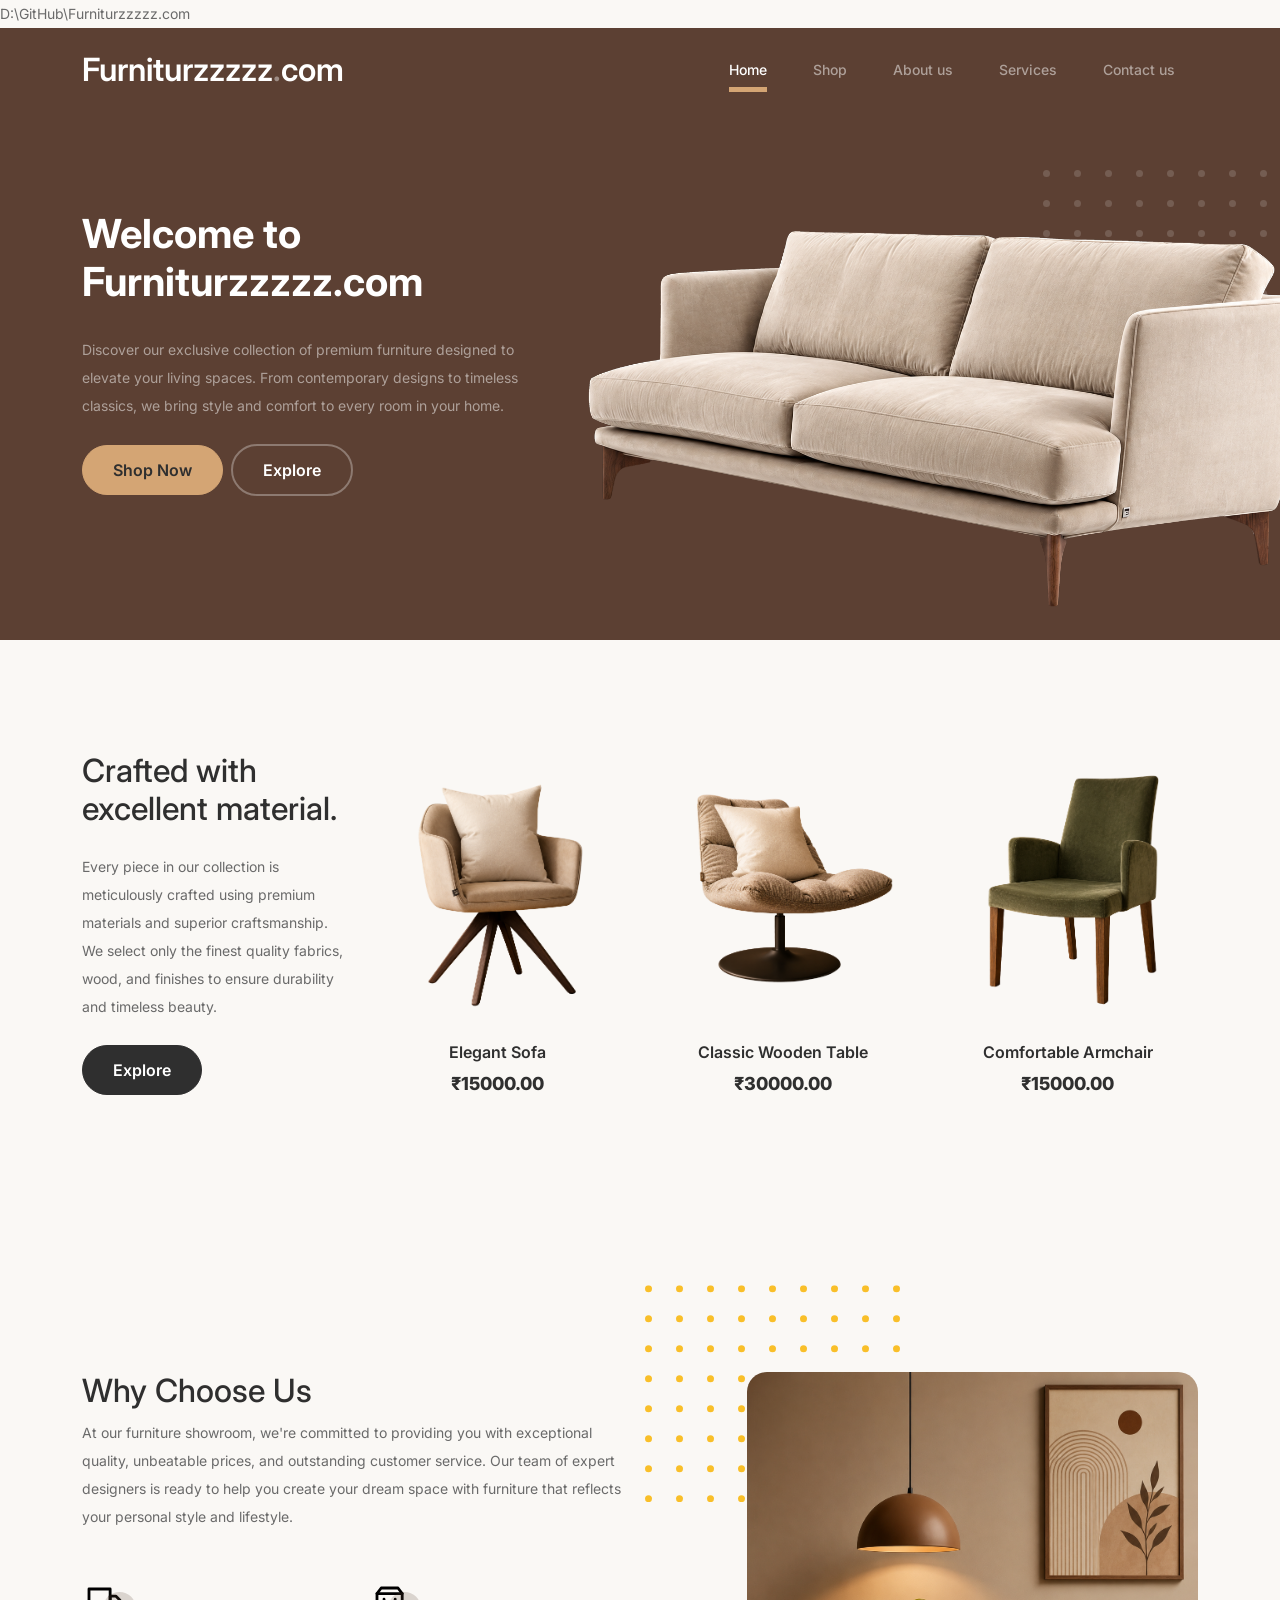
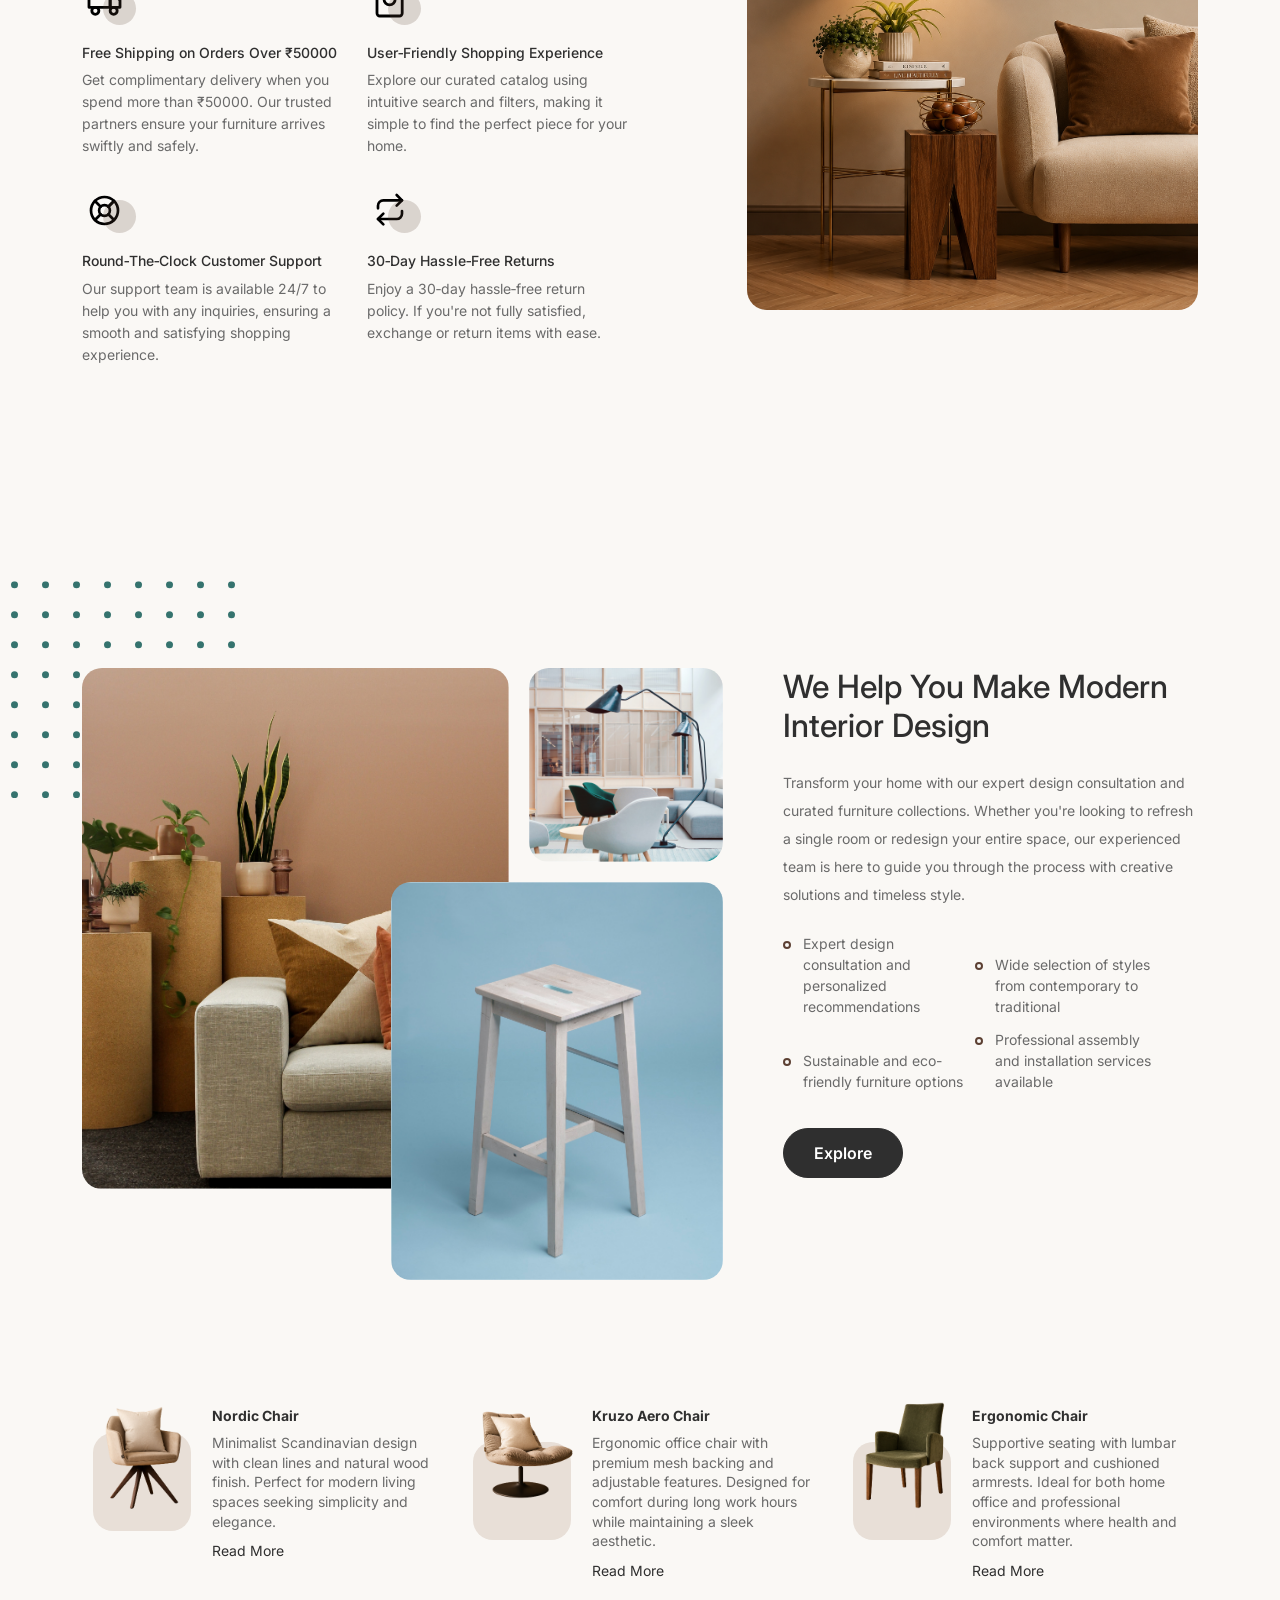
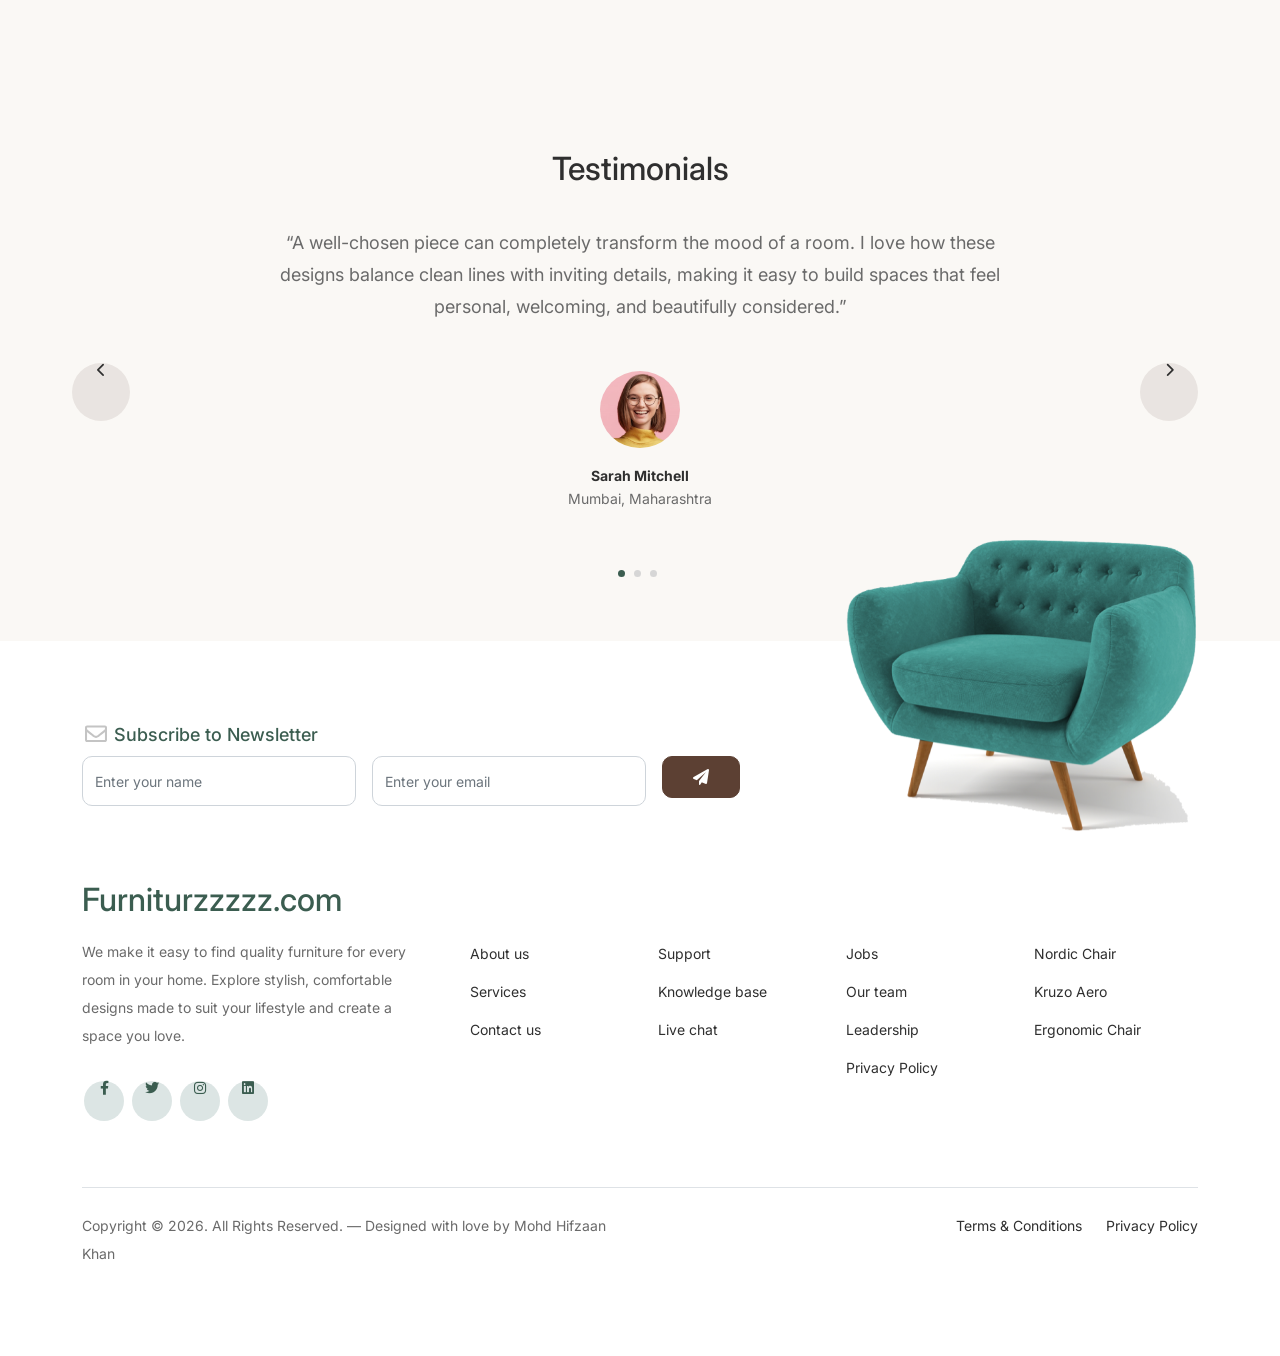
<file: index.html>
D:\GitHub\Furniturzzzzz.com<!-- /*
* Bootstrap 5
* Template Name: Furni
* Template Author: Untree.co
* Template URI: https://untree.co/
* License: https://creativecommons.org/licenses/by/3.0/
*/ -->
<!doctype html>
<html lang="en">

<head>
	<meta charset="utf-8">
	<meta name="viewport" content="width=device-width, initial-scale=1, shrink-to-fit=no">
	<meta name="author" content="Untree.co">
	<link rel="shortcut icon" href="favicon.png">

	<meta name="description" content="" />
	<meta name="keywords" content="bootstrap, bootstrap4" />

	<!-- Bootstrap CSS -->
	<link href="css/bootstrap.min.css" rel="stylesheet">
	<link href="https://cdnjs.cloudflare.com/ajax/libs/font-awesome/6.0.0-beta3/css/all.min.css" rel="stylesheet">
	<link href="css/tiny-slider.css" rel="stylesheet">
	<link href="css/style.css" rel="stylesheet">
	<title>Furniturzzzzz.com - Premium Furniture Collection</title>
</head>

<body>

	<!-- Start Header/Navigation -->
	<nav class="custom-navbar navbar navbar navbar-expand-md navbar-dark bg-dark" arial-label="Furni navigation bar">

		<div class="container">
			<a class="navbar-brand" href="index.html">Furniturzzzzz<span>.</span>com</a>

			<button class="navbar-toggler" type="button" data-bs-toggle="collapse" data-bs-target="#navbarsFurni"
				aria-controls="navbarsFurni" aria-expanded="false" aria-label="Toggle navigation">
				<span class="navbar-toggler-icon"></span>
			</button>

			<div class="collapse navbar-collapse" id="navbarsFurni">
				<ul class="custom-navbar-nav navbar-nav ms-auto mb-2 mb-md-0">
					<li class="nav-item active">
						<a class="nav-link" href="index.html">Home</a>
					</li>
					<li><a class="nav-link" href="shop.html">Shop</a></li>
					<li><a class="nav-link" href="about.html">About us</a></li>
					<li><a class="nav-link" href="services.html">Services</a></li>
					<!--<li><a class="nav-link" href="blog.html">Blog</a></li>-->
					<li><a class="nav-link" href="contact.html">Contact us</a></li>
				</ul>

				
			</div>
		</div>

	</nav>
	<!-- End Header/Navigation -->

	<!-- Start Hero Section -->
	<div class="hero">
		<div class="container">
			<div class="row justify-content-between">
				<div class="col-lg-5">
					<div class="intro-excerpt">
						<h1>Welcome to <span class="d-block">Furniturzzzzz.com</span></h1>
						<p class="mb-4">Discover our exclusive collection of premium furniture designed to elevate your
							living spaces. From contemporary designs to timeless classics, we bring style and comfort to
							every room in your home.</p>
						<p><a href="" class="btn btn-secondary me-2">Shop Now</a><a href="#"
								class="btn btn-white-outline">Explore</a></p>
					</div>
				</div>
				<div class="col-lg-7">
					<div class="hero-img-wrap">
						<img src="images/couch white.png" class="img-fluid">
					</div>
				</div>
			</div>
		</div>
	</div>
	<!-- End Hero Section -->

	<!-- Start Product Section -->
	<div class="product-section">
		<div class="container">
			<div class="row">

				<!-- Start Column 1 -->
				<div class="col-md-12 col-lg-3 mb-5 mb-lg-0">
					<h2 class="mb-4 section-title">Crafted with excellent material.</h2>
					<p class="mb-4">Every piece in our collection is meticulously crafted using premium materials and
						superior craftsmanship. We select only the finest quality fabrics, wood, and finishes to ensure
						durability and timeless beauty. </p>
					<p><a href="shop.html" class="btn">Explore</a></p>
				</div>
				<!-- End Column 1 -->

				<!-- Start Column 2 -->
				<div class="col-12 col-md-4 col-lg-3 mb-5 mb-md-0">
					<a class="product-item" href="cart.html">
						<img src="images/product 1.png" class="img-fluid product-thumbnail">
						<h3 class="product-title">Elegant Sofa</h3>
						<strong class="product-price">₹15000.00</strong>

						<span class="icon-cross">
							<img src="images/cross.svg" class="img-fluid">
						</span>
					</a>
				</div>
				<!-- End Column 2 -->

				<!-- Start Column 3 -->
				<div class="col-12 col-md-4 col-lg-3 mb-5 mb-md-0">
					<a class="product-item" href="cart.html">
						<img src="images/product 2.png" class="img-fluid product-thumbnail">
						<h3 class="product-title">Classic Wooden Table</h3>
						<strong class="product-price">₹30000.00</strong>

						<span class="icon-cross">
							<img src="images/cross.svg" class="img-fluid">
						</span>
					</a>
				</div>
				<!-- End Column 3 -->

				<!-- Start Column 4 -->
				<div class="col-12 col-md-4 col-lg-3 mb-5 mb-md-0">
					<a class="product-item" href="cart.html">
						<img src="images/produ.png" class="img-fluid product-thumbnail">
						<h3 class="product-title">Comfortable Armchair</h3>
						<strong class="product-price">₹15000.00</strong>

						<span class="icon-cross">
							<img src="images/cross.svg" class="img-fluid">
						</span>
					</a>
				</div>
				<!-- End Column 4 -->

			</div>
		</div>
	</div>
	<!-- End Product Section -->

	<!-- Start Why Choose Us Section -->
	<div class="why-choose-section">
		<div class="container">
			<div class="row justify-content-between">
				<div class="col-lg-6">
					<h2 class="section-title">Why Choose Us</h2>
					<p>At our furniture showroom, we're committed to providing you with exceptional quality, unbeatable
						prices, and outstanding customer service. Our team of expert designers is ready to help you
						create your dream space with furniture that reflects your personal style and lifestyle.</p>
					<div class="row my-5">
						<div class="col-6 col-md-6">
							<div class="feature">
								<div class="icon">
									<img src="images/truck.svg" alt="Image" class="imf-fluid">
								</div>
								<h3>Free Shipping on Orders Over ₹50000</h3>
								<p>Get complimentary delivery when you spend more than ₹50000. Our trusted partners
									ensure
									your furniture arrives swiftly and safely.</p>
							</div>
						</div>

						<div class="col-6 col-md-6">
							<div class="feature">
								<div class="icon">
									<img src="images/bag.svg" alt="Image" class="imf-fluid">
								</div>
								<h3>User‑Friendly Shopping Experience</h3>
								<p>Explore our curated catalog using intuitive search and filters, making it simple to
									find the perfect piece for your home.</p>
							</div>
						</div>

						<div class="col-6 col-md-6">
							<div class="feature">
								<div class="icon">
									<img src="images/support.svg" alt="Image" class="imf-fluid">
								</div>
								<h3>Round‑The‑Clock Customer Support</h3>
								<p>Our support team is available 24/7 to help you with any inquiries, ensuring a smooth
									and satisfying shopping experience.</p>
							</div>
						</div>

						<div class="col-6 col-md-6">
							<div class="feature">
								<div class="icon">
									<img src="images/return.svg" alt="Image" class="imf-fluid">
								</div>
								<h3>30‑Day Hassle‑Free Returns</h3>
								<p>Enjoy a 30‑day hassle‑free return policy. If you're not fully satisfied, exchange or
									return items with ease.</p>
							</div>
						</div>

					</div>
				</div>

				<div class="col-lg-5">
					<div class="img-wrap">
						<img src="images/choose us.png" alt="Image" class="img-fluid">
					</div>
				</div>

			</div>
		</div>
	</div>
	<!-- End Why Choose Us Section -->

	<!-- Start We Help Section -->
	<div class="we-help-section">
		<div class="container">
			<div class="row justify-content-between">
				<div class="col-lg-7 mb-5 mb-lg-0">
					<div class="imgs-grid">
						<div class="grid grid-1"><img src="images/img-grid-1.jpg" alt="Untree.co"></div>
						<div class="grid grid-2"><img src="images/img-grid-2.jpg" alt="Untree.co"></div>
						<div class="grid grid-3"><img src="images/img-grid-3.jpg" alt="Untree.co"></div>
					</div>
				</div>
				<div class="col-lg-5 ps-lg-5">
					<h2 class="section-title mb-4">We Help You Make Modern Interior Design</h2>
					<p>Transform your home with our expert design consultation and curated furniture collections.
						Whether you're looking to refresh a single room or redesign your entire space, our experienced
						team is here to guide you through the process with creative solutions and timeless style.</p>

					<ul class="list-unstyled custom-list my-4">
						<li>Expert design consultation and personalized recommendations</li>
						<li>Wide selection of styles from contemporary to traditional</li>
						<li>Sustainable and eco-friendly furniture options</li>
						<li>Professional assembly and installation services available</li>
					</ul>
					<p><a herf="#" class="btn">Explore</a></p>
				</div>
			</div>
		</div>
	</div>
	<!-- End We Help Section -->

	<!-- Start Popular Product -->
	<div class="popular-product">
		<div class="container">
			<div class="row">

				<div class="col-12 col-md-6 col-lg-4 mb-4 mb-lg-0">
					<div class="product-item-sm d-flex">
						<div class="thumbnail">
							<img src="images/product 1.png" alt="Image" class="img-fluid">
						</div>
						<div class="pt-3">
							<h3>Nordic Chair</h3>
							<p>Minimalist Scandinavian design with clean lines and natural wood finish. Perfect for
								modern living spaces seeking simplicity and elegance.</p>
							<p><a href="#">Read More</a></p>
						</div>
					</div>
				</div>

				<div class="col-12 col-md-6 col-lg-4 mb-4 mb-lg-0">
					<div class="product-item-sm d-flex">
						<div class="thumbnail">
							<img src="images/product 2.png" alt="Image" class="img-fluid">
						</div>
						<div class="pt-3">
							<h3>Kruzo Aero Chair</h3>
							<p>Ergonomic office chair with premium mesh backing and adjustable features. Designed for
								comfort during long work hours while maintaining a sleek aesthetic.</p>
							<p><a href="#">Read More</a></p>
						</div>
					</div>
				</div>

				<div class="col-12 col-md-6 col-lg-4 mb-4 mb-lg-0">
					<div class="product-item-sm d-flex">
						<div class="thumbnail">
							<img src="images/produ.png" alt="Image" class="img-fluid">
						</div>
						<div class="pt-3">
							<h3>Ergonomic Chair</h3>
							<p>Supportive seating with lumbar back support and cushioned armrests. Ideal for both home
								office and professional environments where health and comfort matter.</p>
							<p><a href="#">Read More</a></p>
						</div>
					</div>
				</div>

			</div>
		</div>
	</div>
	<!-- End Popular Product -->

	<!-- Start Testimonial Slider -->
	<div class="testimonial-section">
		<div class="container">
			<div class="row">
				<div class="col-lg-7 mx-auto text-center">
					<h2 class="section-title">Testimonials</h2>
				</div>
			</div>

			<div class="row justify-content-center">
				<div class="col-lg-12">
					<div class="testimonial-slider-wrap text-center">

						<div id="testimonial-nav">
							<span class="prev" data-controls="prev"><span class="fa fa-chevron-left"></span></span>
							<span class="next" data-controls="next"><span class="fa fa-chevron-right"></span></span>
						</div>

						<div class="testimonial-slider">

							<div class="item">
								<div class="row justify-content-center">
									<div class="col-lg-8 mx-auto">

										<div class="testimonial-block text-center">
											<blockquote class="mb-5">
															<p>&ldquo;A well-chosen piece can completely transform the mood of a room.
																	I love how these designs balance clean lines with inviting details,
																	making it easy to build spaces that feel personal, welcoming, and
																	beautifully considered.&rdquo;</p>
											</blockquote>

											<div class="author-info">
												<div class="author-pic">
													<img src="images/person-1.png" alt="Maria Jones" class="img-fluid">
												</div>
												<h3 class="font-weight-bold">Sarah Mitchell</h3>
												<span class="position d-block mb-3">Mumbai, Maharashtra</span>
											</div>
										</div>

									</div>
								</div>
							</div>
							<!-- END item -->

							<div class="item">
								<div class="row justify-content-center">
									<div class="col-lg-8 mx-auto">

										<div class="testimonial-block text-center">
											<blockquote class="mb-5">
															<p>&ldquo;I am delighted with the furniture I purchased. Every piece is
																beautifully designed, comfortable, and made with excellent quality.
																It has added warmth and style to my home, and the entire shopping
																experience was smooth and enjoyable.&rdquo;</p>
											</blockquote>

											<div class="author-info">
												<div class="author-pic">
													<img src="images/person-1.png" alt="Maria Jones" class="img-fluid">
												</div>
												<h3 class="font-weight-bold">Maria Jones</h3>
												<span class="position d-block mb-3">Lucknow, Uttar Pradesh</span>
											</div>
										</div>

									</div>
								</div>
							</div>
							<!-- END item -->

							<div class="item">
								<div class="row justify-content-center">
									<div class="col-lg-8 mx-auto">

										<div class="testimonial-block text-center">
											<blockquote class="mb-5">
														<p>&ldquo;The quality and design of every piece exceeded my expectations.
																	The furniture is comfortable, stylish, and built to last, while
																	adding a warm and welcoming feel to my home. I am very happy
																	with my purchase and the excellent service.&rdquo;</p>
											</blockquote>

											<div class="author-info">
												<div class="author-pic">
													<img src="images/person-1.png" alt="Maria Jones" class="img-fluid">
												</div>
												<h3 class="font-weight-bold">Maria Jones</h3>
												<span class="position d-block mb-3">Lucknow, Uttar Pradesh</span>
											</div>
										</div>

									</div>
								</div>
							</div>
							<!-- END item -->

						</div>

					</div>
				</div>
			</div>
		</div>
	</div>
	<!-- End Testimonial Slider -->

	<!-- Start Blog Section -->
	<!--<div class="blog-section">
		<div class="container">
			<div class="row mb-5">
				<div class="col-md-6">
					<h2 class="section-title">Recent Blog</h2>
				</div>
				<div class="col-md-6 text-start text-md-end">
					<a href="#" class="more">View All Posts</a>
				</div>
			</div>

			<div class="row">

				<div class="col-12 col-sm-6 col-md-4 mb-4 mb-md-0">
					<div class="post-entry">
						<a href="#" class="post-thumbnail"><img src="images/something.png" alt="Image"
								class="img-fluid"></a>
						<div class="post-content-entry">
							<h3><a href="#">First Time Home Owner Ideas</a></h3>
							<div class="meta">
								<span>by <a href="#">Kristin Watson</a></span> <span>on <a href="#">Dec 19,
										2021</a></span>
							</div>
						</div>
					</div>
				</div>

				<div class="col-12 col-sm-6 col-md-4 mb-4 mb-md-0">
					<div class="post-entry">
						<a href="#" class="post-thumbnail"><img src="images/post-2.jpg" alt="Image"
								class="img-fluid"></a>
						<div class="post-content-entry">
							<h3><a href="#">How To Keep Your Furniture Clean</a></h3>
							<div class="meta">
								<span>by <a href="#">Robert Fox</a></span> <span>on <a href="#">Dec 15, 2021</a></span>
							</div>
						</div>
					</div>
				</div>

				<div class="col-12 col-sm-6 col-md-4 mb-4 mb-md-0">
					<div class="post-entry">
						<a href="#" class="post-thumbnail"><img src="images/post-3.jpg" alt="Image"
								class="img-fluid"></a>
						<div class="post-content-entry">
							<h3><a href="#">Small Space Furniture Apartment Ideas</a></h3>
							<div class="meta">
								<span>by <a href="#">Kristin Watson</a></span> <span>on <a href="#">Dec 12,
										2021</a></span>
							</div>
						</div>
					</div>
				</div>

			</div>
		</div>
	</div>-->
	<!-- End Blog Section -->

	<!-- Start Footer Section -->
	<footer class="footer-section">
		<div class="container relative">

			<div class="sofa-img">
				<img src="images/sofa.png" alt="Image" class="img-fluid">
			</div>

			<div class="row">
				<div class="col-lg-8">
					<div class="subscription-form">
						<h3 class="d-flex align-items-center"><span class="me-1"><img src="images/envelope-outline.svg"
									alt="Image" class="img-fluid"></span><span>Subscribe to Newsletter</span></h3>

						<form action="https://formspree.io/f/xyeyzvgo" class="row g-3" method="POST">
							<div class="col-auto">
								<input type="text" name="name" class="form-control" placeholder="Enter your name">
							</div>
							<div class="col-auto">
								<input type="email" name="email" class="form-control" placeholder="Enter your email">
							</div>
							<div class="col-auto">
								<button class="btn btn-primary">
									<span class="fa fa-paper-plane"></span>
								</button>
							</div>
						</form>

					</div>
				</div>
			</div>

			<div class="row g-5 mb-5">
				<div class="col-lg-4">
					<div class="mb-4 footer-logo-wrap"><a href="#" class="footer-logo">Furniturzzzzz<span>.</span>com</a></div>
					<p class="mb-4">We make it easy to find quality furniture for every room in your home. Explore stylish,
						comfortable designs made to suit your lifestyle and create a space you love.</p>

					<ul class="list-unstyled custom-social">
						<li><a href="#"><span class="fa fa-brands fa-facebook-f"></span></a></li>
						<li><a href="#"><span class="fa fa-brands fa-twitter"></span></a></li>
						<li><a href="#"><span class="fa fa-brands fa-instagram"></span></a></li>
						<li><a href="#"><span class="fa fa-brands fa-linkedin"></span></a></li>
					</ul>
				</div>

				<div class="col-lg-8">
					<div class="row links-wrap">
						<div class="col-6 col-sm-6 col-md-3">
							<ul class="list-unstyled">
								<li><a href="about.html">About us</a></li>
								<li><a href="services.html">Services</a></li>
								<!-- <li><a href="blog.html">Blog</a></li> -->
								<li><a href="contact.html">Contact us</a></li>
							</ul>
						</div>

						<div class="col-6 col-sm-6 col-md-3">
							<ul class="list-unstyled">
								<li><a href="#">Support</a></li>
								<li><a href="#">Knowledge base</a></li>
								<li><a href="#">Live chat</a></li>
							</ul>
						</div>

						<div class="col-6 col-sm-6 col-md-3">
							<ul class="list-unstyled">
								<li><a href="#">Jobs</a></li>
								<li><a href="#">Our team</a></li>
								<li><a href="#">Leadership</a></li>
								<li><a href="#">Privacy Policy</a></li>
							</ul>
						</div>

						<div class="col-6 col-sm-6 col-md-3">
							<ul class="list-unstyled">
								<li><a href="#">Nordic Chair</a></li>
								<li><a href="#">Kruzo Aero</a></li>
								<li><a href="#">Ergonomic Chair</a></li>
							</ul>
						</div>
					</div>
				</div>

			</div>

			<div class="border-top copyright">
				<div class="row pt-4">
					<div class="col-lg-6">
						<p class="mb-2 text-center text-lg-start">Copyright &copy;
							<script>document.write(new Date().getFullYear());</script>. All Rights Reserved. &mdash;
							Designed with love by Mohd Hifzaan Khan
							<!-- License information: https://untree.co/license/ -->
						</p>
					</div>

					<div class="col-lg-6 text-center text-lg-end">
						<ul class="list-unstyled d-inline-flex ms-auto">
							<li class="me-4"><a href="#">Terms &amp; Conditions</a></li>
							<li><a href="#">Privacy Policy</a></li>
						</ul>
					</div>

				</div>
			</div>

		</div>
	</footer>
	<!-- End Footer Section -->


	<script src="js/bootstrap.bundle.min.js"></script>
	<script src="js/tiny-slider.js"></script>
	<script src="js/custom.js"></script>
</body>

</html>
</file>
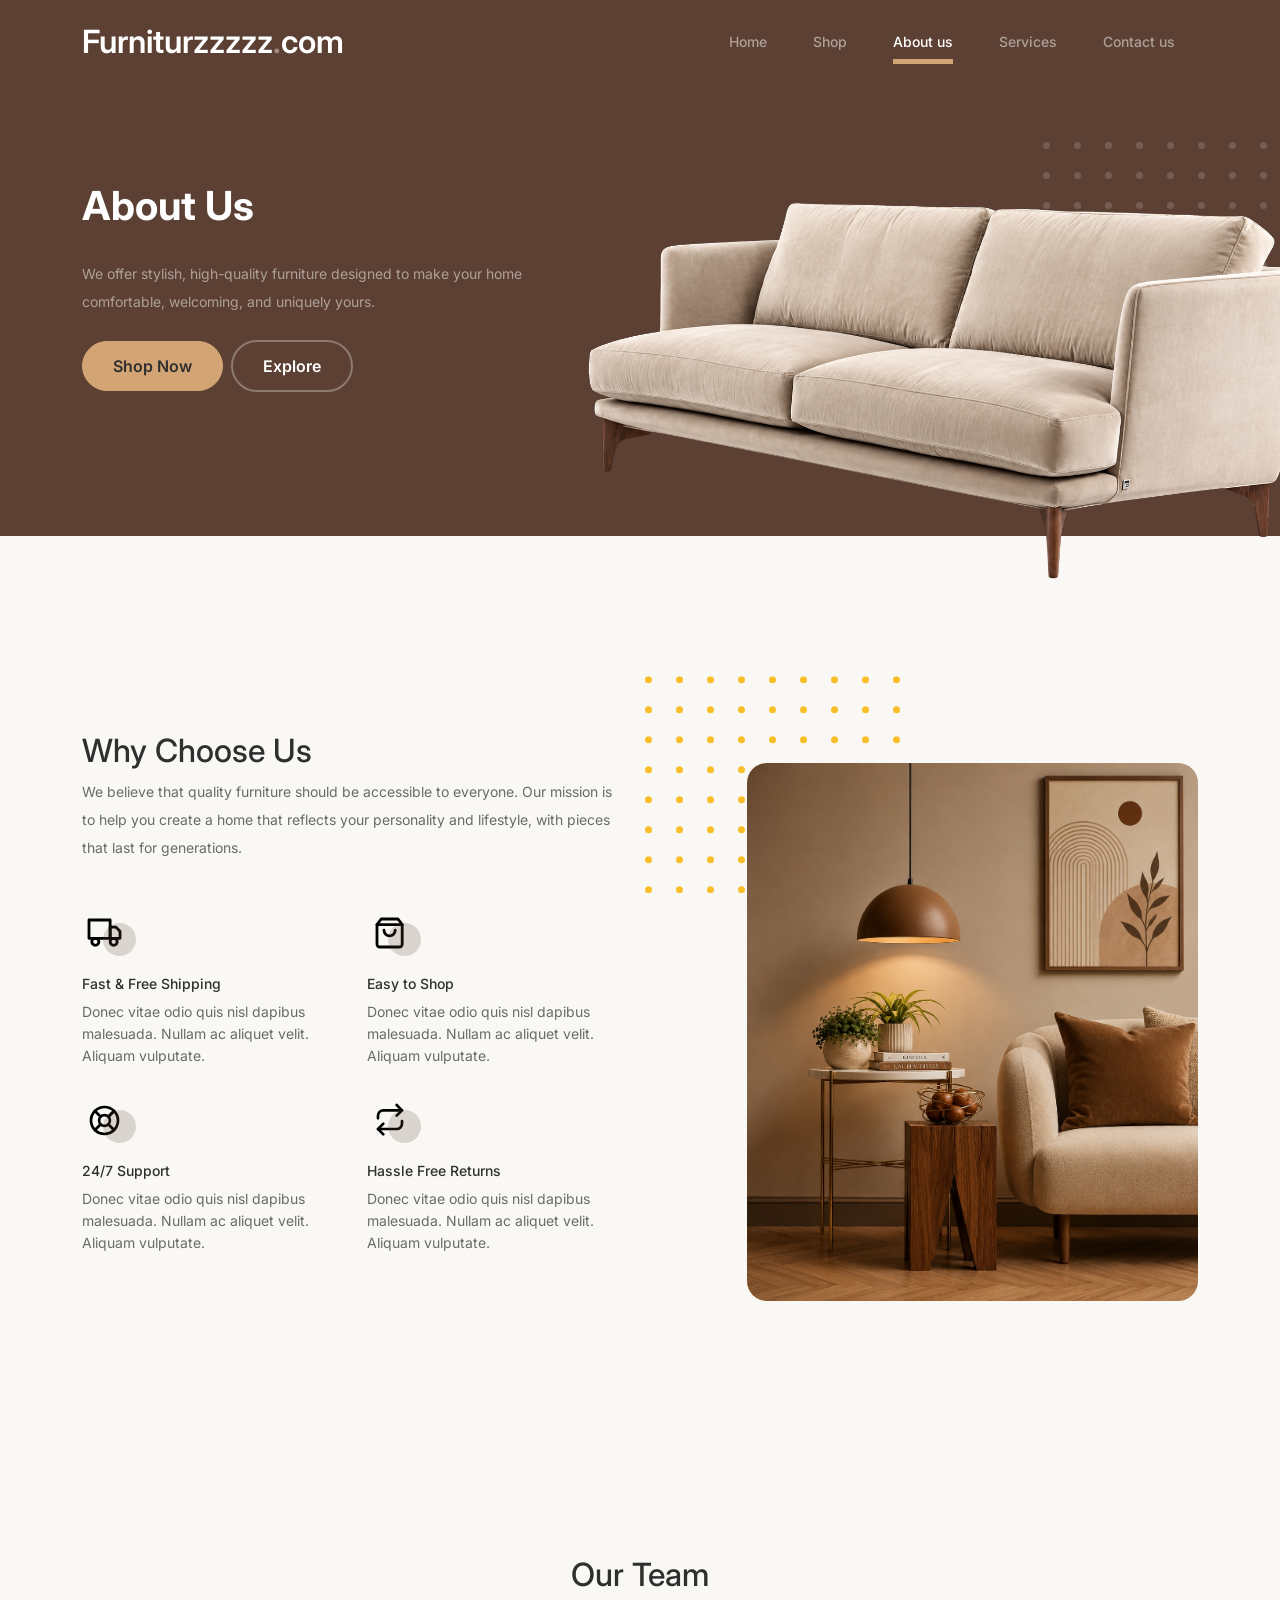
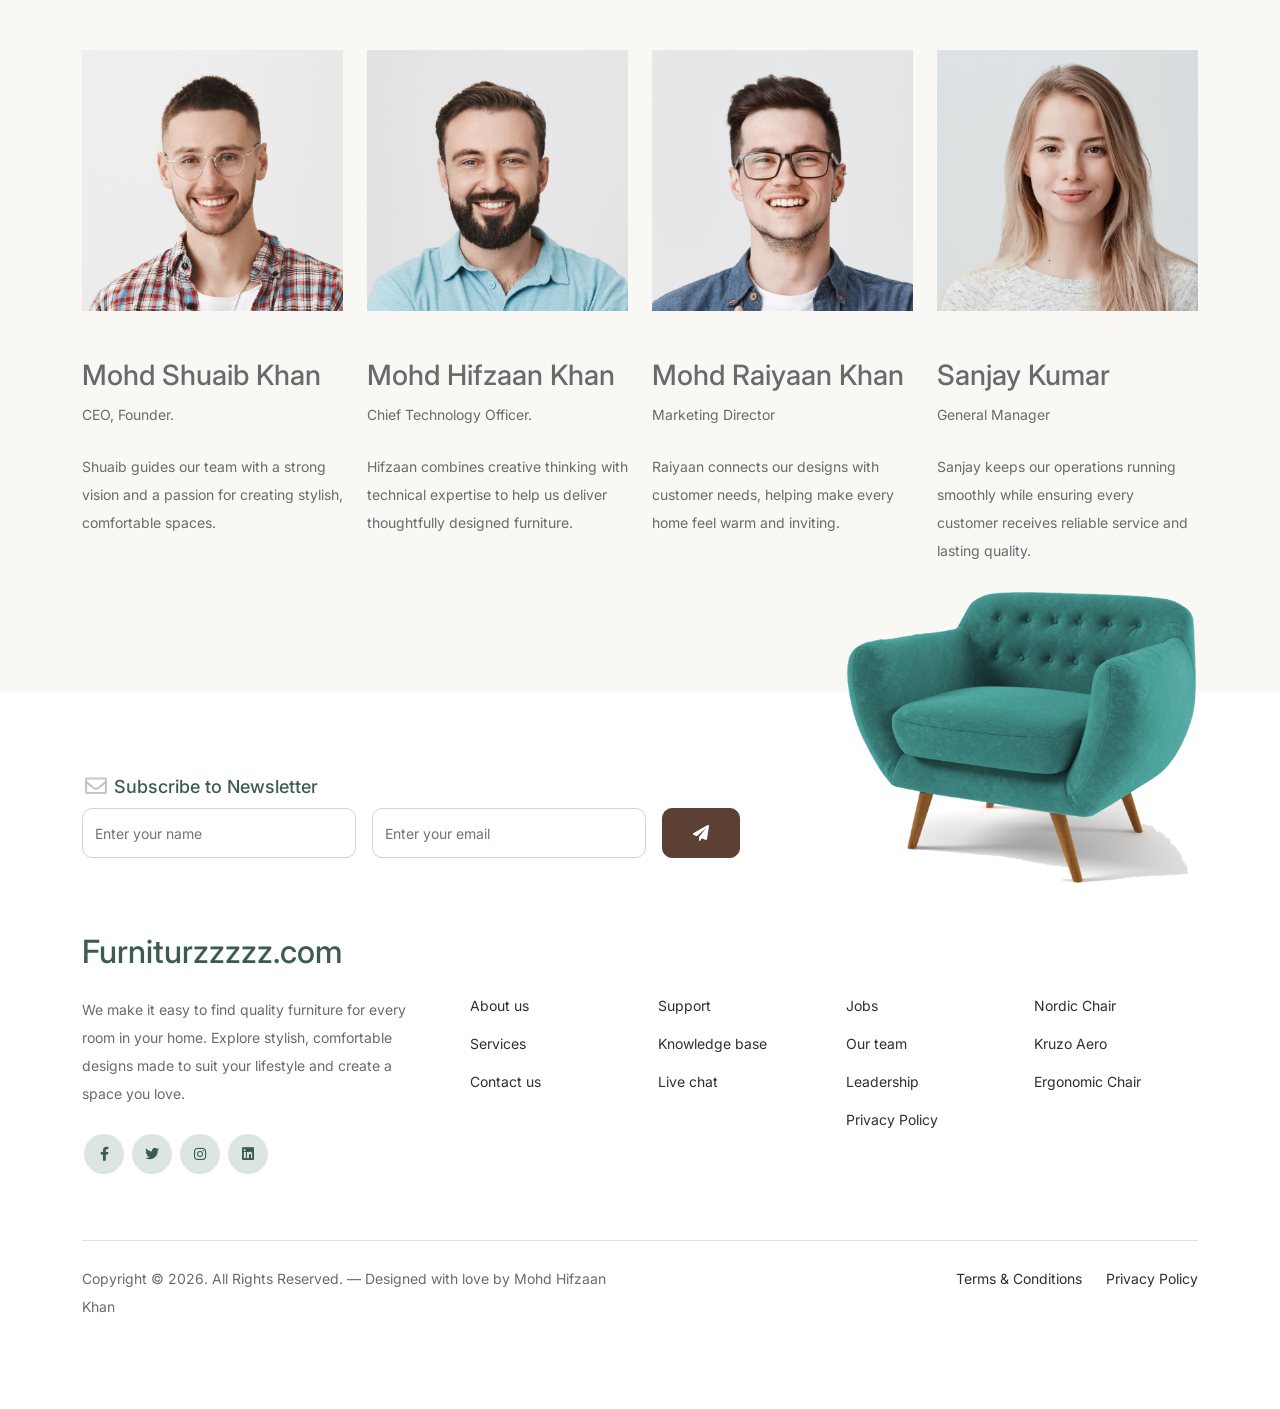
<file: about.html>
<!-- /*
* Bootstrap 5
* Template Name: Furni
* Template Author: Untree.co
* Template URI: https://untree.co/
* License: https://creativecommons.org/licenses/by/3.0/
*/ -->
<!doctype html>
<html lang="en">
<head>
  <meta charset="utf-8">
  <meta name="viewport" content="width=device-width, initial-scale=1, shrink-to-fit=no">
  <meta name="author" content="Untree.co">
  <link rel="shortcut icon" href="favicon.png">

  <meta name="description" content="" />
  <meta name="keywords" content="bootstrap, bootstrap4" />

		<!-- Bootstrap CSS -->
		<link href="css/bootstrap.min.css" rel="stylesheet">
		<link href="https://cdnjs.cloudflare.com/ajax/libs/font-awesome/6.0.0-beta3/css/all.min.css" rel="stylesheet">
		<link href="css/tiny-slider.css" rel="stylesheet">
		<link href="css/style.css" rel="stylesheet">
		<title>Furniturzzzzz.com</title>
	</head>

	<body>

		<!-- Start Header/Navigation -->
		<nav class="custom-navbar navbar navbar navbar-expand-md navbar-dark bg-dark" arial-label="Furni navigation bar">

			<div class="container">
				<a class="navbar-brand" href="index.html">Furniturzzzzz<span>.</span>com</a>

				<button class="navbar-toggler" type="button" data-bs-toggle="collapse" data-bs-target="#navbarsFurni" aria-controls="navbarsFurni" aria-expanded="false" aria-label="Toggle navigation">
					<span class="navbar-toggler-icon"></span>
				</button>

				<div class="collapse navbar-collapse" id="navbarsFurni">
					<ul class="custom-navbar-nav navbar-nav ms-auto mb-2 mb-md-0">
						<li class="nav-item ">
							<a class="nav-link" href="index.html">Home</a>
						</li>
						<li><a class="nav-link" href="shop.html">Shop</a></li>
						<li class="active"><a class="nav-link" href="about.html">About us</a></li>
						<li><a class="nav-link" href="services.html">Services</a></li>
						<!--<li><a class="nav-link" href="blog.html">Blog</a></li>-->
						<li><a class="nav-link" href="contact.html">Contact us</a></li>
					</ul>

					<!--<ul class="custom-navbar-cta navbar-nav mb-2 mb-md-0 ms-5">
						<li><a class="nav-link" href="#"><img src="images/user.svg"></a></li>
						<li><a class="nav-link" href="cart.html"><img src="images/cart.svg"></a></li>
					</ul>-->
				</div>
			</div>
				
		</nav>
		<!-- End Header/Navigation -->

		<!-- Start Hero Section -->
			<div class="hero">
				<div class="container">
					<div class="row justify-content-between">
						<div class="col-lg-5">
							<div class="intro-excerpt">
								<h1>About Us</h1>
								<p class="mb-4">We offer stylish, high-quality furniture designed to make your home comfortable, welcoming, and uniquely yours.</p>
								<p><a href="" class="btn btn-secondary me-2">Shop Now</a><a href="#" class="btn btn-white-outline">Explore</a></p>
							</div>
						</div>
						<div class="col-lg-7">
							<div class="hero-img-wrap">
								<img src="images/couch white.png" class="img-fluid"><br>
							</div><br>
						</div>
					</div>
				</div>
			</div>
		<!-- End Hero Section -->

		<br>
		<br>
		<br>

		<!-- Start Why Choose Us Section -->
		<div class="why-choose-section">
			<div class="container">
				<div class="row justify-content-between align-items-center">
					<div class="col-lg-6">
						<h2 class="section-title">Why Choose Us</h2>
				<p>We believe that quality furniture should be accessible to everyone. Our mission is to help you create a home that reflects your personality and lifestyle, with pieces that last for generations.</p>
						<div class="row my-5">
							<div class="col-6 col-md-6">
								<div class="feature">
									<div class="icon">
										<img src="images/truck.svg" alt="Image" class="imf-fluid">
									</div>
									<h3>Fast &amp; Free Shipping</h3>
									<p>Donec vitae odio quis nisl dapibus malesuada. Nullam ac aliquet velit. Aliquam vulputate.</p>
								</div>
							</div>

							<div class="col-6 col-md-6">
								<div class="feature">
									<div class="icon">
										<img src="images/bag.svg" alt="Image" class="imf-fluid">
									</div>
									<h3>Easy to Shop</h3>
									<p>Donec vitae odio quis nisl dapibus malesuada. Nullam ac aliquet velit. Aliquam vulputate.</p>
								</div>
							</div>

							<div class="col-6 col-md-6">
								<div class="feature">
									<div class="icon">
										<img src="images/support.svg" alt="Image" class="imf-fluid">
									</div>
									<h3>24/7 Support</h3>
									<p>Donec vitae odio quis nisl dapibus malesuada. Nullam ac aliquet velit. Aliquam vulputate.</p>
								</div>
							</div>

							<div class="col-6 col-md-6">
								<div class="feature">
									<div class="icon">
										<img src="images/return.svg" alt="Image" class="imf-fluid">
									</div>
									<h3>Hassle Free Returns</h3>
									<p>Donec vitae odio quis nisl dapibus malesuada. Nullam ac aliquet velit. Aliquam vulputate.</p>
								</div>
							</div>

						</div>
					</div>

					<div class="col-lg-5">
						<div class="img-wrap">
							<img src="images/choose us.png" alt="Image" class="img-fluid">
						</div>
					</div>

				</div>
			</div>
		</div>
		<!-- End Why Choose Us Section -->

		<!-- Start Team Section -->
		<div class="untree_co-section">
			<div class="container">

				<div class="row mb-5">
					<div class="col-lg-5 mx-auto text-center">
						<h2 class="section-title">Our Team</h2>
					</div>
				</div>

				<div class="row">

					<!-- Start Column 1 -->
					<div class="col-12 col-md-6 col-lg-3 mb-5 mb-md-0">
						<img src="images/person_1.jpg" class="img-fluid mb-5">
						<h3 clas><span class="">Mohd</span> Shuaib Khan</h3>
							<span class="d-block position mb-4">CEO, Founder.</span>
			<p>Shuaib guides our team with a strong vision and a passion for creating stylish, comfortable spaces.</p>
					</div> 
					<!-- End Column 1 -->

					<!-- Start Column 2 -->
					<div class="col-12 col-md-6 col-lg-3 mb-5 mb-md-0">
						<img src="images/person_2.jpg" class="img-fluid mb-5">

						<h3 clas><span class="">Mohd</span> Hifzaan Khan</h3>
						<span class="d-block position mb-4">Chief Technology Officer.</span>
			<p>Hifzaan combines creative thinking with technical expertise to help us deliver thoughtfully designed furniture.</p>

					</div> 
					<!-- End Column 2 -->

					<!-- Start Column 3 -->
					<div class="col-12 col-md-6 col-lg-3 mb-5 mb-md-0">
						<img src="images/person_3.jpg" class="img-fluid mb-5">
						<h3 clas><span class="">Mohd </span>Raiyaan Khan</h3>
            <span class="d-block position mb-4">Marketing Director</span>
			<p>Raiyaan connects our designs with customer needs, helping make every home feel warm and inviting.</p>
					</div> 
					<!-- End Column 3 -->

					<!-- Start Column 4 -->
					<div class="col-12 col-md-6 col-lg-3 mb-5 mb-md-0">
						<img src="images/person_4.jpg" class="img-fluid mb-5">

						<h3 clas><span class="">Sanjay</span> Kumar</h3>
            <span class="d-block position mb-4">General Manager</span>
			<p>Sanjay keeps our operations running smoothly while ensuring every customer receives reliable service and lasting quality.</p>

          
					</div> 
					<!-- End Column 4 -->

					

				</div>
			</div>
		</div>
		<!-- End Team Section -->

		

		<!-- Start Testimonial Slider -->
		<footer class="footer-section">
		<div class="container relative">

			<div class="sofa-img">
				<img src="images/sofa.png" alt="Image" class="img-fluid">
			</div>

			<div class="row">
				<div class="col-lg-8">
					<div class="subscription-form">
						<h3 class="d-flex align-items-center"><span class="me-1"><img src="images/envelope-outline.svg"
									alt="Image" class="img-fluid"></span><span>Subscribe to Newsletter</span></h3>

						<form action="https://formspree.io/f/xyeyzvgo" class="row g-3" method="POST">
							<div class="col-auto">
								<input type="text" name="name" class="form-control" placeholder="Enter your name">
							</div>
							<div class="col-auto">
								<input type="email" name="email" class="form-control" placeholder="Enter your email">
							</div>
							<div class="col-auto">
								<button class="btn btn-primary">
									<span class="fa fa-paper-plane"></span>
								</button>
							</div>
						</form>

					</div>
				</div>
			</div>

			<div class="row g-5 mb-5">
				<div class="col-lg-4">
					<div class="mb-4 footer-logo-wrap"><a href="#" class="footer-logo">Furniturzzzzz<span>.</span>com</a></div>
					<p class="mb-4">We make it easy to find quality furniture for every room in your home. Explore stylish,
						comfortable designs made to suit your lifestyle and create a space you love.</p>

					<ul class="list-unstyled custom-social">
						<li><a href="#"><span class="fa fa-brands fa-facebook-f"></span></a></li>
						<li><a href="#"><span class="fa fa-brands fa-twitter"></span></a></li>
						<li><a href="#"><span class="fa fa-brands fa-instagram"></span></a></li>
						<li><a href="#"><span class="fa fa-brands fa-linkedin"></span></a></li>
					</ul>
				</div>

				<div class="col-lg-8">
					<div class="row links-wrap">
						<div class="col-6 col-sm-6 col-md-3">
							<ul class="list-unstyled">
								<li><a href="about.html">About us</a></li>
								<li><a href="services.html">Services</a></li>
								<!-- <li><a href="blog.html">Blog</a></li> -->
								<li><a href="contact.html">Contact us</a></li>
							</ul>
						</div>

						<div class="col-6 col-sm-6 col-md-3">
							<ul class="list-unstyled">
								<li><a href="#">Support</a></li>
								<li><a href="#">Knowledge base</a></li>
								<li><a href="#">Live chat</a></li>
							</ul>
						</div>

						<div class="col-6 col-sm-6 col-md-3">
							<ul class="list-unstyled">
								<li><a href="#">Jobs</a></li>
								<li><a href="#">Our team</a></li>
								<li><a href="#">Leadership</a></li>
								<li><a href="#">Privacy Policy</a></li>
							</ul>
						</div>

						<div class="col-6 col-sm-6 col-md-3">
							<ul class="list-unstyled">
								<li><a href="#">Nordic Chair</a></li>
								<li><a href="#">Kruzo Aero</a></li>
								<li><a href="#">Ergonomic Chair</a></li>
							</ul>
						</div>
					</div>
				</div>

			</div>

			<div class="border-top copyright">
				<div class="row pt-4">
					<div class="col-lg-6">
						<p class="mb-2 text-center text-lg-start">Copyright &copy;
							<script>document.write(new Date().getFullYear());</script>. All Rights Reserved. &mdash;
							Designed with love by Mohd Hifzaan Khan
							<!-- License information: https://untree.co/license/ -->
						</p>
					</div>

					<div class="col-lg-6 text-center text-lg-end">
						<ul class="list-unstyled d-inline-flex ms-auto">
							<li class="me-4"><a href="#">Terms &amp; Conditions</a></li>
							<li><a href="#">Privacy Policy</a></li>
						</ul>
					</div>

				</div>
			</div>

		</div>
	</footer>
		<!-- End Footer Section -->	


		<script src="js/bootstrap.bundle.min.js"></script>
		<script src="js/tiny-slider.js"></script>
		<script src="js/custom.js"></script>
	</body>

</html>
</file>
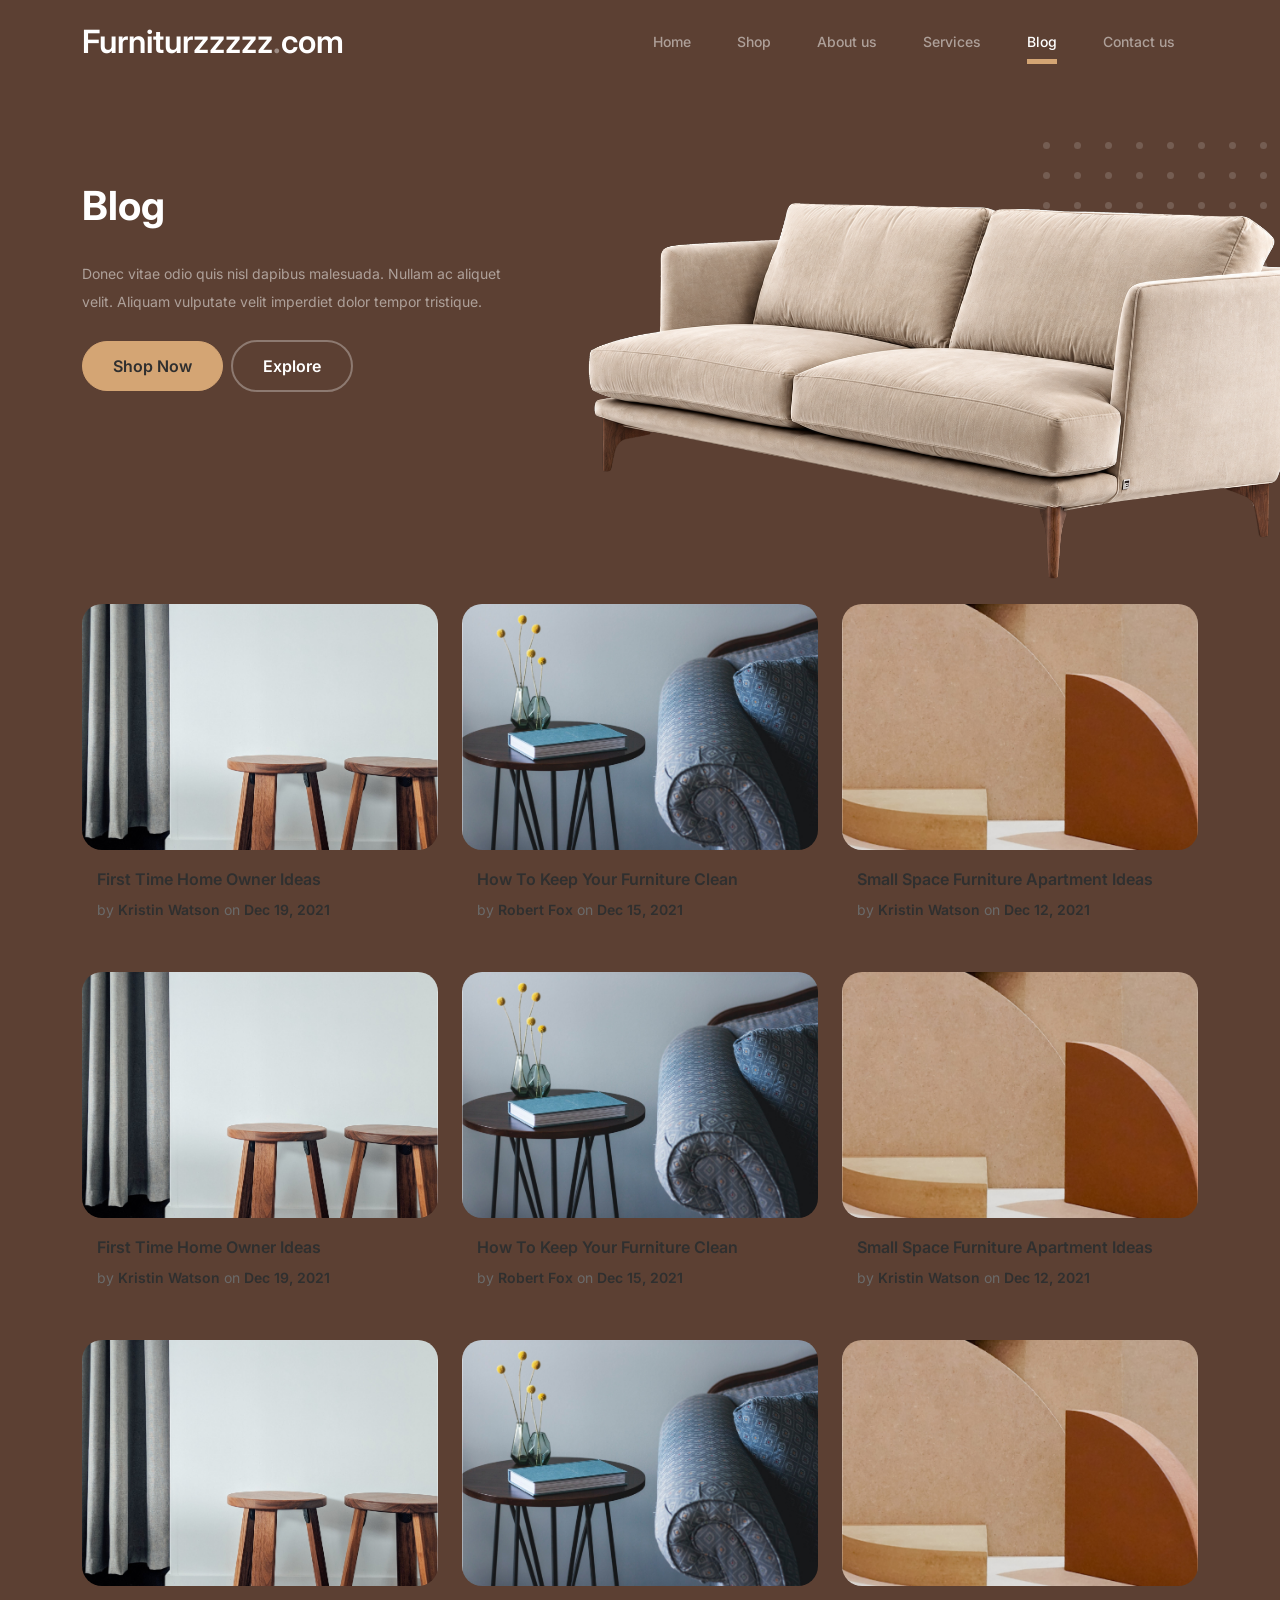
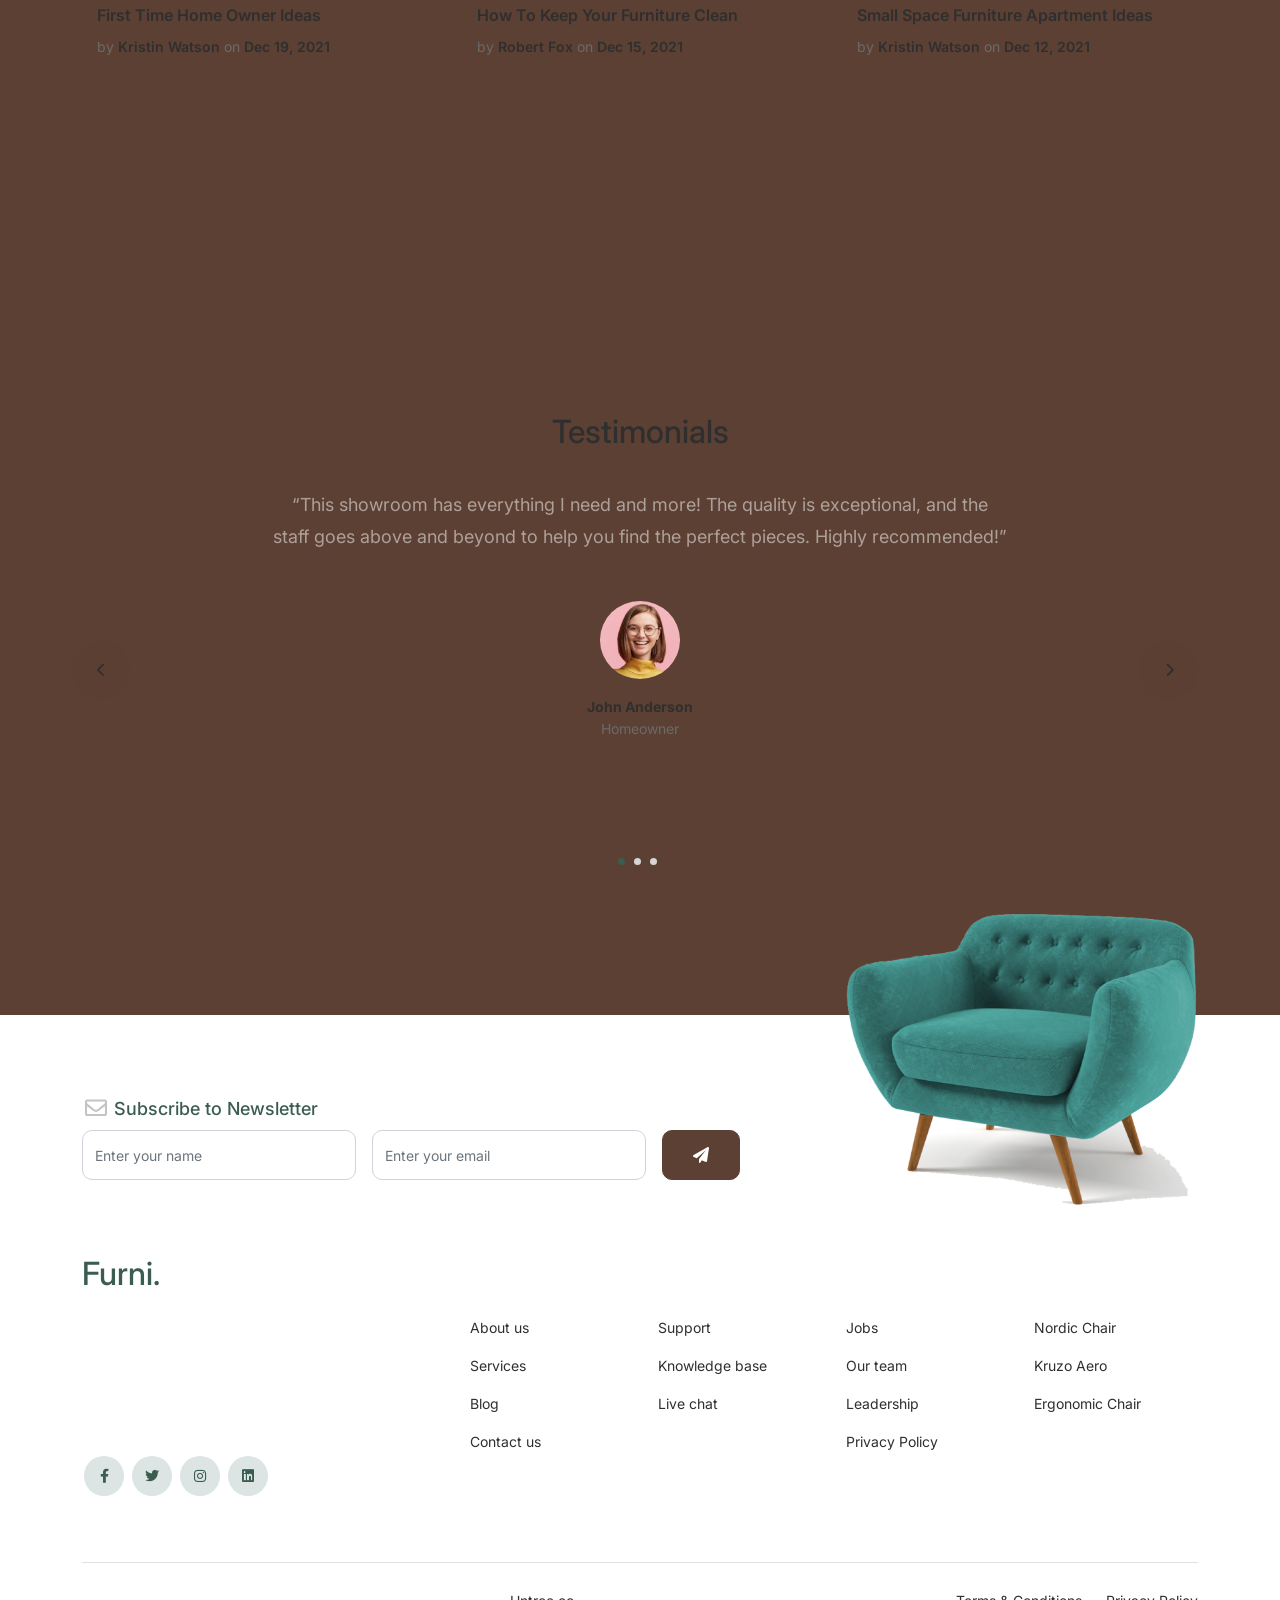
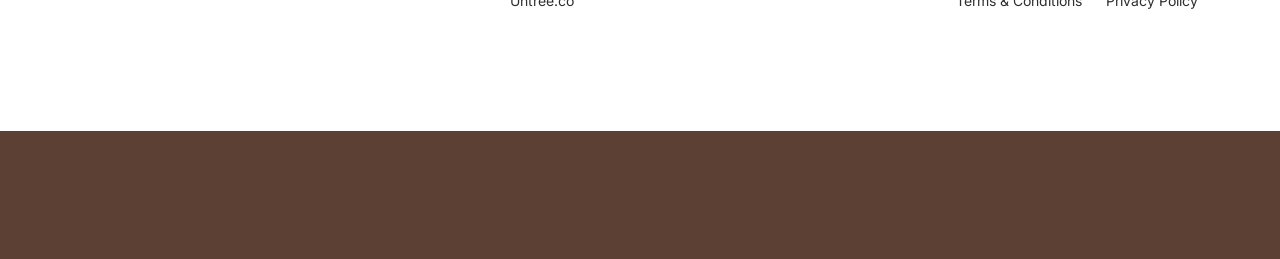
<file: blog.html>
<!-- /*
* Bootstrap 5
* Template Name: Furni
* Template Author: Untree.co
* Template URI: https://untree.co/
* License: https://creativecommons.org/licenses/by/3.0/
*/ -->
<!doctype html>
<html lang="en">
<head>
  <meta charset="utf-8">
  <meta name="viewport" content="width=device-width, initial-scale=1, shrink-to-fit=no">
  <meta name="author" content="Untree.co">
  <link rel="shortcut icon" href="favicon.png">

  <meta name="description" content="" />
  <meta name="keywords" content="bootstrap, bootstrap4" />

		<!-- Bootstrap CSS -->
		<link href="css/bootstrap.min.css" rel="stylesheet">
		<link href="https://cdnjs.cloudflare.com/ajax/libs/font-awesome/6.0.0-beta3/css/all.min.css" rel="stylesheet">
		<link href="css/tiny-slider.css" rel="stylesheet">
		<link href="css/style.css" rel="stylesheet">
		<title>Furni Free Bootstrap 5 Template for Furniture and Interior Design Websites by Untree.co </title>
	</head>

	<body>

		<!-- Start Header/Navigation -->
		<nav class="custom-navbar navbar navbar navbar-expand-md navbar-dark bg-dark" arial-label="Furni navigation bar">

			<div class="container">
				<a class="navbar-brand" href="index.html">Furniturzzzzz<span>.</span>com</a>

				<button class="navbar-toggler" type="button" data-bs-toggle="collapse" data-bs-target="#navbarsFurni" aria-controls="navbarsFurni" aria-expanded="false" aria-label="Toggle navigation">
					<span class="navbar-toggler-icon"></span>
				</button>

				<div class="collapse navbar-collapse" id="navbarsFurni">
					<ul class="custom-navbar-nav navbar-nav ms-auto mb-2 mb-md-0">
						<li class="nav-item">
							<a class="nav-link" href="index.html">Home</a>
						</li>
						<li><a class="nav-link" href="shop.html">Shop</a></li>
						<li><a class="nav-link" href="about.html">About us</a></li>
						<li><a class="nav-link" href="services.html">Services</a></li>
						<li class="active"><a class="nav-link" href="blog.html">Blog</a></li>
						<li><a class="nav-link" href="contact.html">Contact us</a></li>
					</ul>

					
				</div>
			</div>
				
		</nav>
		<!-- End Header/Navigation -->

		<!-- Start Hero Section -->
			<div class="hero">
				<div class="container">
					<div class="row justify-content-between">
						<div class="col-lg-5">
							<div class="intro-excerpt">
								<h1>Blog</h1>
								<p class="mb-4">Donec vitae odio quis nisl dapibus malesuada. Nullam ac aliquet velit. Aliquam vulputate velit imperdiet dolor tempor tristique.</p>
								<p><a href="" class="btn btn-secondary me-2">Shop Now</a><a href="#" class="btn btn-white-outline">Explore</a></p>
							</div>
						</div>
						<div class="col-lg-7">
							<div class="hero-img-wrap">
						<img src="images/couch white.png" class="img-fluid">
					</div><br>
					</div>
				</div>
			</div>
		<!-- End Hero Section -->

		<br>
		<br>
		<br>

		<!-- Start Blog Section -->
		<div class="blog-section">
			<div class="container">
				
				<div class="row">

					<div class="col-12 col-sm-6 col-md-4 mb-5">
						<div class="post-entry">
							<a href="#" class="post-thumbnail"><img src="images/post-1.jpg" alt="Image" class="img-fluid"></a>
							<div class="post-content-entry">
								<h3><a href="#">First Time Home Owner Ideas</a></h3>
								<div class="meta">
									<span>by <a href="#">Kristin Watson</a></span> <span>on <a href="#">Dec 19, 2021</a></span>
								</div>
							</div>
						</div>
					</div>

					<div class="col-12 col-sm-6 col-md-4 mb-5">
						<div class="post-entry">
							<a href="#" class="post-thumbnail"><img src="images/post-2.jpg" alt="Image" class="img-fluid"></a>
							<div class="post-content-entry">
								<h3><a href="#">How To Keep Your Furniture Clean</a></h3>
								<div class="meta">
									<span>by <a href="#">Robert Fox</a></span> <span>on <a href="#">Dec 15, 2021</a></span>
								</div>
							</div>
						</div>
					</div>

					<div class="col-12 col-sm-6 col-md-4 mb-5">
						<div class="post-entry">
							<a href="#" class="post-thumbnail"><img src="images/post-3.jpg" alt="Image" class="img-fluid"></a>
							<div class="post-content-entry">
								<h3><a href="#">Small Space Furniture Apartment Ideas</a></h3>
								<div class="meta">
									<span>by <a href="#">Kristin Watson</a></span> <span>on <a href="#">Dec 12, 2021</a></span>
								</div>
							</div>
						</div>
					</div>

					<div class="col-12 col-sm-6 col-md-4 mb-5">
						<div class="post-entry">
							<a href="#" class="post-thumbnail"><img src="images/post-1.jpg" alt="Image" class="img-fluid"></a>
							<div class="post-content-entry">
								<h3><a href="#">First Time Home Owner Ideas</a></h3>
								<div class="meta">
									<span>by <a href="#">Kristin Watson</a></span> <span>on <a href="#">Dec 19, 2021</a></span>
								</div>
							</div>
						</div>
					</div>

					<div class="col-12 col-sm-6 col-md-4 mb-5">
						<div class="post-entry">
							<a href="#" class="post-thumbnail"><img src="images/post-2.jpg" alt="Image" class="img-fluid"></a>
							<div class="post-content-entry">
								<h3><a href="#">How To Keep Your Furniture Clean</a></h3>
								<div class="meta">
									<span>by <a href="#">Robert Fox</a></span> <span>on <a href="#">Dec 15, 2021</a></span>
								</div>
							</div>
						</div>
					</div>

					<div class="col-12 col-sm-6 col-md-4 mb-5">
						<div class="post-entry">
							<a href="#" class="post-thumbnail"><img src="images/post-3.jpg" alt="Image" class="img-fluid"></a>
							<div class="post-content-entry">
								<h3><a href="#">Small Space Furniture Apartment Ideas</a></h3>
								<div class="meta">
									<span>by <a href="#">Kristin Watson</a></span> <span>on <a href="#">Dec 12, 2021</a></span>
								</div>
							</div>
						</div>
					</div>

					<div class="col-12 col-sm-6 col-md-4 mb-5">
						<div class="post-entry">
							<a href="#" class="post-thumbnail"><img src="images/post-1.jpg" alt="Image" class="img-fluid"></a>
							<div class="post-content-entry">
								<h3><a href="#">First Time Home Owner Ideas</a></h3>
								<div class="meta">
									<span>by <a href="#">Kristin Watson</a></span> <span>on <a href="#">Dec 19, 2021</a></span>
								</div>
							</div>
						</div>
					</div>

					<div class="col-12 col-sm-6 col-md-4 mb-5">
						<div class="post-entry">
							<a href="#" class="post-thumbnail"><img src="images/post-2.jpg" alt="Image" class="img-fluid"></a>
							<div class="post-content-entry">
								<h3><a href="#">How To Keep Your Furniture Clean</a></h3>
								<div class="meta">
									<span>by <a href="#">Robert Fox</a></span> <span>on <a href="#">Dec 15, 2021</a></span>
								</div>
							</div>
						</div>
					</div>

					<div class="col-12 col-sm-6 col-md-4 mb-5">
						<div class="post-entry">
							<a href="#" class="post-thumbnail"><img src="images/post-3.jpg" alt="Image" class="img-fluid"></a>
							<div class="post-content-entry">
								<h3><a href="#">Small Space Furniture Apartment Ideas</a></h3>
								<div class="meta">
									<span>by <a href="#">Kristin Watson</a></span> <span>on <a href="#">Dec 12, 2021</a></span>
								</div>
							</div>
						</div>
					</div>

				</div>
			</div>
		</div>
		<!-- End Blog Section -->	

		

		<!-- Start Testimonial Slider -->
		<div class="testimonial-section before-footer-section">
			<div class="container">
				<div class="row">
					<div class="col-lg-7 mx-auto text-center">
						<h2 class="section-title">Testimonials</h2>
					</div>
				</div>

				<div class="row justify-content-center">
					<div class="col-lg-12">
						<div class="testimonial-slider-wrap text-center">

							<div id="testimonial-nav">
								<span class="prev" data-controls="prev"><span class="fa fa-chevron-left"></span></span>
								<span class="next" data-controls="next"><span class="fa fa-chevron-right"></span></span>
							</div>

							<div class="testimonial-slider">
								
								<div class="item">
									<div class="row justify-content-center">
										<div class="col-lg-8 mx-auto">

											<div class="testimonial-block text-center">
												<blockquote class="mb-5">
											<p>&ldquo;This showroom has everything I need and more! The quality is exceptional, and the staff goes above and beyond to help you find the perfect pieces. Highly recommended!&rdquo;</p>
										</blockquote>

										<div class="author-info">
											<div class="author-pic">
												<img src="images/person-1.png" alt="John Anderson" class="img-fluid">
											</div>
											<h3 class="font-weight-bold">John Anderson</h3>
											<span class="position d-block mb-3">Homeowner</span>
												</div>
											</div>

										</div>
									</div>
								</div> 
								<!-- END item -->

								<div class="item">
									<div class="row justify-content-center">
										<div class="col-lg-8 mx-auto">

											<div class="testimonial-block text-center">
												<blockquote class="mb-5">
													<p>&ldquo;Donec facilisis quam ut purus rutrum lobortis. Donec vitae odio quis nisl dapibus malesuada. Nullam ac aliquet velit. Aliquam vulputate velit imperdiet dolor tempor tristique. Pellentesque habitant morbi tristique senectus et netus et malesuada fames ac turpis egestas. Integer convallis volutpat dui quis scelerisque.&rdquo;</p>
												</blockquote>

												<div class="author-info">
													<div class="author-pic">
														<img src="images/person-1.png" alt="Maria Jones" class="img-fluid">
													</div>
													<h3 class="font-weight-bold">Maria Jones</h3>
													<span class="position d-block mb-3">CEO, Co-Founder, XYZ Inc.</span>
												</div>
											</div>

										</div>
									</div>
								</div> 
								<!-- END item -->

								<div class="item">
									<div class="row justify-content-center">
										<div class="col-lg-8 mx-auto">

											<div class="testimonial-block text-center">
												<blockquote class="mb-5">
													<p>&ldquo;Donec facilisis quam ut purus rutrum lobortis. Donec vitae odio quis nisl dapibus malesuada. Nullam ac aliquet velit. Aliquam vulputate velit imperdiet dolor tempor tristique. Pellentesque habitant morbi tristique senectus et netus et malesuada fames ac turpis egestas. Integer convallis volutpat dui quis scelerisque.&rdquo;</p>
												</blockquote>

												<div class="author-info">
													<div class="author-pic">
														<img src="images/person-1.png" alt="Maria Jones" class="img-fluid">
													</div>
													<h3 class="font-weight-bold">Maria Jones</h3>
													<span class="position d-block mb-3">CEO, Co-Founder, XYZ Inc.</span>
												</div>
											</div>

										</div>
									</div>
								</div> 
								<!-- END item -->

							</div>

						</div>
					</div>
				</div>
			</div>
		</div>
		<!-- End Testimonial Slider -->

		

		<!-- Start Footer Section -->
		<footer class="footer-section">
			<div class="container relative">

				<div class="sofa-img">
					<img src="images/sofa.png" alt="Image" class="img-fluid">
				</div>

				<div class="row">
					<div class="col-lg-8">
						<div class="subscription-form">
							<h3 class="d-flex align-items-center"><span class="me-1"><img src="images/envelope-outline.svg" alt="Image" class="img-fluid"></span><span>Subscribe to Newsletter</span></h3>

							<form action="#" class="row g-3">
								<div class="col-auto">
									<input type="text" class="form-control" placeholder="Enter your name">
								</div>
								<div class="col-auto">
									<input type="email" class="form-control" placeholder="Enter your email">
								</div>
								<div class="col-auto">
									<button class="btn btn-primary">
										<span class="fa fa-paper-plane"></span>
									</button>
								</div>
							</form>

						</div>
					</div>
				</div>

				<div class="row g-5 mb-5">
					<div class="col-lg-4">
						<div class="mb-4 footer-logo-wrap"><a href="#" class="footer-logo">Furni<span>.</span></a></div>
						<p class="mb-4">Premium furniture for modern living. We specialize in contemporary and classic designs that bring style and comfort to every room. Visit us today to discover your perfect home furnishings.</p>

						<ul class="list-unstyled custom-social">
							<li><a href="#"><span class="fa fa-brands fa-facebook-f"></span></a></li>
							<li><a href="#"><span class="fa fa-brands fa-twitter"></span></a></li>
							<li><a href="#"><span class="fa fa-brands fa-instagram"></span></a></li>
							<li><a href="#"><span class="fa fa-brands fa-linkedin"></span></a></li>
						</ul>
					</div>

					<div class="col-lg-8">
						<div class="row links-wrap">
							<div class="col-6 col-sm-6 col-md-3">
								<ul class="list-unstyled">
									<li><a href="#">About us</a></li>
									<li><a href="#">Services</a></li>
									<li><a href="#">Blog</a></li>
									<li><a href="#">Contact us</a></li>
								</ul>
							</div>

							<div class="col-6 col-sm-6 col-md-3">
								<ul class="list-unstyled">
									<li><a href="#">Support</a></li>
									<li><a href="#">Knowledge base</a></li>
									<li><a href="#">Live chat</a></li>
								</ul>
							</div>

							<div class="col-6 col-sm-6 col-md-3">
								<ul class="list-unstyled">
									<li><a href="#">Jobs</a></li>
									<li><a href="#">Our team</a></li>
									<li><a href="#">Leadership</a></li>
									<li><a href="#">Privacy Policy</a></li>
								</ul>
							</div>

							<div class="col-6 col-sm-6 col-md-3">
								<ul class="list-unstyled">
									<li><a href="#">Nordic Chair</a></li>
									<li><a href="#">Kruzo Aero</a></li>
									<li><a href="#">Ergonomic Chair</a></li>
								</ul>
							</div>
						</div>
					</div>

				</div>

				<div class="border-top copyright">
					<div class="row pt-4">
						<div class="col-lg-6">
							<p class="mb-2 text-center text-lg-start">Copyright &copy;<script>document.write(new Date().getFullYear());</script>. All Rights Reserved. &mdash; Designed with love by <a href="https://untree.co">Untree.co</a> Distributed By <a hreff="https://themewagon.com">ThemeWagon</a>  <!-- License information: https://untree.co/license/ -->
            </p>
						</div>

						<div class="col-lg-6 text-center text-lg-end">
							<ul class="list-unstyled d-inline-flex ms-auto">
								<li class="me-4"><a href="#">Terms &amp; Conditions</a></li>
								<li><a href="#">Privacy Policy</a></li>
							</ul>
						</div>

					</div>
				</div>

			</div>
		</footer>
		<!-- End Footer Section -->	


		<script src="js/bootstrap.bundle.min.js"></script>
		<script src="js/tiny-slider.js"></script>
		<script src="js/custom.js"></script>
	</body>

</html>
</file>
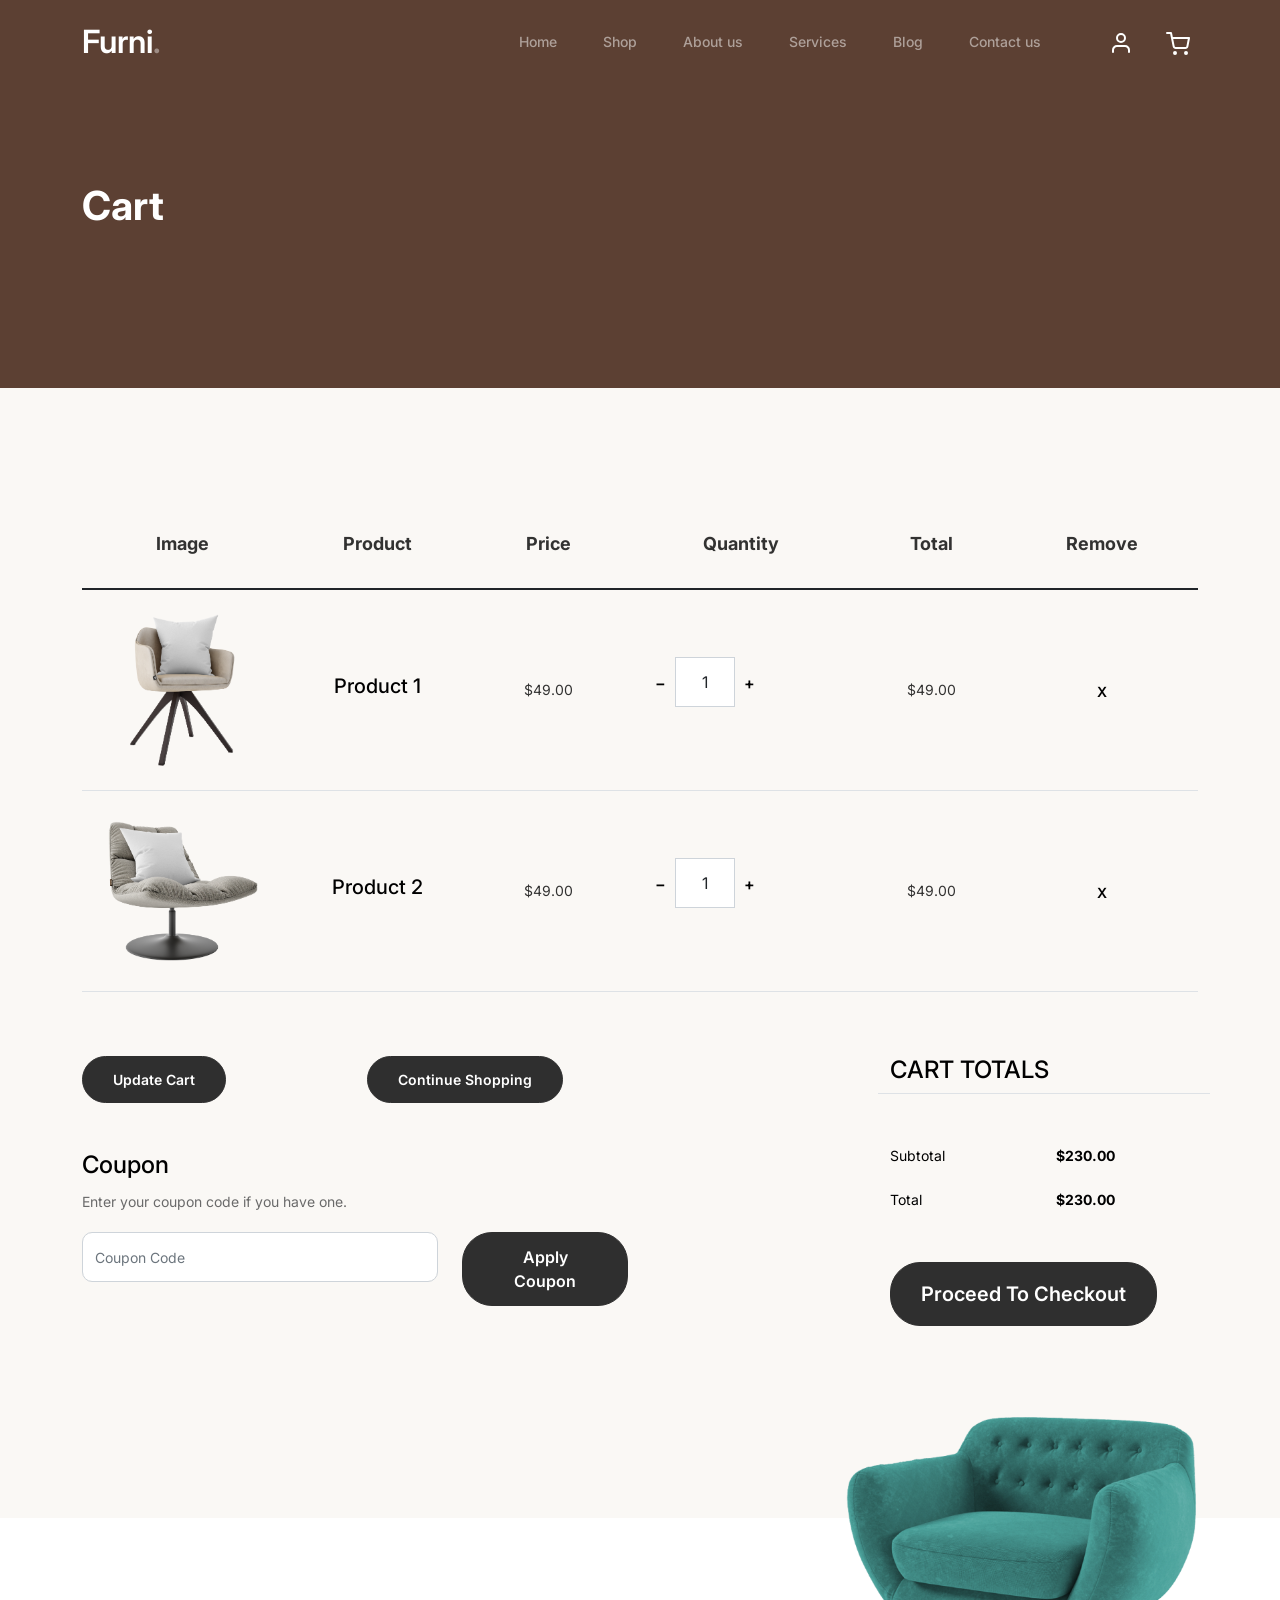
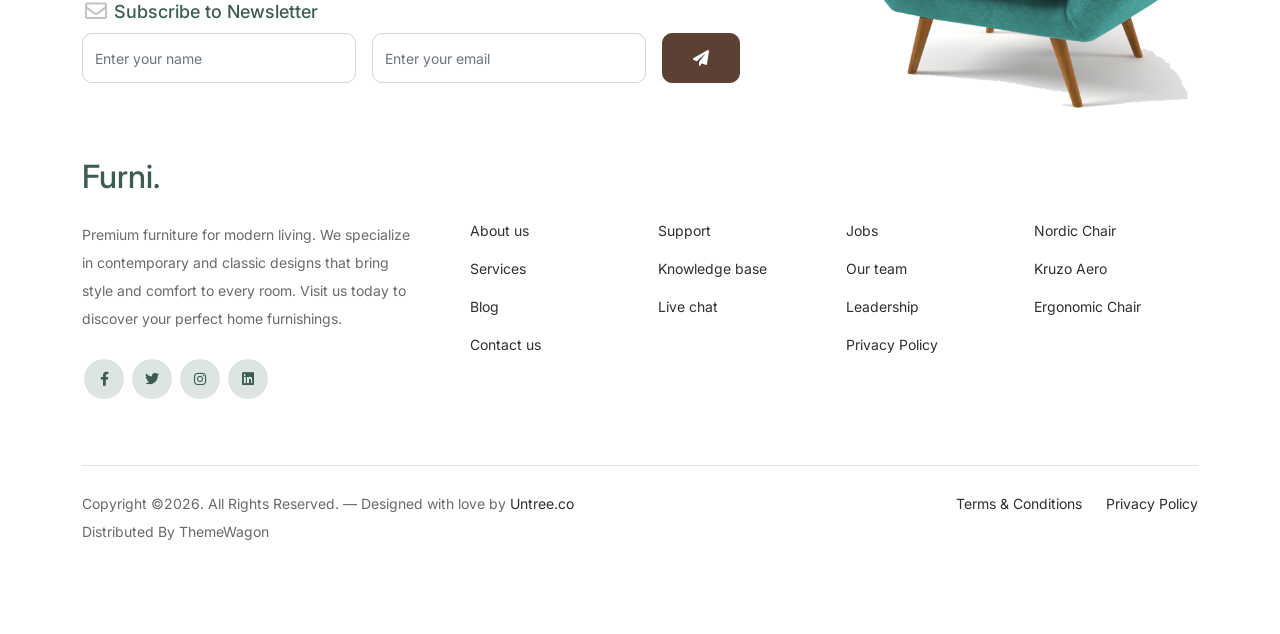
<file: cart.html>
<!-- /*
* Bootstrap 5
* Template Name: Furni
* Template Author: Untree.co
* Template URI: https://untree.co/
* License: https://creativecommons.org/licenses/by/3.0/
*/ -->
<!doctype html>
<html lang="en">
<head>
  <meta charset="utf-8">
  <meta name="viewport" content="width=device-width, initial-scale=1, shrink-to-fit=no">
  <meta name="author" content="Untree.co">
  <link rel="shortcut icon" href="favicon.png">

  <meta name="description" content="" />
  <meta name="keywords" content="bootstrap, bootstrap4" />

		<!-- Bootstrap CSS -->
		<link href="css/bootstrap.min.css" rel="stylesheet">
		<link href="https://cdnjs.cloudflare.com/ajax/libs/font-awesome/6.0.0-beta3/css/all.min.css" rel="stylesheet">
		<link href="css/tiny-slider.css" rel="stylesheet">
		<link href="css/style.css" rel="stylesheet">
		<title>Furni Free Bootstrap 5 Template for Furniture and Interior Design Websites by Untree.co </title>
	</head>

	<body>

		<!-- Start Header/Navigation -->
		<nav class="custom-navbar navbar navbar navbar-expand-md navbar-dark bg-dark" arial-label="Furni navigation bar">

			<div class="container">
				<a class="navbar-brand" href="index.html">Furni<span>.</span></a>

				<button class="navbar-toggler" type="button" data-bs-toggle="collapse" data-bs-target="#navbarsFurni" aria-controls="navbarsFurni" aria-expanded="false" aria-label="Toggle navigation">
					<span class="navbar-toggler-icon"></span>
				</button>

				<div class="collapse navbar-collapse" id="navbarsFurni">
					<ul class="custom-navbar-nav navbar-nav ms-auto mb-2 mb-md-0">
						<li class="nav-item ">
							<a class="nav-link" href="index.html">Home</a>
						</li>
						<li><a class="nav-link" href="shop.html">Shop</a></li>
						<li><a class="nav-link" href="about.html">About us</a></li>
						<li><a class="nav-link" href="services.html">Services</a></li>
						<li><a class="nav-link" href="blog.html">Blog</a></li>
						<li><a class="nav-link" href="contact.html">Contact us</a></li>
					</ul>

					<ul class="custom-navbar-cta navbar-nav mb-2 mb-md-0 ms-5">
						<li><a class="nav-link" href="#"><img src="images/user.svg"></a></li>
						<li><a class="nav-link" href="cart.html"><img src="images/cart.svg"></a></li>
					</ul>
				</div>
			</div>
				
		</nav>
		<!-- End Header/Navigation -->

		<!-- Start Hero Section -->
			<div class="hero">
				<div class="container">
					<div class="row justify-content-between">
						<div class="col-lg-5">
							<div class="intro-excerpt">
								<h1>Cart</h1>
							</div>
						</div>
						<div class="col-lg-7">
							
						</div>
					</div>
				</div>
			</div>
		<!-- End Hero Section -->

		

		<div class="untree_co-section before-footer-section">
            <div class="container">
              <div class="row mb-5">
                <form class="col-md-12" method="post">
                  <div class="site-blocks-table">
                    <table class="table">
                      <thead>
                        <tr>
                          <th class="product-thumbnail">Image</th>
                          <th class="product-name">Product</th>
                          <th class="product-price">Price</th>
                          <th class="product-quantity">Quantity</th>
                          <th class="product-total">Total</th>
                          <th class="product-remove">Remove</th>
                        </tr>
                      </thead>
                      <tbody>
                        <tr>
                          <td class="product-thumbnail">
                            <img src="images/product-1.png" alt="Image" class="img-fluid">
                          </td>
                          <td class="product-name">
                            <h2 class="h5 text-black">Product 1</h2>
                          </td>
                          <td>$49.00</td>
                          <td>
                            <div class="input-group mb-3 d-flex align-items-center quantity-container" style="max-width: 120px;">
                              <div class="input-group-prepend">
                                <button class="btn btn-outline-black decrease" type="button">&minus;</button>
                              </div>
                              <input type="text" class="form-control text-center quantity-amount" value="1" placeholder="" aria-label="Example text with button addon" aria-describedby="button-addon1">
                              <div class="input-group-append">
                                <button class="btn btn-outline-black increase" type="button">&plus;</button>
                              </div>
                            </div>
        
                          </td>
                          <td>$49.00</td>
                          <td><a href="#" class="btn btn-black btn-sm">X</a></td>
                        </tr>
        
                        <tr>
                          <td class="product-thumbnail">
                            <img src="images/product-2.png" alt="Image" class="img-fluid">
                          </td>
                          <td class="product-name">
                            <h2 class="h5 text-black">Product 2</h2>
                          </td>
                          <td>$49.00</td>
                          <td>
                            <div class="input-group mb-3 d-flex align-items-center quantity-container" style="max-width: 120px;">
                              <div class="input-group-prepend">
                                <button class="btn btn-outline-black decrease" type="button">&minus;</button>
                              </div>
                              <input type="text" class="form-control text-center quantity-amount" value="1" placeholder="" aria-label="Example text with button addon" aria-describedby="button-addon1">
                              <div class="input-group-append">
                                <button class="btn btn-outline-black increase" type="button">&plus;</button>
                              </div>
                            </div>
        
                          </td>
                          <td>$49.00</td>
                          <td><a href="#" class="btn btn-black btn-sm">X</a></td>
                        </tr>
                      </tbody>
                    </table>
                  </div>
                </form>
              </div>
        
              <div class="row">
                <div class="col-md-6">
                  <div class="row mb-5">
                    <div class="col-md-6 mb-3 mb-md-0">
                      <button class="btn btn-black btn-sm btn-block">Update Cart</button>
                    </div>
                    <div class="col-md-6">
                      <button class="btn btn-outline-black btn-sm btn-block">Continue Shopping</button>
                    </div>
                  </div>
                  <div class="row">
                    <div class="col-md-12">
                      <label class="text-black h4" for="coupon">Coupon</label>
                      <p>Enter your coupon code if you have one.</p>
                    </div>
                    <div class="col-md-8 mb-3 mb-md-0">
                      <input type="text" class="form-control py-3" id="coupon" placeholder="Coupon Code">
                    </div>
                    <div class="col-md-4">
                      <button class="btn btn-black">Apply Coupon</button>
                    </div>
                  </div>
                </div>
                <div class="col-md-6 pl-5">
                  <div class="row justify-content-end">
                    <div class="col-md-7">
                      <div class="row">
                        <div class="col-md-12 text-right border-bottom mb-5">
                          <h3 class="text-black h4 text-uppercase">Cart Totals</h3>
                        </div>
                      </div>
                      <div class="row mb-3">
                        <div class="col-md-6">
                          <span class="text-black">Subtotal</span>
                        </div>
                        <div class="col-md-6 text-right">
                          <strong class="text-black">$230.00</strong>
                        </div>
                      </div>
                      <div class="row mb-5">
                        <div class="col-md-6">
                          <span class="text-black">Total</span>
                        </div>
                        <div class="col-md-6 text-right">
                          <strong class="text-black">$230.00</strong>
                        </div>
                      </div>
        
                      <div class="row">
                        <div class="col-md-12">
                          <button class="btn btn-black btn-lg py-3 btn-block" onclick="window.location='checkout.html'">Proceed To Checkout</button>
                        </div>
                      </div>
                    </div>
                  </div>
                </div>
              </div>
            </div>
          </div>
		

		<!-- Start Footer Section -->
		<footer class="footer-section">
			<div class="container relative">

				<div class="sofa-img">
					<img src="images/sofa.png" alt="Image" class="img-fluid">
				</div>

				<div class="row">
					<div class="col-lg-8">
						<div class="subscription-form">
							<h3 class="d-flex align-items-center"><span class="me-1"><img src="images/envelope-outline.svg" alt="Image" class="img-fluid"></span><span>Subscribe to Newsletter</span></h3>

							<form action="#" class="row g-3">
								<div class="col-auto">
									<input type="text" class="form-control" placeholder="Enter your name">
								</div>
								<div class="col-auto">
									<input type="email" class="form-control" placeholder="Enter your email">
								</div>
								<div class="col-auto">
									<button class="btn btn-primary">
										<span class="fa fa-paper-plane"></span>
									</button>
								</div>
							</form>

						</div>
					</div>
				</div>

				<div class="row g-5 mb-5">
					<div class="col-lg-4">
						<div class="mb-4 footer-logo-wrap"><a href="#" class="footer-logo">Furni<span>.</span></a></div>
					<p class="mb-4">Premium furniture for modern living. We specialize in contemporary and classic designs that bring style and comfort to every room. Visit us today to discover your perfect home furnishings.</p>
						<ul class="list-unstyled custom-social">
							<li><a href="#"><span class="fa fa-brands fa-facebook-f"></span></a></li>
							<li><a href="#"><span class="fa fa-brands fa-twitter"></span></a></li>
							<li><a href="#"><span class="fa fa-brands fa-instagram"></span></a></li>
							<li><a href="#"><span class="fa fa-brands fa-linkedin"></span></a></li>
						</ul>
					</div>

					<div class="col-lg-8">
						<div class="row links-wrap">
							<div class="col-6 col-sm-6 col-md-3">
								<ul class="list-unstyled">
									<li><a href="#">About us</a></li>
									<li><a href="#">Services</a></li>
									<li><a href="#">Blog</a></li>
									<li><a href="#">Contact us</a></li>
								</ul>
							</div>

							<div class="col-6 col-sm-6 col-md-3">
								<ul class="list-unstyled">
									<li><a href="#">Support</a></li>
									<li><a href="#">Knowledge base</a></li>
									<li><a href="#">Live chat</a></li>
								</ul>
							</div>

							<div class="col-6 col-sm-6 col-md-3">
								<ul class="list-unstyled">
									<li><a href="#">Jobs</a></li>
									<li><a href="#">Our team</a></li>
									<li><a href="#">Leadership</a></li>
									<li><a href="#">Privacy Policy</a></li>
								</ul>
							</div>

							<div class="col-6 col-sm-6 col-md-3">
								<ul class="list-unstyled">
									<li><a href="#">Nordic Chair</a></li>
									<li><a href="#">Kruzo Aero</a></li>
									<li><a href="#">Ergonomic Chair</a></li>
								</ul>
							</div>
						</div>
					</div>

				</div>

				<div class="border-top copyright">
					<div class="row pt-4">
						<div class="col-lg-6">
							<p class="mb-2 text-center text-lg-start">Copyright &copy;<script>document.write(new Date().getFullYear());</script>. All Rights Reserved. &mdash; Designed with love by <a href="https://untree.co">Untree.co</a> Distributed By <a hreff="https://themewagon.com">ThemeWagon</a>  <!-- License information: https://untree.co/license/ -->
            </p>
						</div>

						<div class="col-lg-6 text-center text-lg-end">
							<ul class="list-unstyled d-inline-flex ms-auto">
								<li class="me-4"><a href="#">Terms &amp; Conditions</a></li>
								<li><a href="#">Privacy Policy</a></li>
							</ul>
						</div>

					</div>
				</div>

			</div>
		</footer>
		<!-- End Footer Section -->	


		<script src="js/bootstrap.bundle.min.js"></script>
		<script src="js/tiny-slider.js"></script>
		<script src="js/custom.js"></script>
	</body>

</html>
</file>
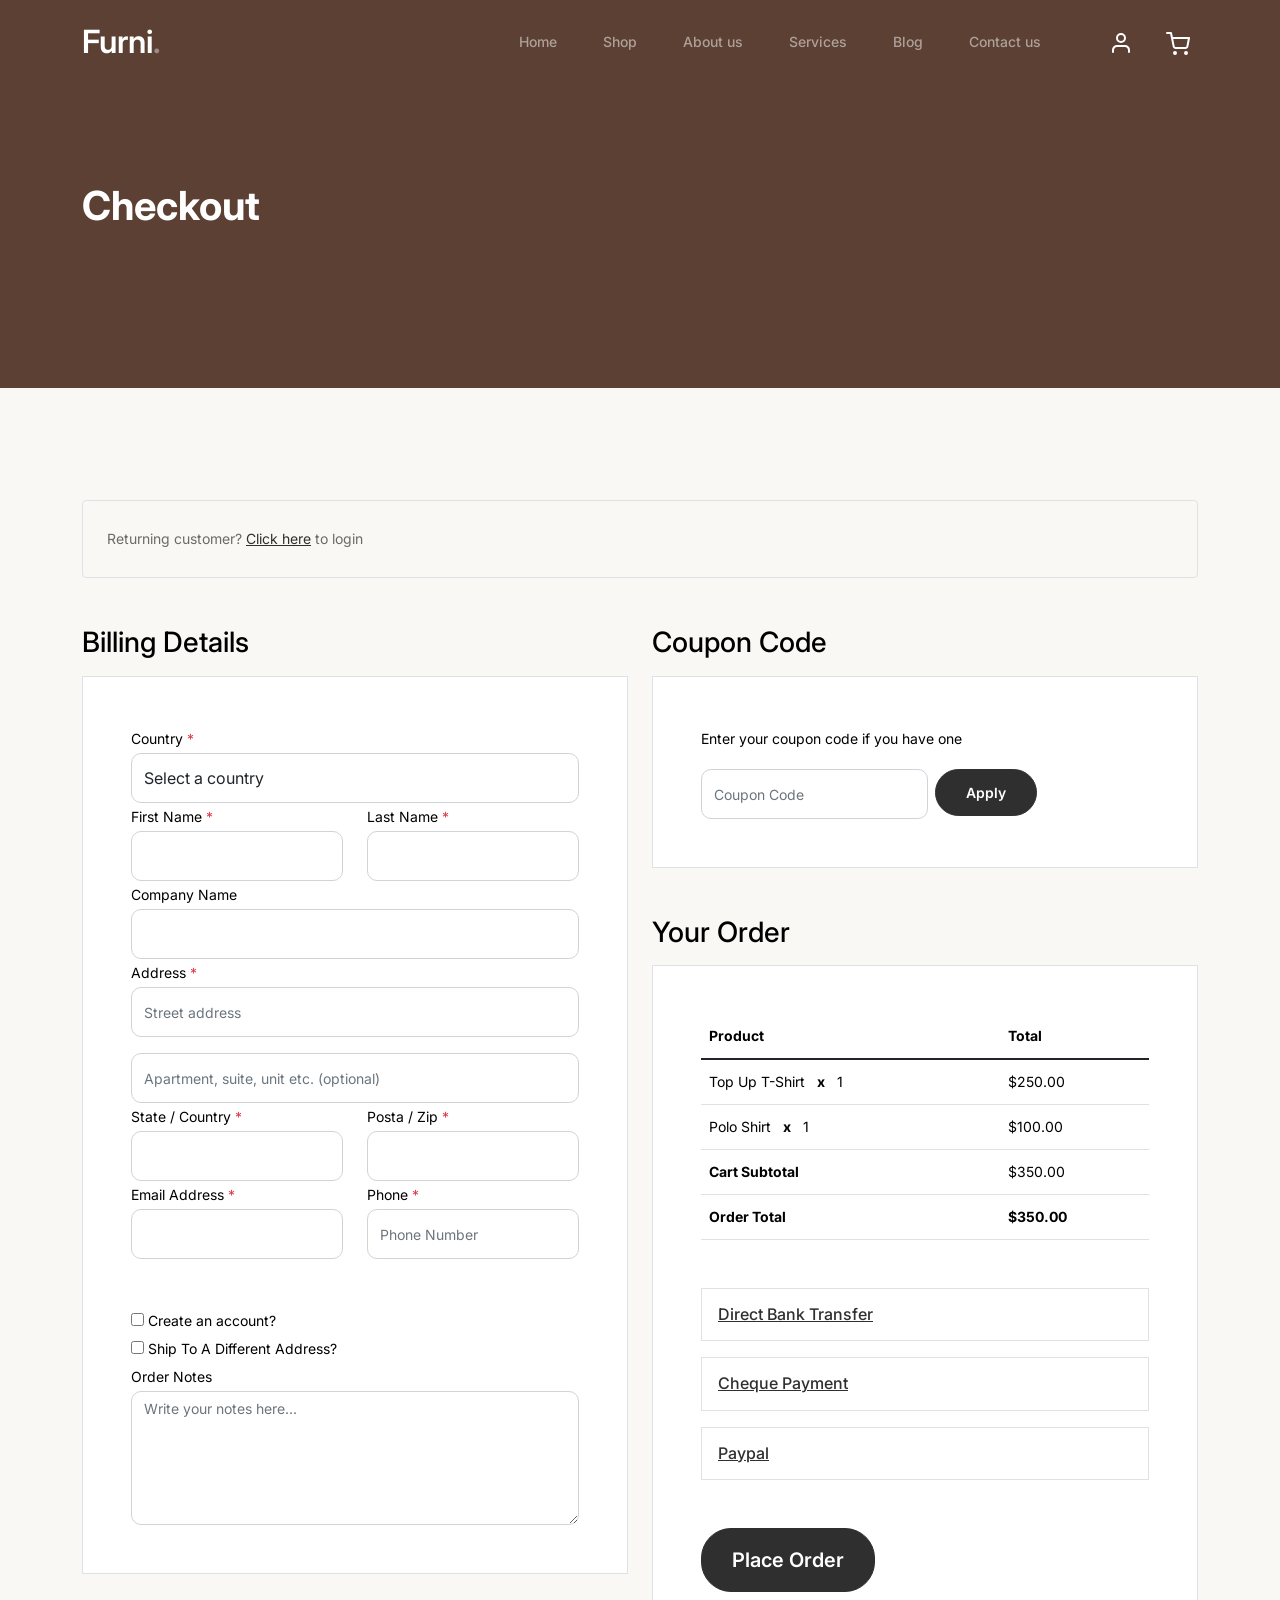
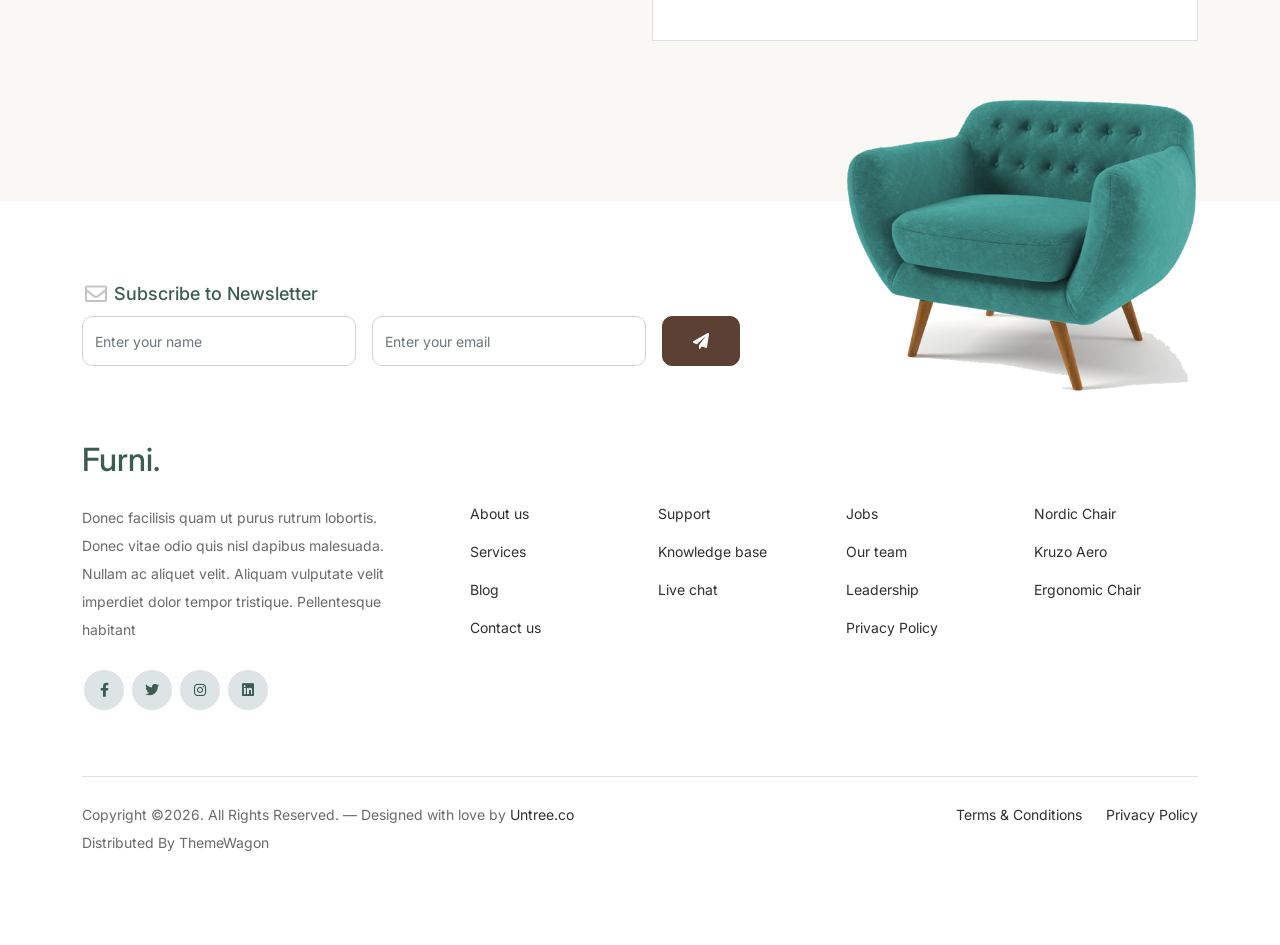
<file: checkout.html>
<!-- /*
* Bootstrap 5
* Template Name: Furni
* Template Author: Untree.co
* Template URI: https://untree.co/
* License: https://creativecommons.org/licenses/by/3.0/
*/ -->
<!doctype html>
<html lang="en">
<head>
  <meta charset="utf-8">
  <meta name="viewport" content="width=device-width, initial-scale=1, shrink-to-fit=no">
  <meta name="author" content="Untree.co">
  <link rel="shortcut icon" href="favicon.png">

  <meta name="description" content="" />
  <meta name="keywords" content="bootstrap, bootstrap4" />

		<!-- Bootstrap CSS -->
		<link href="css/bootstrap.min.css" rel="stylesheet">
		<link href="https://cdnjs.cloudflare.com/ajax/libs/font-awesome/6.0.0-beta3/css/all.min.css" rel="stylesheet">
		<link href="css/tiny-slider.css" rel="stylesheet">
		<link href="css/style.css" rel="stylesheet">
		<title>Furni Free Bootstrap 5 Template for Furniture and Interior Design Websites by Untree.co </title>
	</head>

	<body>

		<!-- Start Header/Navigation -->
		<nav class="custom-navbar navbar navbar navbar-expand-md navbar-dark bg-dark" arial-label="Furni navigation bar">

			<div class="container">
				<a class="navbar-brand" href="index.html">Furni<span>.</span></a>

				<button class="navbar-toggler" type="button" data-bs-toggle="collapse" data-bs-target="#navbarsFurni" aria-controls="navbarsFurni" aria-expanded="false" aria-label="Toggle navigation">
					<span class="navbar-toggler-icon"></span>
				</button>

				<div class="collapse navbar-collapse" id="navbarsFurni">
					<ul class="custom-navbar-nav navbar-nav ms-auto mb-2 mb-md-0">
						<li class="nav-item ">
							<a class="nav-link" href="index.html">Home</a>
						</li>
						<li><a class="nav-link" href="shop.html">Shop</a></li>
						<li><a class="nav-link" href="about.html">About us</a></li>
						<li><a class="nav-link" href="services.html">Services</a></li>
						<li><a class="nav-link" href="blog.html">Blog</a></li>
						<li><a class="nav-link" href="contact.html">Contact us</a></li>
					</ul>

					<ul class="custom-navbar-cta navbar-nav mb-2 mb-md-0 ms-5">
						<li><a class="nav-link" href="#"><img src="images/user.svg"></a></li>
						<li><a class="nav-link" href="cart.html"><img src="images/cart.svg"></a></li>
					</ul>
				</div>
			</div>
				
		</nav>
		<!-- End Header/Navigation -->

		<!-- Start Hero Section -->
			<div class="hero">
				<div class="container">
					<div class="row justify-content-between">
						<div class="col-lg-5">
							<div class="intro-excerpt">
								<h1>Checkout</h1>
							</div>
						</div>
						<div class="col-lg-7">
							
						</div>
					</div>
				</div>
			</div>
		<!-- End Hero Section -->

		<div class="untree_co-section">
		    <div class="container">
		      <div class="row mb-5">
		        <div class="col-md-12">
		          <div class="border p-4 rounded" role="alert">
		            Returning customer? <a href="#">Click here</a> to login
		          </div>
		        </div>
		      </div>
		      <div class="row">
		        <div class="col-md-6 mb-5 mb-md-0">
		          <h2 class="h3 mb-3 text-black">Billing Details</h2>
		          <div class="p-3 p-lg-5 border bg-white">
		            <div class="form-group">
		              <label for="c_country" class="text-black">Country <span class="text-danger">*</span></label>
		              <select id="c_country" class="form-control">
		                <option value="1">Select a country</option>    
		                <option value="2">bangladesh</option>    
		                <option value="3">Algeria</option>    
		                <option value="4">Afghanistan</option>    
		                <option value="5">Ghana</option>    
		                <option value="6">Albania</option>    
		                <option value="7">Bahrain</option>    
		                <option value="8">Colombia</option>    
		                <option value="9">Dominican Republic</option>    
		              </select>
		            </div>
		            <div class="form-group row">
		              <div class="col-md-6">
		                <label for="c_fname" class="text-black">First Name <span class="text-danger">*</span></label>
		                <input type="text" class="form-control" id="c_fname" name="c_fname">
		              </div>
		              <div class="col-md-6">
		                <label for="c_lname" class="text-black">Last Name <span class="text-danger">*</span></label>
		                <input type="text" class="form-control" id="c_lname" name="c_lname">
		              </div>
		            </div>

		            <div class="form-group row">
		              <div class="col-md-12">
		                <label for="c_companyname" class="text-black">Company Name </label>
		                <input type="text" class="form-control" id="c_companyname" name="c_companyname">
		              </div>
		            </div>

		            <div class="form-group row">
		              <div class="col-md-12">
		                <label for="c_address" class="text-black">Address <span class="text-danger">*</span></label>
		                <input type="text" class="form-control" id="c_address" name="c_address" placeholder="Street address">
		              </div>
		            </div>

		            <div class="form-group mt-3">
		              <input type="text" class="form-control" placeholder="Apartment, suite, unit etc. (optional)">
		            </div>

		            <div class="form-group row">
		              <div class="col-md-6">
		                <label for="c_state_country" class="text-black">State / Country <span class="text-danger">*</span></label>
		                <input type="text" class="form-control" id="c_state_country" name="c_state_country">
		              </div>
		              <div class="col-md-6">
		                <label for="c_postal_zip" class="text-black">Posta / Zip <span class="text-danger">*</span></label>
		                <input type="text" class="form-control" id="c_postal_zip" name="c_postal_zip">
		              </div>
		            </div>

		            <div class="form-group row mb-5">
		              <div class="col-md-6">
		                <label for="c_email_address" class="text-black">Email Address <span class="text-danger">*</span></label>
		                <input type="text" class="form-control" id="c_email_address" name="c_email_address">
		              </div>
		              <div class="col-md-6">
		                <label for="c_phone" class="text-black">Phone <span class="text-danger">*</span></label>
		                <input type="text" class="form-control" id="c_phone" name="c_phone" placeholder="Phone Number">
		              </div>
		            </div>

		            <div class="form-group">
		              <label for="c_create_account" class="text-black" data-bs-toggle="collapse" href="#create_an_account" role="button" aria-expanded="false" aria-controls="create_an_account"><input type="checkbox" value="1" id="c_create_account"> Create an account?</label>
		              <div class="collapse" id="create_an_account">
		                <div class="py-2 mb-4">
		                  <p class="mb-3">Create an account by entering the information below. If you are a returning customer please login at the top of the page.</p>
		                  <div class="form-group">
		                    <label for="c_account_password" class="text-black">Account Password</label>
		                    <input type="email" class="form-control" id="c_account_password" name="c_account_password" placeholder="">
		                  </div>
		                </div>
		              </div>
		            </div>


		            <div class="form-group">
		              <label for="c_ship_different_address" class="text-black" data-bs-toggle="collapse" href="#ship_different_address" role="button" aria-expanded="false" aria-controls="ship_different_address"><input type="checkbox" value="1" id="c_ship_different_address"> Ship To A Different Address?</label>
		              <div class="collapse" id="ship_different_address">
		                <div class="py-2">

		                  <div class="form-group">
		                    <label for="c_diff_country" class="text-black">Country <span class="text-danger">*</span></label>
		                    <select id="c_diff_country" class="form-control">
		                      <option value="1">Select a country</option>    
		                      <option value="2">bangladesh</option>    
		                      <option value="3">Algeria</option>    
		                      <option value="4">Afghanistan</option>    
		                      <option value="5">Ghana</option>    
		                      <option value="6">Albania</option>    
		                      <option value="7">Bahrain</option>    
		                      <option value="8">Colombia</option>    
		                      <option value="9">Dominican Republic</option>    
		                    </select>
		                  </div>


		                  <div class="form-group row">
		                    <div class="col-md-6">
		                      <label for="c_diff_fname" class="text-black">First Name <span class="text-danger">*</span></label>
		                      <input type="text" class="form-control" id="c_diff_fname" name="c_diff_fname">
		                    </div>
		                    <div class="col-md-6">
		                      <label for="c_diff_lname" class="text-black">Last Name <span class="text-danger">*</span></label>
		                      <input type="text" class="form-control" id="c_diff_lname" name="c_diff_lname">
		                    </div>
		                  </div>

		                  <div class="form-group row">
		                    <div class="col-md-12">
		                      <label for="c_diff_companyname" class="text-black">Company Name </label>
		                      <input type="text" class="form-control" id="c_diff_companyname" name="c_diff_companyname">
		                    </div>
		                  </div>

		                  <div class="form-group row  mb-3">
		                    <div class="col-md-12">
		                      <label for="c_diff_address" class="text-black">Address <span class="text-danger">*</span></label>
		                      <input type="text" class="form-control" id="c_diff_address" name="c_diff_address" placeholder="Street address">
		                    </div>
		                  </div>

		                  <div class="form-group">
		                    <input type="text" class="form-control" placeholder="Apartment, suite, unit etc. (optional)">
		                  </div>

		                  <div class="form-group row">
		                    <div class="col-md-6">
		                      <label for="c_diff_state_country" class="text-black">State / Country <span class="text-danger">*</span></label>
		                      <input type="text" class="form-control" id="c_diff_state_country" name="c_diff_state_country">
		                    </div>
		                    <div class="col-md-6">
		                      <label for="c_diff_postal_zip" class="text-black">Posta / Zip <span class="text-danger">*</span></label>
		                      <input type="text" class="form-control" id="c_diff_postal_zip" name="c_diff_postal_zip">
		                    </div>
		                  </div>

		                  <div class="form-group row mb-5">
		                    <div class="col-md-6">
		                      <label for="c_diff_email_address" class="text-black">Email Address <span class="text-danger">*</span></label>
		                      <input type="text" class="form-control" id="c_diff_email_address" name="c_diff_email_address">
		                    </div>
		                    <div class="col-md-6">
		                      <label for="c_diff_phone" class="text-black">Phone <span class="text-danger">*</span></label>
		                      <input type="text" class="form-control" id="c_diff_phone" name="c_diff_phone" placeholder="Phone Number">
		                    </div>
		                  </div>

		                </div>

		              </div>
		            </div>

		            <div class="form-group">
		              <label for="c_order_notes" class="text-black">Order Notes</label>
		              <textarea name="c_order_notes" id="c_order_notes" cols="30" rows="5" class="form-control" placeholder="Write your notes here..."></textarea>
		            </div>

		          </div>
		        </div>
		        <div class="col-md-6">

		          <div class="row mb-5">
		            <div class="col-md-12">
		              <h2 class="h3 mb-3 text-black">Coupon Code</h2>
		              <div class="p-3 p-lg-5 border bg-white">

		                <label for="c_code" class="text-black mb-3">Enter your coupon code if you have one</label>
		                <div class="input-group w-75 couponcode-wrap">
		                  <input type="text" class="form-control me-2" id="c_code" placeholder="Coupon Code" aria-label="Coupon Code" aria-describedby="button-addon2">
		                  <div class="input-group-append">
		                    <button class="btn btn-black btn-sm" type="button" id="button-addon2">Apply</button>
		                  </div>
		                </div>

		              </div>
		            </div>
		          </div>

		          <div class="row mb-5">
		            <div class="col-md-12">
		              <h2 class="h3 mb-3 text-black">Your Order</h2>
		              <div class="p-3 p-lg-5 border bg-white">
		                <table class="table site-block-order-table mb-5">
		                  <thead>
		                    <th>Product</th>
		                    <th>Total</th>
		                  </thead>
		                  <tbody>
		                    <tr>
		                      <td>Top Up T-Shirt <strong class="mx-2">x</strong> 1</td>
		                      <td>$250.00</td>
		                    </tr>
		                    <tr>
		                      <td>Polo Shirt <strong class="mx-2">x</strong>   1</td>
		                      <td>$100.00</td>
		                    </tr>
		                    <tr>
		                      <td class="text-black font-weight-bold"><strong>Cart Subtotal</strong></td>
		                      <td class="text-black">$350.00</td>
		                    </tr>
		                    <tr>
		                      <td class="text-black font-weight-bold"><strong>Order Total</strong></td>
		                      <td class="text-black font-weight-bold"><strong>$350.00</strong></td>
		                    </tr>
		                  </tbody>
		                </table>

		                <div class="border p-3 mb-3">
		                  <h3 class="h6 mb-0"><a class="d-block" data-bs-toggle="collapse" href="#collapsebank" role="button" aria-expanded="false" aria-controls="collapsebank">Direct Bank Transfer</a></h3>

		                  <div class="collapse" id="collapsebank">
		                    <div class="py-2">
		                      <p class="mb-0">Make your payment directly into our bank account. Please use your Order ID as the payment reference. Your order won’t be shipped until the funds have cleared in our account.</p>
		                    </div>
		                  </div>
		                </div>

		                <div class="border p-3 mb-3">
		                  <h3 class="h6 mb-0"><a class="d-block" data-bs-toggle="collapse" href="#collapsecheque" role="button" aria-expanded="false" aria-controls="collapsecheque">Cheque Payment</a></h3>

		                  <div class="collapse" id="collapsecheque">
		                    <div class="py-2">
		                      <p class="mb-0">Make your payment directly into our bank account. Please use your Order ID as the payment reference. Your order won’t be shipped until the funds have cleared in our account.</p>
		                    </div>
		                  </div>
		                </div>

		                <div class="border p-3 mb-5">
		                  <h3 class="h6 mb-0"><a class="d-block" data-bs-toggle="collapse" href="#collapsepaypal" role="button" aria-expanded="false" aria-controls="collapsepaypal">Paypal</a></h3>

		                  <div class="collapse" id="collapsepaypal">
		                    <div class="py-2">
		                      <p class="mb-0">Make your payment directly into our bank account. Please use your Order ID as the payment reference. Your order won’t be shipped until the funds have cleared in our account.</p>
		                    </div>
		                  </div>
		                </div>

		                <div class="form-group">
		                  <button class="btn btn-black btn-lg py-3 btn-block" onclick="window.location='thankyou.html'">Place Order</button>
		                </div>

		              </div>
		            </div>
		          </div>

		        </div>
		      </div>
		      <!-- </form> -->
		    </div>
		  </div>

		<!-- Start Footer Section -->
		<footer class="footer-section">
			<div class="container relative">

				<div class="sofa-img">
					<img src="images/sofa.png" alt="Image" class="img-fluid">
				</div>

				<div class="row">
					<div class="col-lg-8">
						<div class="subscription-form">
							<h3 class="d-flex align-items-center"><span class="me-1"><img src="images/envelope-outline.svg" alt="Image" class="img-fluid"></span><span>Subscribe to Newsletter</span></h3>

							<form action="#" class="row g-3">
								<div class="col-auto">
									<input type="text" class="form-control" placeholder="Enter your name">
								</div>
								<div class="col-auto">
									<input type="email" class="form-control" placeholder="Enter your email">
								</div>
								<div class="col-auto">
									<button class="btn btn-primary">
										<span class="fa fa-paper-plane"></span>
									</button>
								</div>
							</form>

						</div>
					</div>
				</div>

				<div class="row g-5 mb-5">
					<div class="col-lg-4">
						<div class="mb-4 footer-logo-wrap"><a href="#" class="footer-logo">Furni<span>.</span></a></div>
						<p class="mb-4">Donec facilisis quam ut purus rutrum lobortis. Donec vitae odio quis nisl dapibus malesuada. Nullam ac aliquet velit. Aliquam vulputate velit imperdiet dolor tempor tristique. Pellentesque habitant</p>

						<ul class="list-unstyled custom-social">
							<li><a href="#"><span class="fa fa-brands fa-facebook-f"></span></a></li>
							<li><a href="#"><span class="fa fa-brands fa-twitter"></span></a></li>
							<li><a href="#"><span class="fa fa-brands fa-instagram"></span></a></li>
							<li><a href="#"><span class="fa fa-brands fa-linkedin"></span></a></li>
						</ul>
					</div>

					<div class="col-lg-8">
						<div class="row links-wrap">
							<div class="col-6 col-sm-6 col-md-3">
								<ul class="list-unstyled">
									<li><a href="#">About us</a></li>
									<li><a href="#">Services</a></li>
									<li><a href="#">Blog</a></li>
									<li><a href="#">Contact us</a></li>
								</ul>
							</div>

							<div class="col-6 col-sm-6 col-md-3">
								<ul class="list-unstyled">
									<li><a href="#">Support</a></li>
									<li><a href="#">Knowledge base</a></li>
									<li><a href="#">Live chat</a></li>
								</ul>
							</div>

							<div class="col-6 col-sm-6 col-md-3">
								<ul class="list-unstyled">
									<li><a href="#">Jobs</a></li>
									<li><a href="#">Our team</a></li>
									<li><a href="#">Leadership</a></li>
									<li><a href="#">Privacy Policy</a></li>
								</ul>
							</div>

							<div class="col-6 col-sm-6 col-md-3">
								<ul class="list-unstyled">
									<li><a href="#">Nordic Chair</a></li>
									<li><a href="#">Kruzo Aero</a></li>
									<li><a href="#">Ergonomic Chair</a></li>
								</ul>
							</div>
						</div>
					</div>

				</div>

				<div class="border-top copyright">
					<div class="row pt-4">
						<div class="col-lg-6">
							<p class="mb-2 text-center text-lg-start">Copyright &copy;<script>document.write(new Date().getFullYear());</script>. All Rights Reserved. &mdash; Designed with love by <a href="https://untree.co">Untree.co</a> Distributed By <a hreff="https://themewagon.com">ThemeWagon</a>  <!-- License information: https://untree.co/license/ -->
            </p>
						</div>

						<div class="col-lg-6 text-center text-lg-end">
							<ul class="list-unstyled d-inline-flex ms-auto">
								<li class="me-4"><a href="#">Terms &amp; Conditions</a></li>
								<li><a href="#">Privacy Policy</a></li>
							</ul>
						</div>

					</div>
				</div>

			</div>
		</footer>
		<!-- End Footer Section -->	


		<script src="js/bootstrap.bundle.min.js"></script>
		<script src="js/tiny-slider.js"></script>
		<script src="js/custom.js"></script>
	</body>

</html>
</file>
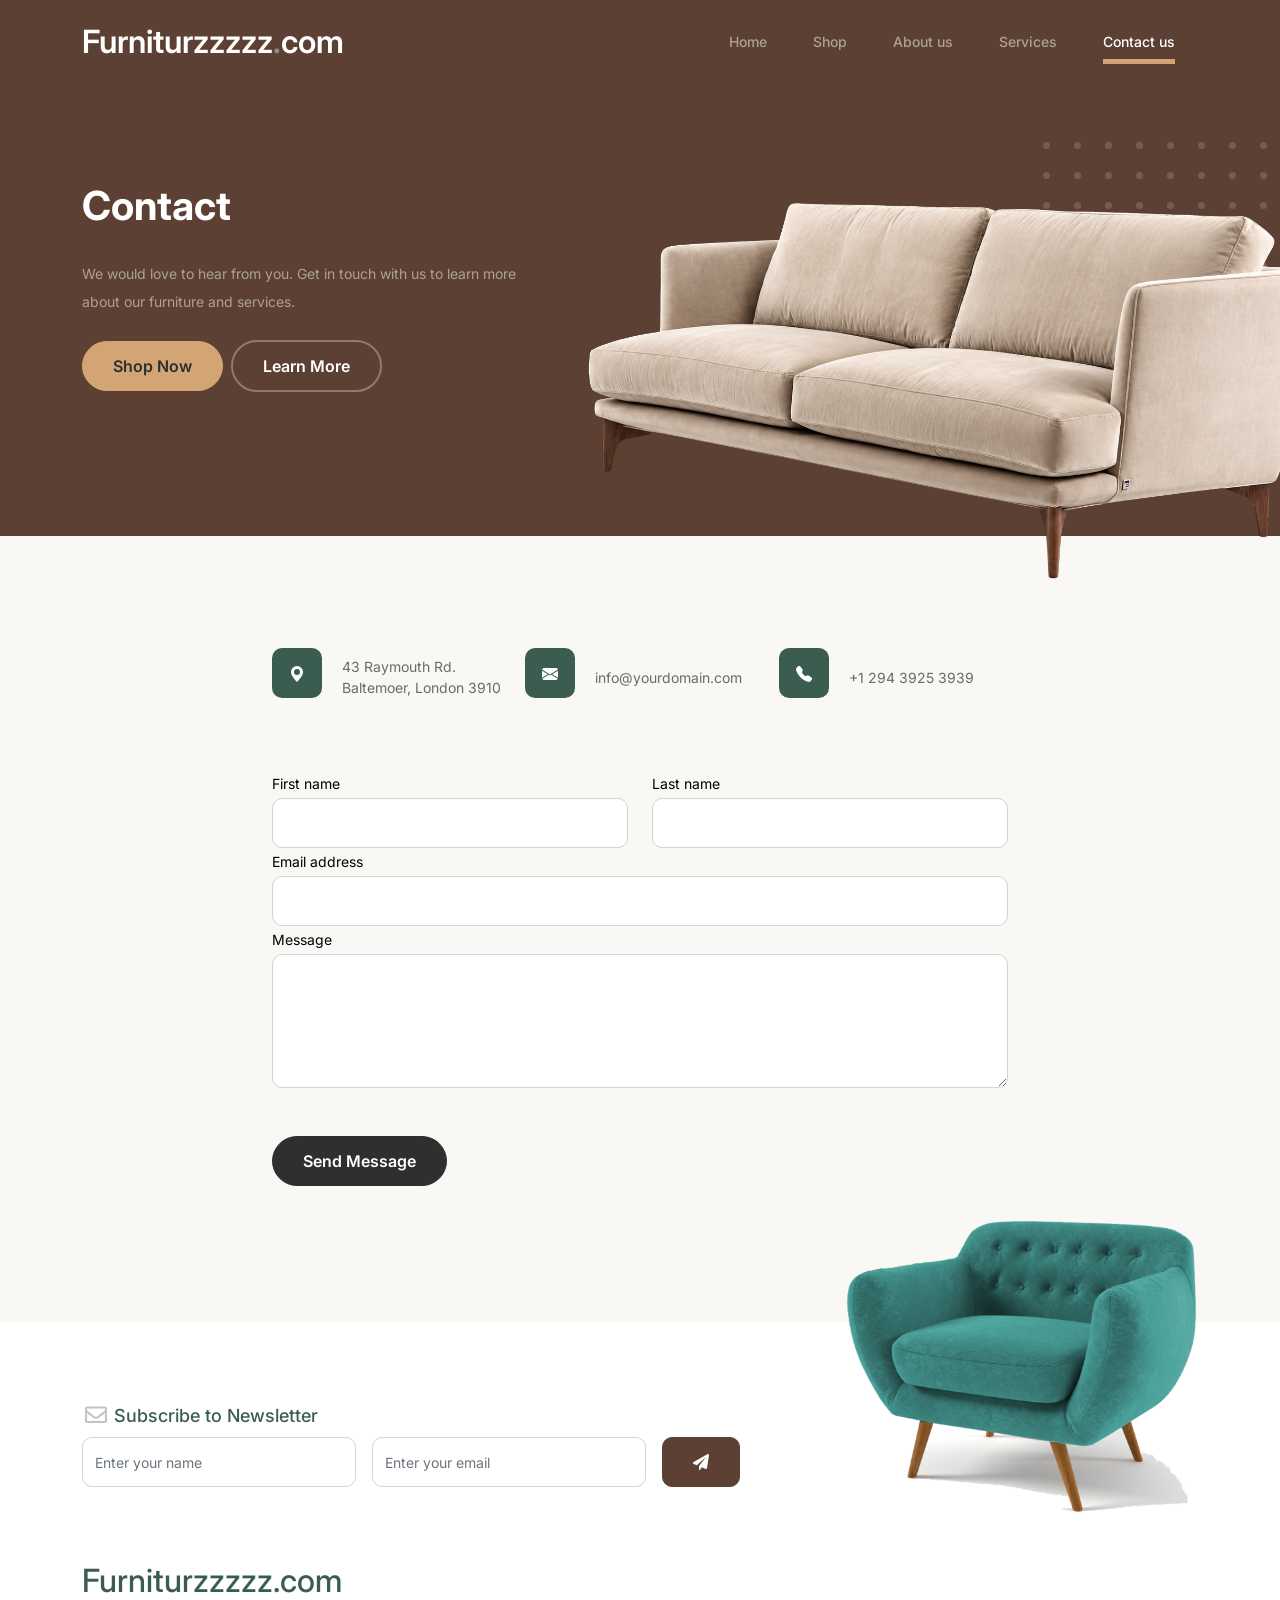
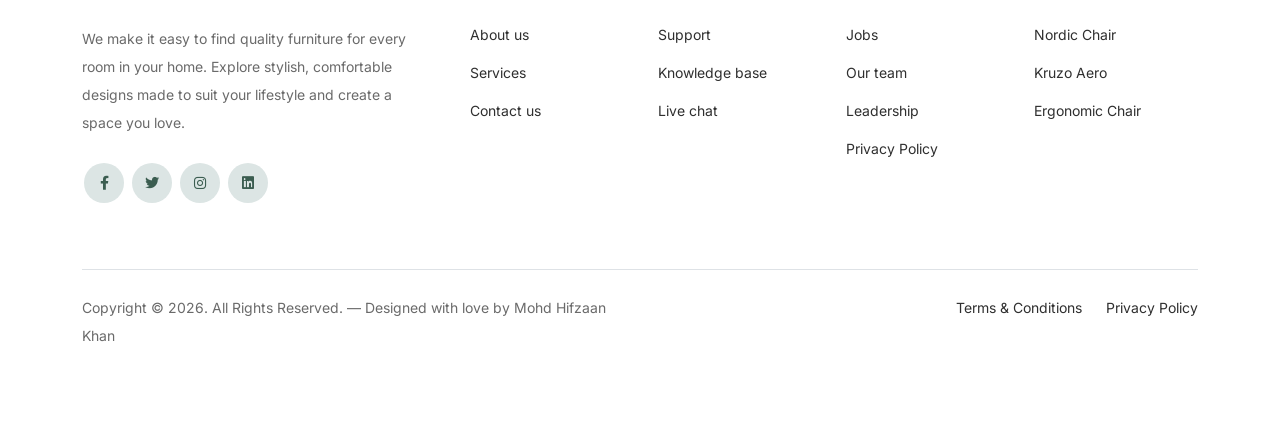
<file: contact.html>
<!-- /*
* Bootstrap 5
* Template Name: Furni
* Template Author: Untree.co
* Template URI: https://untree.co/
* License: https://creativecommons.org/licenses/by/3.0/
*/ -->
<!doctype html>
<html lang="en">
<head>
  <meta charset="utf-8">
  <meta name="viewport" content="width=device-width, initial-scale=1, shrink-to-fit=no">
  <meta name="author" content="Untree.co">
  <link rel="shortcut icon" href="favicon.png">

  <meta name="description" content="" />
  <meta name="keywords" content="bootstrap, bootstrap4" />

		<!-- Bootstrap CSS -->
		<link href="css/bootstrap.min.css" rel="stylesheet">
		<link href="https://cdnjs.cloudflare.com/ajax/libs/font-awesome/6.0.0-beta3/css/all.min.css" rel="stylesheet">
		<link href="css/tiny-slider.css" rel="stylesheet">
		<link href="css/style.css" rel="stylesheet">
		<title> Contact </title>
	</head>

	<body>

		<!-- Start Header/Navigation -->
		<nav class="custom-navbar navbar navbar navbar-expand-md navbar-dark bg-dark" arial-label="Furni navigation bar">

			<div class="container">
				<a class="navbar-brand" href="index.html">Furniturzzzzz<span>.</span>com</a>

				<button class="navbar-toggler" type="button" data-bs-toggle="collapse" data-bs-target="#navbarsFurni" aria-controls="navbarsFurni" aria-expanded="false" aria-label="Toggle navigation">
					<span class="navbar-toggler-icon"></span>
				</button>

				<div class="collapse navbar-collapse" id="navbarsFurni">
					<ul class="custom-navbar-nav navbar-nav ms-auto mb-2 mb-md-0">
						<li class="nav-item">
							<a class="nav-link" href="index.html">Home</a>
						</li>
						<li><a class="nav-link" href="shop.html">Shop</a></li>
						<li><a class="nav-link" href="about.html">About us</a></li>
						<li><a class="nav-link" href="services.html">Services</a></li>
						<!--<li><a class="nav-link" href="blog.html">Blog</a></li>-->
						<li class="active"><a class="nav-link" href="contact.html">Contact us</a></li>
					</ul>

					<!--<ul class="custom-navbar-cta navbar-nav mb-2 mb-md-0 ms-5">
						<li><a class="nav-link" href="#"><img src="images/user.svg"></a></li>
						<li><a class="nav-link" href="cart.html"><img src="images/cart.svg"></a></li>
					</ul>-->
				</div>
			</div>
				
		</nav>
		<!-- End Header/Navigation -->

		<!-- Start Hero Section -->
			<div class="hero">
				<div class="container">
					<div class="row justify-content-between">
						<div class="col-lg-5">
							<div class="intro-excerpt">
								<h1>Contact</h1>
								<p class="mb-4">We would love to hear from you. Get in touch with us to learn more about our furniture and services.</p>
								<p><a href="shop.html" class="btn btn-secondary me-2">Shop Now</a><a href="#" class="btn btn-white-outline">Learn More</a></p>
							</div>
						</div>
						<div class="col-lg-7">
							<div class="hero-img-wrap">
						<img src="images/couch white.png" class="img-fluid">
					</div>
						</div>
					</div>
				</div>
			</div>
		<!-- End Hero Section -->

		
		<!-- Start Contact Form -->
		<div class="untree_co-section">
      <div class="container">

        <div class="block">
          <div class="row justify-content-center">


            <div class="col-md-8 col-lg-8 pb-4">


              <div class="row mb-5">
                <div class="col-lg-4">
                  <div  class="service no-shadow align-items-center link horizontal d-flex active" data-aos="fade-left" data-aos-delay="0">
                    <div class="service-icon color-1 mb-4">
                      <svg xmlns="http://www.w3.org/2000/svg" width="16" height="16" fill="currentColor" class="bi bi-geo-alt-fill" viewBox="0 0 16 16">
                        <path d="M8 16s6-5.686 6-10A6 6 0 0 0 2 6c0 4.314 6 10 6 10zm0-7a3 3 0 1 1 0-6 3 3 0 0 1 0 6z"/>
                      </svg>
                    </div> <!-- /.icon -->
                    <div class="service-contents">
                      <p>43 Raymouth Rd. Baltemoer, London 3910</p>
                    </div> <!-- /.service-contents-->
                  </div> <!-- /.service -->
                </div>

                <div class="col-lg-4">
                  <div  class="service no-shadow align-items-center link horizontal d-flex active" data-aos="fade-left" data-aos-delay="0">
                    <div class="service-icon color-1 mb-4">
                      <svg xmlns="http://www.w3.org/2000/svg" width="16" height="16" fill="currentColor" class="bi bi-envelope-fill" viewBox="0 0 16 16">
                        <path d="M.05 3.555A2 2 0 0 1 2 2h12a2 2 0 0 1 1.95 1.555L8 8.414.05 3.555zM0 4.697v7.104l5.803-3.558L0 4.697zM6.761 8.83l-6.57 4.027A2 2 0 0 0 2 14h12a2 2 0 0 0 1.808-1.144l-6.57-4.027L8 9.586l-1.239-.757zm3.436-.586L16 11.801V4.697l-5.803 3.546z"/>
                      </svg>
                    </div> <!-- /.icon -->
                    <div class="service-contents">
                      <p>info@yourdomain.com</p>
                    </div> <!-- /.service-contents-->
                  </div> <!-- /.service -->
                </div>

                <div class="col-lg-4">
                  <div  class="service no-shadow align-items-center link horizontal d-flex active" data-aos="fade-left" data-aos-delay="0">
                    <div class="service-icon color-1 mb-4">
                      <svg xmlns="http://www.w3.org/2000/svg" width="16" height="16" fill="currentColor" class="bi bi-telephone-fill" viewBox="0 0 16 16">
                        <path fill-rule="evenodd" d="M1.885.511a1.745 1.745 0 0 1 2.61.163L6.29 2.98c.329.423.445.974.315 1.494l-.547 2.19a.678.678 0 0 0 .178.643l2.457 2.457a.678.678 0 0 0 .644.178l2.189-.547a1.745 1.745 0 0 1 1.494.315l2.306 1.794c.829.645.905 1.87.163 2.611l-1.034 1.034c-.74.74-1.846 1.065-2.877.702a18.634 18.634 0 0 1-7.01-4.42 18.634 18.634 0 0 1-4.42-7.009c-.362-1.03-.037-2.137.703-2.877L1.885.511z"/>
                      </svg>
                    </div> <!-- /.icon -->
                    <div class="service-contents">
                      <p>+1 294 3925 3939</p>
                    </div> <!-- /.service-contents-->
                  </div> <!-- /.service -->
                </div>
              </div>

              <form action="https://formspree.io/f/xzebzwpw" method="POST" class="contact-form">
                <div class="row">
                  <div class="col-6">
                    <div class="form-group">
                      <label class="text-black" for="fname">First name</label>
                      <input type="text" name="first_name" class="form-control" id="fname">
                    </div>
                  </div>
                  <div class="col-6">
                    <div class="form-group">
                      <label class="text-black" for="lname">Last name</label>
                      <input type="text" name="last_name" class="form-control" id="lname">
                    </div>
                  </div>
                </div>
                <div class="form-group">
                  <label class="text-black" for="email">Email address</label>
                  <input type="email" name="email" class="form-control" id="email">
                </div>

                <div class="form-group mb-5">
                  <label class="text-black" for="message">Message</label>
                  <textarea name="message" class="form-control" id="message" cols="30" rows="5"></textarea>
                </div>

                <button type="submit" class="btn btn-primary-hover-outline">Send Message</button>
              </form>

            </div>

          </div>

        </div>

      </div>


    </div>
  </div>

  <!-- End Contact Form -->

		

		<!-- Start Footer Section -->
		<footer class="footer-section">
		<div class="container relative">

			<div class="sofa-img">
				<img src="images/sofa.png" alt="Image" class="img-fluid">
			</div>

			<div class="row">
				<div class="col-lg-8">
					<div class="subscription-form">
						<h3 class="d-flex align-items-center"><span class="me-1"><img src="images/envelope-outline.svg"
									alt="Image" class="img-fluid"></span><span>Subscribe to Newsletter</span></h3>

						<form action="https://formspree.io/f/xyeyzvgo" class="row g-3" method="POST">
							<div class="col-auto">
								<input type="text" name="name" class="form-control" placeholder="Enter your name">
							</div>
							<div class="col-auto">
								<input type="email" name="email" class="form-control" placeholder="Enter your email">
							</div>
							<div class="col-auto">
								<button class="btn btn-primary">
									<span class="fa fa-paper-plane"></span>
								</button>
							</div>
						</form>

					</div>
				</div>
			</div>

			<div class="row g-5 mb-5">
				<div class="col-lg-4">
					<div class="mb-4 footer-logo-wrap"><a href="#" class="footer-logo">Furniturzzzzz<span>.</span>com</a></div>
					<p class="mb-4">We make it easy to find quality furniture for every room in your home. Explore stylish,
						comfortable designs made to suit your lifestyle and create a space you love.</p>

					<ul class="list-unstyled custom-social">
						<li><a href="#"><span class="fa fa-brands fa-facebook-f"></span></a></li>
						<li><a href="#"><span class="fa fa-brands fa-twitter"></span></a></li>
						<li><a href="#"><span class="fa fa-brands fa-instagram"></span></a></li>
						<li><a href="#"><span class="fa fa-brands fa-linkedin"></span></a></li>
					</ul>
				</div>

				<div class="col-lg-8">
					<div class="row links-wrap">
						<div class="col-6 col-sm-6 col-md-3">
							<ul class="list-unstyled">
								<li><a href="about.html">About us</a></li>
								<li><a href="services.html">Services</a></li>
								<!-- <li><a href="blog.html">Blog</a></li> -->
								<li><a href="contact.html">Contact us</a></li>
							</ul>
						</div>

						<div class="col-6 col-sm-6 col-md-3">
							<ul class="list-unstyled">
								<li><a href="#">Support</a></li>
								<li><a href="#">Knowledge base</a></li>
								<li><a href="#">Live chat</a></li>
							</ul>
						</div>

						<div class="col-6 col-sm-6 col-md-3">
							<ul class="list-unstyled">
								<li><a href="#">Jobs</a></li>
								<li><a href="#">Our team</a></li>
								<li><a href="#">Leadership</a></li>
								<li><a href="#">Privacy Policy</a></li>
							</ul>
						</div>

						<div class="col-6 col-sm-6 col-md-3">
							<ul class="list-unstyled">
								<li><a href="#">Nordic Chair</a></li>
								<li><a href="#">Kruzo Aero</a></li>
								<li><a href="#">Ergonomic Chair</a></li>
							</ul>
						</div>
					</div>
				</div>

			</div>

			<div class="border-top copyright">
				<div class="row pt-4">
					<div class="col-lg-6">
						<p class="mb-2 text-center text-lg-start">Copyright &copy;
							<script>document.write(new Date().getFullYear());</script>. All Rights Reserved. &mdash;
							Designed with love by Mohd Hifzaan Khan
							<!-- License information: https://untree.co/license/ -->
						</p>
					</div>

					<div class="col-lg-6 text-center text-lg-end">
						<ul class="list-unstyled d-inline-flex ms-auto">
							<li class="me-4"><a href="#">Terms &amp; Conditions</a></li>
							<li><a href="#">Privacy Policy</a></li>
						</ul>
					</div>

				</div>
			</div>

		</div>
	</footer>
		<!-- End Footer Section -->	


		<script src="js/bootstrap.bundle.min.js"></script>
		<script src="js/tiny-slider.js"></script>
		<script src="js/custom.js"></script>
	</body>

</html>
</file>
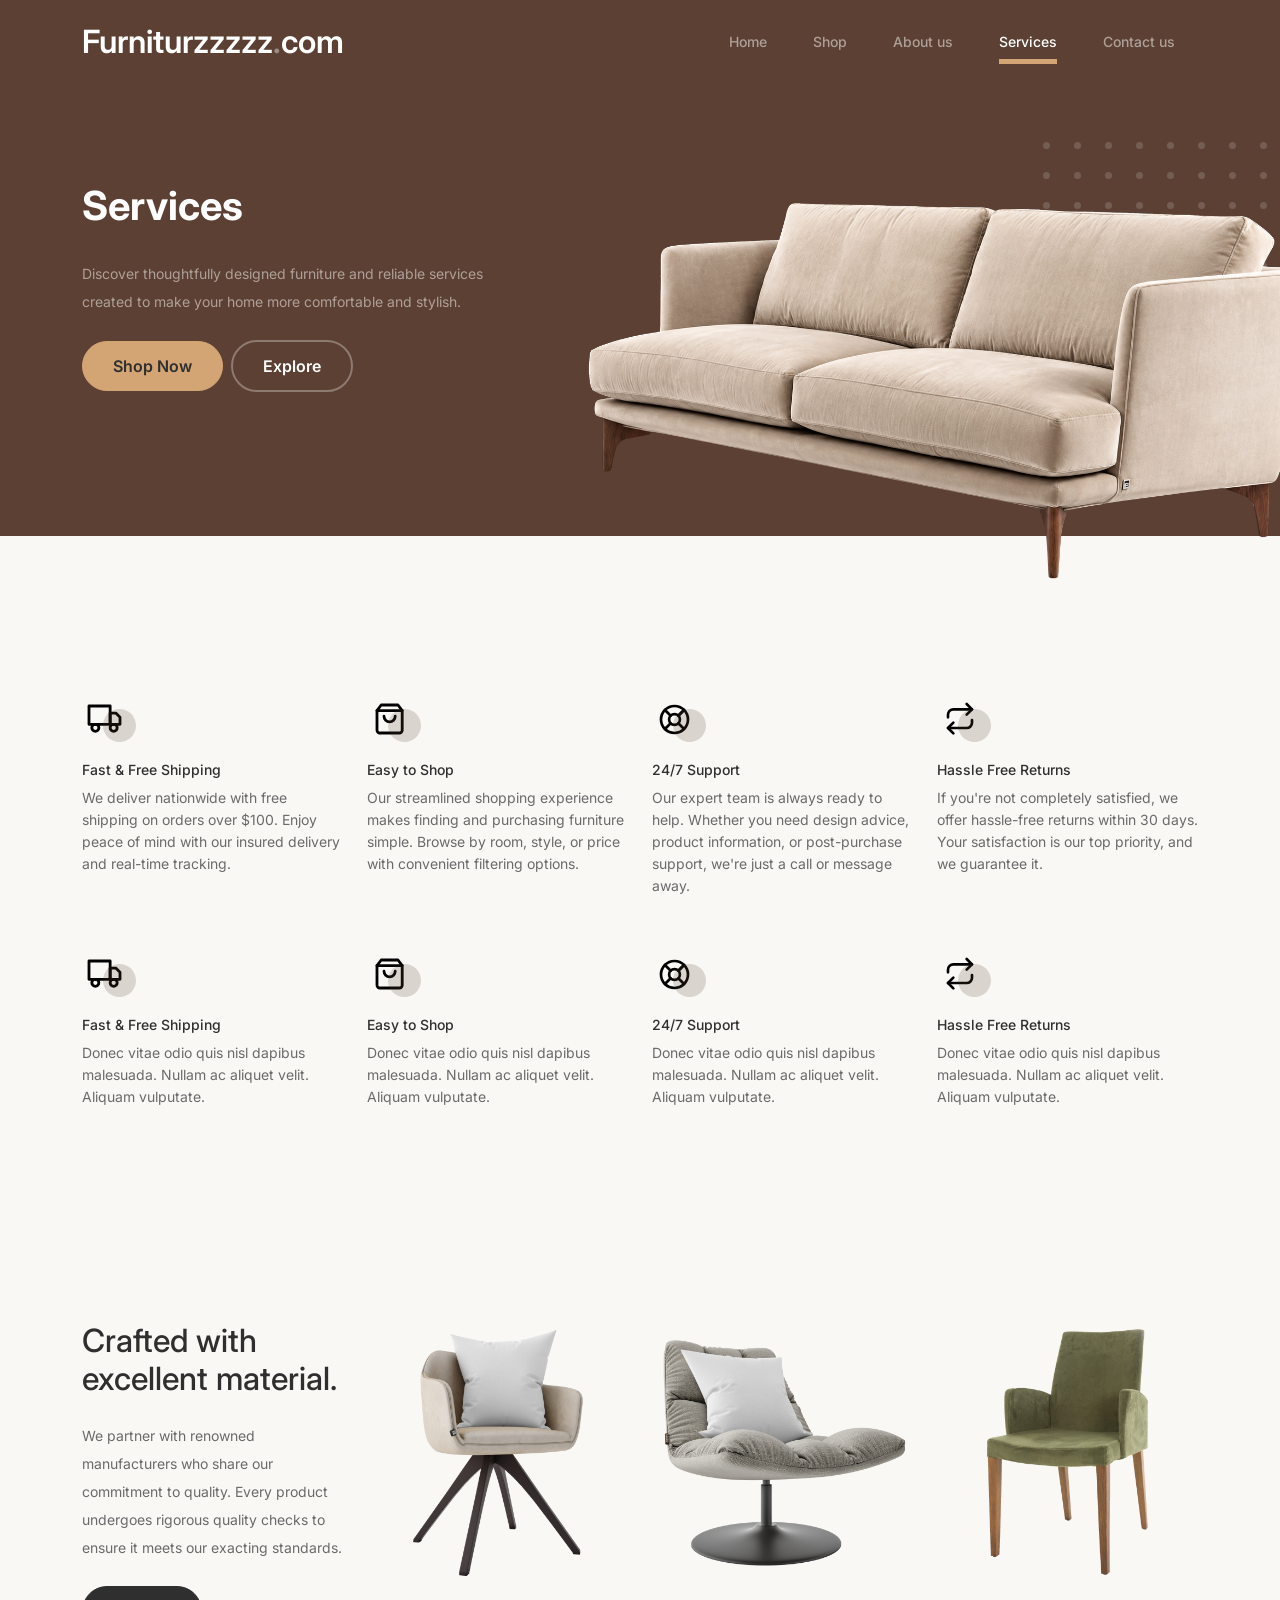
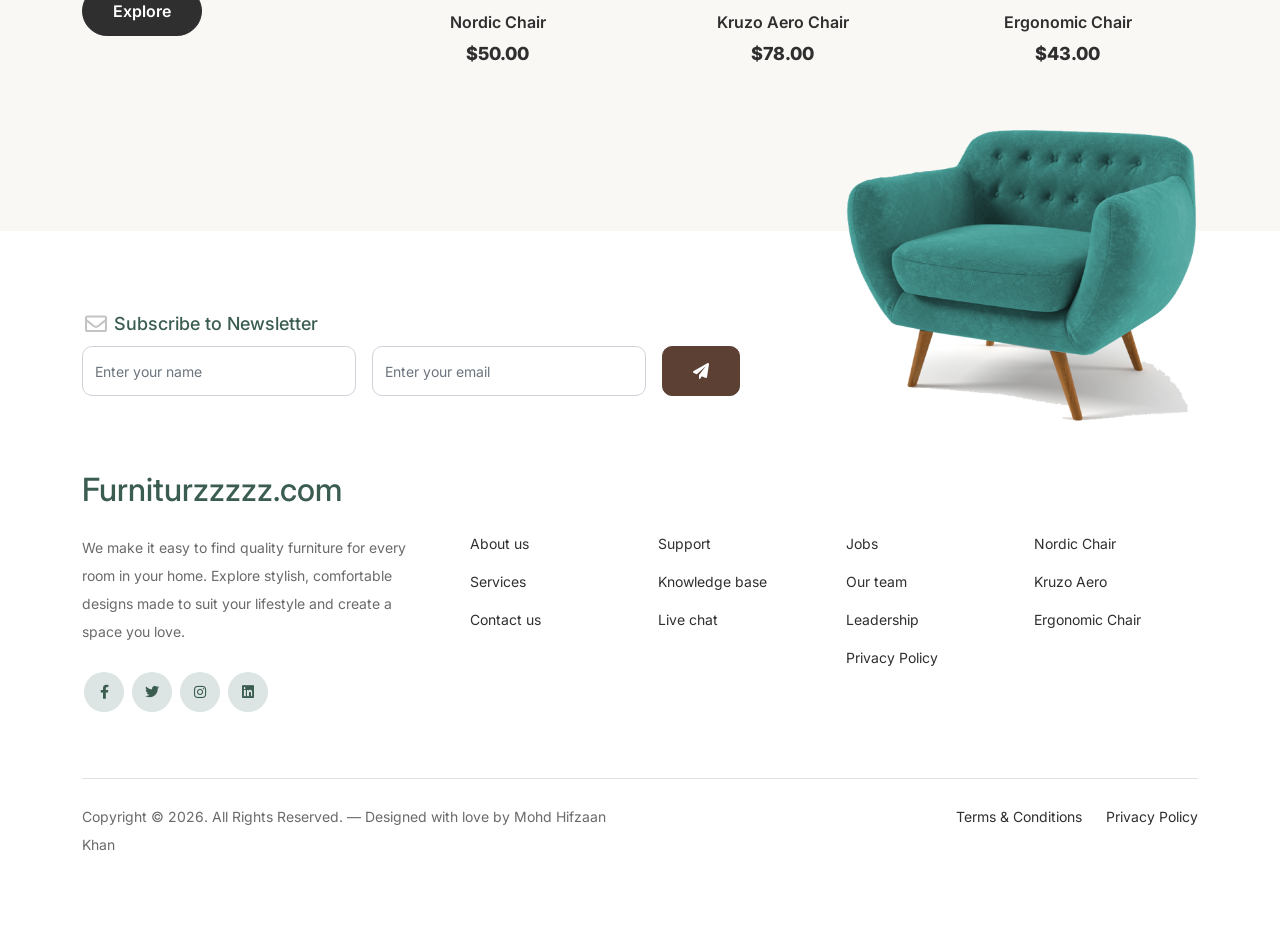
<file: services.html>
<!-- /*
* Bootstrap 5
* Template Name: Furni
* Template Author: Untree.co
* Template URI: https://untree.co/
* License: https://creativecommons.org/licenses/by/3.0/
*/ -->
<!doctype html>
<html lang="en">
<head>
  <meta charset="utf-8">
  <meta name="viewport" content="width=device-width, initial-scale=1, shrink-to-fit=no">
  <meta name="author" content="Untree.co">
  <link rel="shortcut icon" href="favicon.png">

  <meta name="description" content="" />
  <meta name="keywords" content="bootstrap, bootstrap4" />

		<!-- Bootstrap CSS -->
		<link href="css/bootstrap.min.css" rel="stylesheet">
		<link href="https://cdnjs.cloudflare.com/ajax/libs/font-awesome/6.0.0-beta3/css/all.min.css" rel="stylesheet">
		<link href="css/tiny-slider.css" rel="stylesheet">
		<link href="css/style.css" rel="stylesheet">
		<title>Furniturzzzzz.com</title>
	</head>

	<body>

		<!-- Start Header/Navigation -->
		<nav class="custom-navbar navbar navbar navbar-expand-md navbar-dark bg-dark" arial-label="Furni navigation bar">

			<div class="container">
				<a class="navbar-brand" href="index.html">Furniturzzzzz<span>.</span>com</a>

				<button class="navbar-toggler" type="button" data-bs-toggle="collapse" data-bs-target="#navbarsFurni" aria-controls="navbarsFurni" aria-expanded="false" aria-label="Toggle navigation">
					<span class="navbar-toggler-icon"></span>
				</button>

				<div class="collapse navbar-collapse" id="navbarsFurni">
					<ul class="custom-navbar-nav navbar-nav ms-auto mb-2 mb-md-0">
						<li class="nav-item">
							<a class="nav-link" href="index.html">Home</a>
						</li>
						<li><a class="nav-link" href="shop.html">Shop</a></li>
						<li><a class="nav-link" href="about.html">About us</a></li>
						<li class="active"><a class="nav-link" href="services.html">Services</a></li>
						<!--<li><a class="nav-link" href="blog.html">Blog</a></li>-->
						<li><a class="nav-link" href="contact.html">Contact us</a></li>
					</ul>

					<!--<ul class="custom-navbar-cta navbar-nav mb-2 mb-md-0 ms-5">
						<li><a class="nav-link" href="#"><img src="images/user.svg"></a></li>
						<li><a class="nav-link" href="cart.html"><img src="images/cart.svg"></a></li>
					</ul>-->
				</div>
			</div>
				
		</nav>
		<!-- End Header/Navigation -->

		<!-- Start Hero Section -->
			<div class="hero">
				<div class="container">
					<div class="row justify-content-between">
						<div class="col-lg-5">
							<div class="intro-excerpt">
								<h1>Services</h1>
								<p class="mb-4">Discover thoughtfully designed furniture and reliable services created to make your home more comfortable and stylish.</p>
								<p><a href="" class="btn btn-secondary me-2">Shop Now</a><a href="#" class="btn btn-white-outline">Explore</a></p>
							</div>
						</div>
						<div class="col-lg-7">
							<div class="hero-img-wrap">
						<img src="images/couch white.png" class="img-fluid">
					</div>
						</div>
					</div>
				</div>
			</div>
		<!-- End Hero Section -->

		

		<!-- Start Why Choose Us Section -->
		<div class="why-choose-section">
			<div class="container">
				
				
				<div class="row my-5">
					<div class="col-6 col-md-6 col-lg-3 mb-4">
						<div class="feature">
							<div class="icon">
								<img src="images/truck.svg" alt="Image" class="imf-fluid">
							</div>
							<h3>Fast &amp; Free Shipping</h3>
					<p>We deliver nationwide with free shipping on orders over $100. Enjoy peace of mind with our insured delivery and real-time tracking.</p>
						</div>
					</div>

					<div class="col-6 col-md-6 col-lg-3 mb-4">
						<div class="feature">
							<div class="icon">
								<img src="images/bag.svg" alt="Image" class="imf-fluid">
							</div>
							<h3>Easy to Shop</h3>
					<p>Our streamlined shopping experience makes finding and purchasing furniture simple. Browse by room, style, or price with convenient filtering options.</p>
						</div>
					</div>

					<div class="col-6 col-md-6 col-lg-3 mb-4">
						<div class="feature">
							<div class="icon">
								<img src="images/support.svg" alt="Image" class="imf-fluid">
							</div>
							<h3>24/7 Support</h3>
					<p>Our expert team is always ready to help. Whether you need design advice, product information, or post-purchase support, we're just a call or message away.</p>
						</div>
					</div>

					<div class="col-6 col-md-6 col-lg-3 mb-4">
						<div class="feature">
							<div class="icon">
								<img src="images/return.svg" alt="Image" class="imf-fluid">
							</div>
							<h3>Hassle Free Returns</h3>
					<p>If you're not completely satisfied, we offer hassle-free returns within 30 days. Your satisfaction is our top priority, and we guarantee it.</p>
						</div>
					</div>

					<div class="col-6 col-md-6 col-lg-3 mb-4">
						<div class="feature">
							<div class="icon">
								<img src="images/truck.svg" alt="Image" class="imf-fluid">
							</div>
							<h3>Fast &amp; Free Shipping</h3>
							<p>Donec vitae odio quis nisl dapibus malesuada. Nullam ac aliquet velit. Aliquam vulputate.</p>
						</div>
					</div>

					<div class="col-6 col-md-6 col-lg-3 mb-4">
						<div class="feature">
							<div class="icon">
								<img src="images/bag.svg" alt="Image" class="imf-fluid">
							</div>
							<h3>Easy to Shop</h3>
							<p>Donec vitae odio quis nisl dapibus malesuada. Nullam ac aliquet velit. Aliquam vulputate.</p>
						</div>
					</div>

					<div class="col-6 col-md-6 col-lg-3 mb-4">
						<div class="feature">
							<div class="icon">
								<img src="images/support.svg" alt="Image" class="imf-fluid">
							</div>
							<h3>24/7 Support</h3>
							<p>Donec vitae odio quis nisl dapibus malesuada. Nullam ac aliquet velit. Aliquam vulputate.</p>
						</div>
					</div>

					<div class="col-6 col-md-6 col-lg-3 mb-4">
						<div class="feature">
							<div class="icon">
								<img src="images/return.svg" alt="Image" class="imf-fluid">
							</div>
							<h3>Hassle Free Returns</h3>
							<p>Donec vitae odio quis nisl dapibus malesuada. Nullam ac aliquet velit. Aliquam vulputate.</p>
						</div>
					</div>

				</div>
			
			</div>
		</div>
		<!-- End Why Choose Us Section -->

		<!-- Start Product Section -->
		<div class="product-section pt-0">
			<div class="container">
				<div class="row">

					<!-- Start Column 1 -->
					<div class="col-md-12 col-lg-3 mb-5 mb-lg-0">
						<h2 class="mb-4 section-title">Crafted with excellent material.</h2>
				<p class="mb-4">We partner with renowned manufacturers who share our commitment to quality. Every product undergoes rigorous quality checks to ensure it meets our exacting standards.</p>
						<p><a href="#" class="btn">Explore</a></p>
					</div> 
					<!-- End Column 1 -->

					<!-- Start Column 2 -->
					<div class="col-12 col-md-4 col-lg-3 mb-5 mb-md-0">
						<a class="product-item" href="#">
							<img src="images/product-1.png" class="img-fluid product-thumbnail">
							<h3 class="product-title">Nordic Chair</h3>
							<strong class="product-price">$50.00</strong>

							<span class="icon-cross">
								<img src="images/cross.svg" class="img-fluid">
							</span>
						</a>
					</div> 
					<!-- End Column 2 -->

					<!-- Start Column 3 -->
					<div class="col-12 col-md-4 col-lg-3 mb-5 mb-md-0">
						<a class="product-item" href="#">
							<img src="images/product-2.png" class="img-fluid product-thumbnail">
							<h3 class="product-title">Kruzo Aero Chair</h3>
							<strong class="product-price">$78.00</strong>

							<span class="icon-cross">
								<img src="images/cross.svg" class="img-fluid">
							</span>
						</a>
					</div>
					<!-- End Column 3 -->

					<!-- Start Column 4 -->
					<div class="col-12 col-md-4 col-lg-3 mb-5 mb-md-0">
						<a class="product-item" href="#">
							<img src="images/product-3.png" class="img-fluid product-thumbnail">
							<h3 class="product-title">Ergonomic Chair</h3>
							<strong class="product-price">$43.00</strong>

							<span class="icon-cross">
								<img src="images/cross.svg" class="img-fluid">
							</span>
						</a>
					</div>
					<!-- End Column 4 -->

				</div>
			</div>
		</div>
		<!-- End Product Section -->

		

		<!-- Start Testimonial Slider -->
		<footer class="footer-section">
		<div class="container relative">

			<div class="sofa-img">
				<img src="images/sofa.png" alt="Image" class="img-fluid">
			</div>

			<div class="row">
				<div class="col-lg-8">
					<div class="subscription-form">
						<h3 class="d-flex align-items-center"><span class="me-1"><img src="images/envelope-outline.svg"
									alt="Image" class="img-fluid"></span><span>Subscribe to Newsletter</span></h3>

						<form action="https://formspree.io/f/xyeyzvgo" class="row g-3" method="POST">
							<div class="col-auto">
								<input type="text" name="name" class="form-control" placeholder="Enter your name">
							</div>
							<div class="col-auto">
								<input type="email" name="email" class="form-control" placeholder="Enter your email">
							</div>
							<div class="col-auto">
								<button class="btn btn-primary">
									<span class="fa fa-paper-plane"></span>
								</button>
							</div>
						</form>

					</div>
				</div>
			</div>

			<div class="row g-5 mb-5">
				<div class="col-lg-4">
					<div class="mb-4 footer-logo-wrap"><a href="#" class="footer-logo">Furniturzzzzz<span>.</span>com</a></div>
					<p class="mb-4">We make it easy to find quality furniture for every room in your home. Explore stylish,
						comfortable designs made to suit your lifestyle and create a space you love.</p>

					<ul class="list-unstyled custom-social">
						<li><a href="#"><span class="fa fa-brands fa-facebook-f"></span></a></li>
						<li><a href="#"><span class="fa fa-brands fa-twitter"></span></a></li>
						<li><a href="#"><span class="fa fa-brands fa-instagram"></span></a></li>
						<li><a href="#"><span class="fa fa-brands fa-linkedin"></span></a></li>
					</ul>
				</div>

				<div class="col-lg-8">
					<div class="row links-wrap">
						<div class="col-6 col-sm-6 col-md-3">
							<ul class="list-unstyled">
								<li><a href="about.html">About us</a></li>
								<li><a href="services.html">Services</a></li>
								<!-- <li><a href="blog.html">Blog</a></li> -->
								<li><a href="contact.html">Contact us</a></li>
							</ul>
						</div>

						<div class="col-6 col-sm-6 col-md-3">
							<ul class="list-unstyled">
								<li><a href="#">Support</a></li>
								<li><a href="#">Knowledge base</a></li>
								<li><a href="#">Live chat</a></li>
							</ul>
						</div>

						<div class="col-6 col-sm-6 col-md-3">
							<ul class="list-unstyled">
								<li><a href="#">Jobs</a></li>
								<li><a href="#">Our team</a></li>
								<li><a href="#">Leadership</a></li>
								<li><a href="#">Privacy Policy</a></li>
							</ul>
						</div>

						<div class="col-6 col-sm-6 col-md-3">
							<ul class="list-unstyled">
								<li><a href="#">Nordic Chair</a></li>
								<li><a href="#">Kruzo Aero</a></li>
								<li><a href="#">Ergonomic Chair</a></li>
							</ul>
						</div>
					</div>
				</div>

			</div>

			<div class="border-top copyright">
				<div class="row pt-4">
					<div class="col-lg-6">
						<p class="mb-2 text-center text-lg-start">Copyright &copy;
							<script>document.write(new Date().getFullYear());</script>. All Rights Reserved. &mdash;
							Designed with love by Mohd Hifzaan Khan
							<!-- License information: https://untree.co/license/ -->
						</p>
					</div>

					<div class="col-lg-6 text-center text-lg-end">
						<ul class="list-unstyled d-inline-flex ms-auto">
							<li class="me-4"><a href="#">Terms &amp; Conditions</a></li>
							<li><a href="#">Privacy Policy</a></li>
						</ul>
					</div>

				</div>
			</div>

		</div>
	</footer>
		<!-- End Footer Section -->	


		<script src="js/bootstrap.bundle.min.js"></script>
		<script src="js/tiny-slider.js"></script>
		<script src="js/custom.js"></script>
	</body>

</html>
</file>
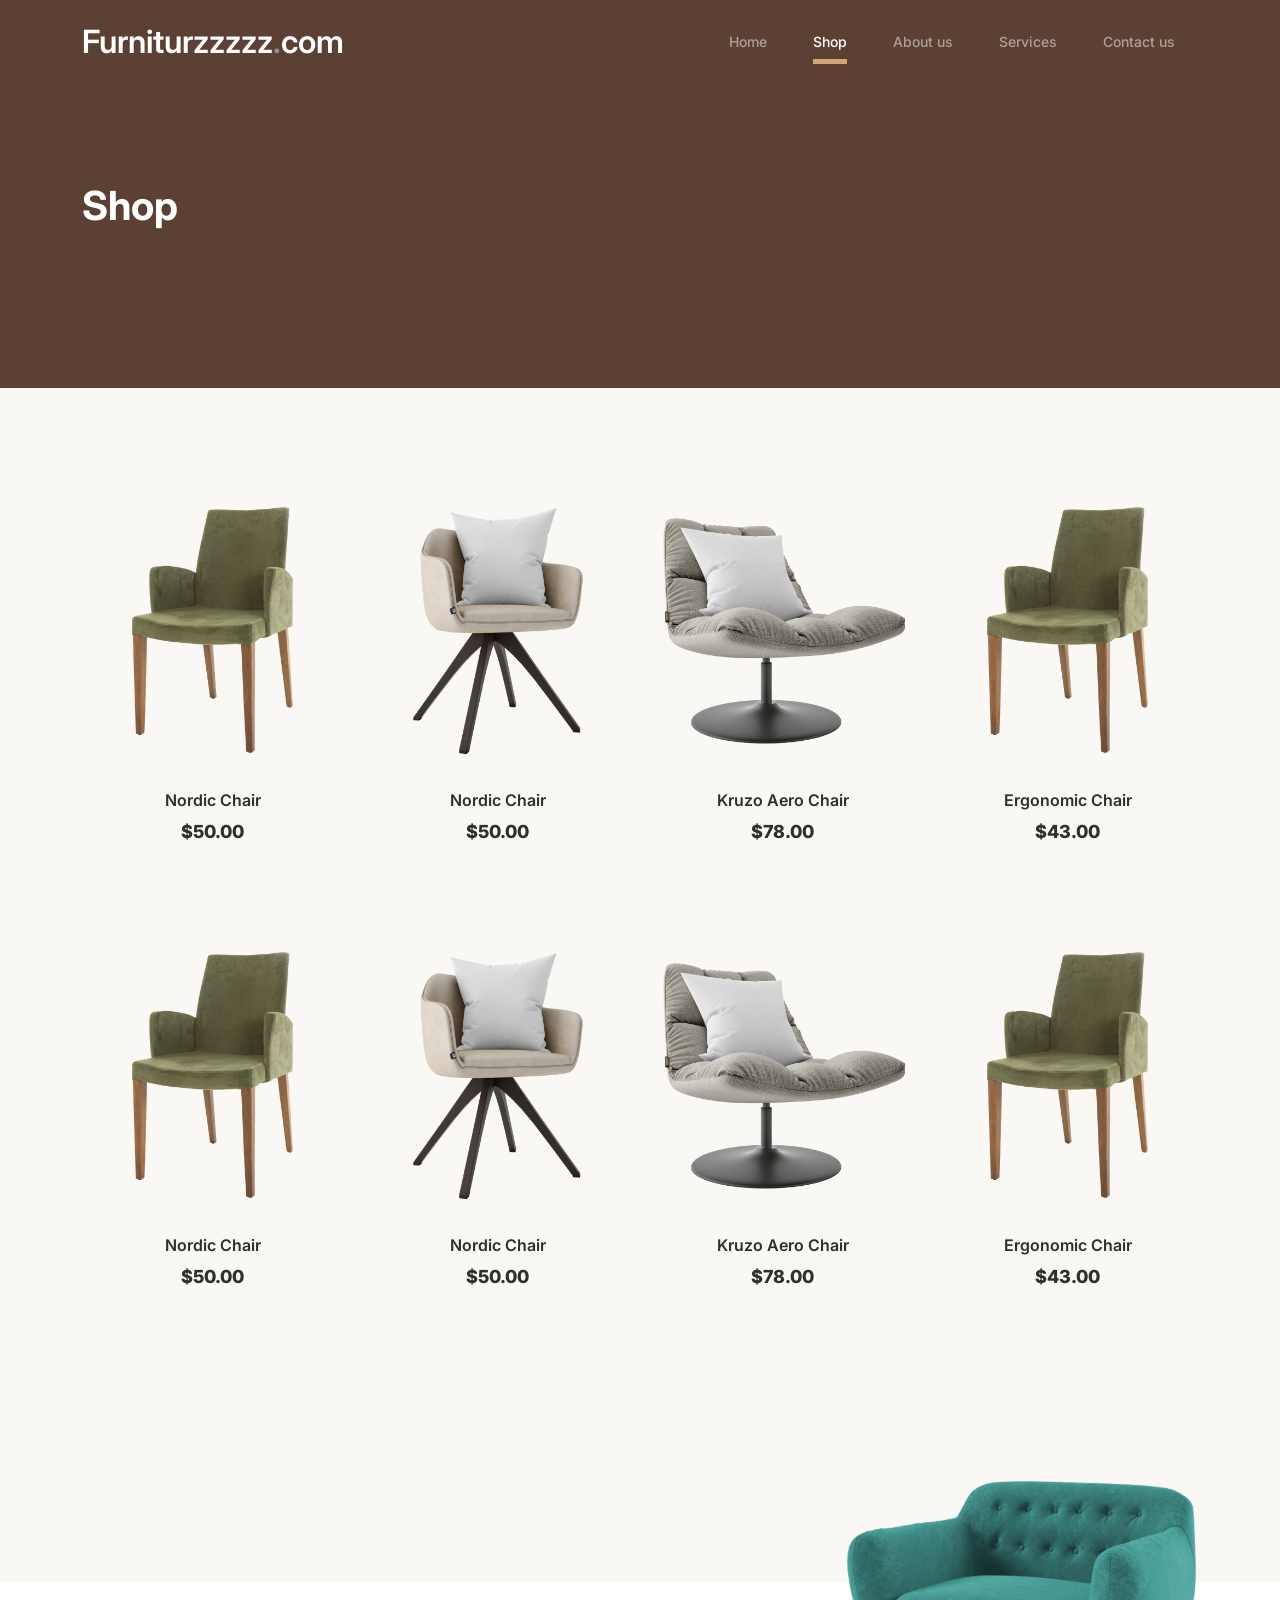
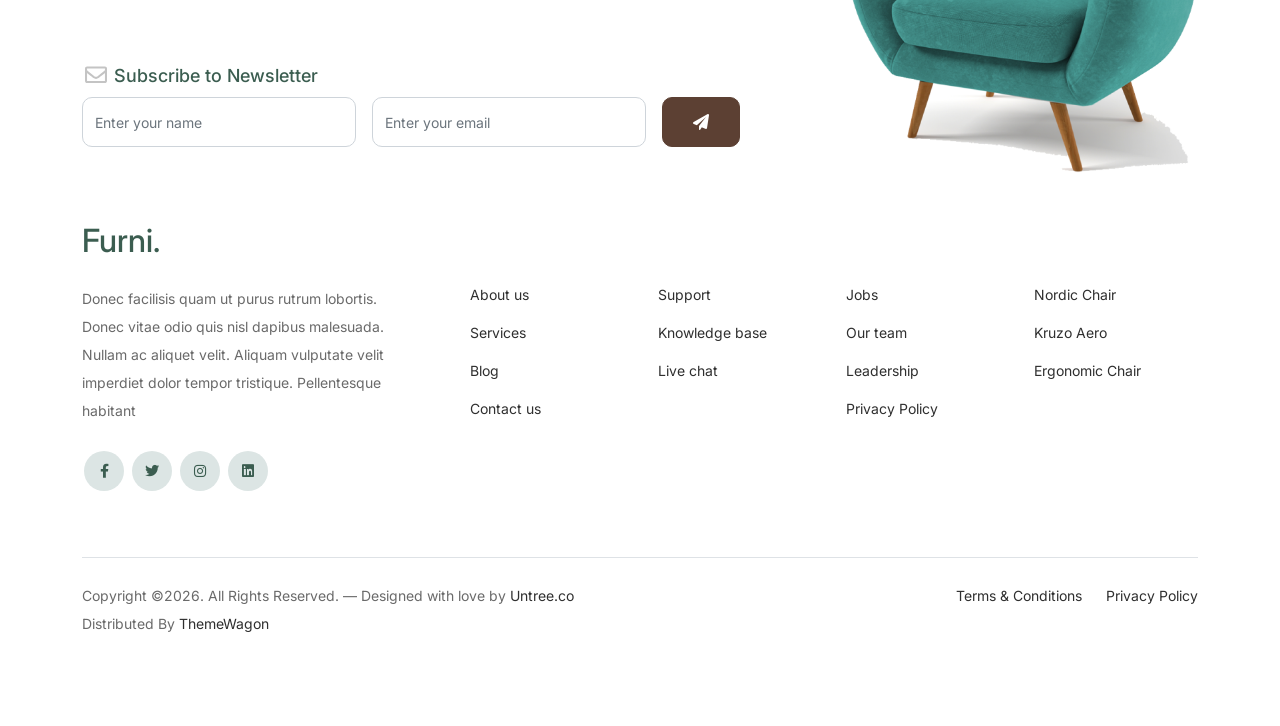
<file: shop.html>
<!-- /*
* Bootstrap 5
* Template Name: Furni
* Template Author: Untree.co
* Template URI: https://untree.co/
* License: https://creativecommons.org/licenses/by/3.0/
*/ -->
<!doctype html>
<html lang="en">
<head>
  <meta charset="utf-8">
  <meta name="viewport" content="width=device-width, initial-scale=1, shrink-to-fit=no">
  <meta name="author" content="Untree.co">
  <link rel="shortcut icon" href="favicon.png">

  <meta name="description" content="" />
  <meta name="keywords" content="bootstrap, bootstrap4" />

		<!-- Bootstrap CSS -->
		<link href="css/bootstrap.min.css" rel="stylesheet">
		<link href="https://cdnjs.cloudflare.com/ajax/libs/font-awesome/6.0.0-beta3/css/all.min.css" rel="stylesheet">
		<link href="css/tiny-slider.css" rel="stylesheet">
		<link href="css/style.css" rel="stylesheet">
		<title>Furni Free Bootstrap 5 Template for Furniture and Interior Design Websites by Untree.co </title>
	</head>

	<body>

		<!-- Start Header/Navigation -->
		<nav class="custom-navbar navbar navbar navbar-expand-md navbar-dark bg-dark" arial-label="Furni navigation bar">

			<div class="container">
				<a class="navbar-brand" href="index.html">Furniturzzzzz<span>.</span>com</a>

				<button class="navbar-toggler" type="button" data-bs-toggle="collapse" data-bs-target="#navbarsFurni" aria-controls="navbarsFurni" aria-expanded="false" aria-label="Toggle navigation">
					<span class="navbar-toggler-icon"></span>
				</button>

				<div class="collapse navbar-collapse" id="navbarsFurni">
					<ul class="custom-navbar-nav navbar-nav ms-auto mb-2 mb-md-0">
						<li class="nav-item ">
							<a class="nav-link" href="index.html">Home</a>
						</li>
						<li class="active"><a class="nav-link" href="shop.html">Shop</a></li>
						<li><a class="nav-link" href="about.html">About us</a></li>
						<li><a class="nav-link" href="services.html">Services</a></li>
						<!--<li><a class="nav-link" href="blog.html">Blog</a></li>-->
						<li><a class="nav-link" href="contact.html">Contact us</a></li>
					</ul>

					<!--<ul class="custom-navbar-cta navbar-nav mb-2 mb-md-0 ms-5">
						<li><a class="nav-link" href="#"><img src="images/user.svg"></a></li>
						<li><a class="nav-link" href="cart.html"><img src="images/cart.svg"></a></li>
					</ul>-->
				</div>
			</div>
				
		</nav>
		<!-- End Header/Navigation -->

		<!-- Start Hero Section -->
			<div class="hero">
		<div class="container">
			<div class="row justify-content-between">
				<div class="col-lg-5">
					<div class="intro-excerpt">
						<h1>Shop</h1>
						
						
					</div>
				</div>
				<div class="col-lg-7">
					
				</div>
			</div>
		</div>
	</div>
		<!-- End Hero Section -->

		

		<div class="untree_co-section product-section before-footer-section">
		    <div class="container">
		      	<div class="row">

		      		<!-- Start Column 1 -->
					<div class="col-12 col-md-4 col-lg-3 mb-5">
						<a class="product-item" href="#">
							<img src="images/product-3.png" class="img-fluid product-thumbnail">
							<h3 class="product-title">Nordic Chair</h3>
							<strong class="product-price">$50.00</strong>

							<span class="icon-cross">
								<img src="images/cross.svg" class="img-fluid">
							</span>
						</a>
					</div> 
					<!-- End Column 1 -->
						
					<!-- Start Column 2 -->
					<div class="col-12 col-md-4 col-lg-3 mb-5">
						<a class="product-item" href="#">
							<img src="images/product-1.png" class="img-fluid product-thumbnail">
							<h3 class="product-title">Nordic Chair</h3>
							<strong class="product-price">$50.00</strong>

							<span class="icon-cross">
								<img src="images/cross.svg" class="img-fluid">
							</span>
						</a>
					</div> 
					<!-- End Column 2 -->

					<!-- Start Column 3 -->
					<div class="col-12 col-md-4 col-lg-3 mb-5">
						<a class="product-item" href="#">
							<img src="images/product-2.png" class="img-fluid product-thumbnail">
							<h3 class="product-title">Kruzo Aero Chair</h3>
							<strong class="product-price">$78.00</strong>

							<span class="icon-cross">
								<img src="images/cross.svg" class="img-fluid">
							</span>
						</a>
					</div>
					<!-- End Column 3 -->

					<!-- Start Column 4 -->
					<div class="col-12 col-md-4 col-lg-3 mb-5">
						<a class="product-item" href="#">
							<img src="images/product-3.png" class="img-fluid product-thumbnail">
							<h3 class="product-title">Ergonomic Chair</h3>
							<strong class="product-price">$43.00</strong>

							<span class="icon-cross">
								<img src="images/cross.svg" class="img-fluid">
							</span>
						</a>
					</div>
					<!-- End Column 4 -->


					<!-- Start Column 1 -->
					<div class="col-12 col-md-4 col-lg-3 mb-5">
						<a class="product-item" href="#">
							<img src="images/product-3.png" class="img-fluid product-thumbnail">
							<h3 class="product-title">Nordic Chair</h3>
							<strong class="product-price">$50.00</strong>

							<span class="icon-cross">
								<img src="images/cross.svg" class="img-fluid">
							</span>
						</a>
					</div> 
					<!-- End Column 1 -->
						
					<!-- Start Column 2 -->
					<div class="col-12 col-md-4 col-lg-3 mb-5">
						<a class="product-item" href="#">
							<img src="images/product-1.png" class="img-fluid product-thumbnail">
							<h3 class="product-title">Nordic Chair</h3>
							<strong class="product-price">$50.00</strong>

							<span class="icon-cross">
								<img src="images/cross.svg" class="img-fluid">
							</span>
						</a>
					</div> 
					<!-- End Column 2 -->

					<!-- Start Column 3 -->
					<div class="col-12 col-md-4 col-lg-3 mb-5">
						<a class="product-item" href="#">
							<img src="images/product-2.png" class="img-fluid product-thumbnail">
							<h3 class="product-title">Kruzo Aero Chair</h3>
							<strong class="product-price">$78.00</strong>

							<span class="icon-cross">
								<img src="images/cross.svg" class="img-fluid">
							</span>
						</a>
					</div>
					<!-- End Column 3 -->

					<!-- Start Column 4 -->
					<div class="col-12 col-md-4 col-lg-3 mb-5">
						<a class="product-item" href="#">
							<img src="images/product-3.png" class="img-fluid product-thumbnail">
							<h3 class="product-title">Ergonomic Chair</h3>
							<strong class="product-price">$43.00</strong>

							<span class="icon-cross">
								<img src="images/cross.svg" class="img-fluid">
							</span>
						</a>
					</div>
					<!-- End Column 4 -->

		      	</div>
		    </div>
		</div>


		<!-- Start Footer Section -->
		<footer class="footer-section">
			<div class="container relative">

				<div class="sofa-img">
					<img src="images/sofa.png" alt="Image" class="img-fluid">
				</div>

				<div class="row">
					<div class="col-lg-8">
						<div class="subscription-form">
							<h3 class="d-flex align-items-center"><span class="me-1"><img src="images/envelope-outline.svg" alt="Image" class="img-fluid"></span><span>Subscribe to Newsletter</span></h3>

							<form action="#" class="row g-3">
								<div class="col-auto">
									<input type="text" class="form-control" placeholder="Enter your name">
								</div>
								<div class="col-auto">
									<input type="email" class="form-control" placeholder="Enter your email">
								</div>
								<div class="col-auto">
									<button class="btn btn-primary">
										<span class="fa fa-paper-plane"></span>
									</button>
								</div>
							</form>

						</div>
					</div>
				</div>

				<div class="row g-5 mb-5">
					<div class="col-lg-4">
						<div class="mb-4 footer-logo-wrap"><a href="#" class="footer-logo">Furni<span>.</span></a></div>
						<p class="mb-4">Donec facilisis quam ut purus rutrum lobortis. Donec vitae odio quis nisl dapibus malesuada. Nullam ac aliquet velit. Aliquam vulputate velit imperdiet dolor tempor tristique. Pellentesque habitant</p>

						<ul class="list-unstyled custom-social">
							<li><a href="#"><span class="fa fa-brands fa-facebook-f"></span></a></li>
							<li><a href="#"><span class="fa fa-brands fa-twitter"></span></a></li>
							<li><a href="#"><span class="fa fa-brands fa-instagram"></span></a></li>
							<li><a href="#"><span class="fa fa-brands fa-linkedin"></span></a></li>
						</ul>
					</div>

					<div class="col-lg-8">
						<div class="row links-wrap">
							<div class="col-6 col-sm-6 col-md-3">
								<ul class="list-unstyled">
									<li><a href="#">About us</a></li>
									<li><a href="#">Services</a></li>
									<li><a href="#">Blog</a></li>
									<li><a href="#">Contact us</a></li>
								</ul>
							</div>

							<div class="col-6 col-sm-6 col-md-3">
								<ul class="list-unstyled">
									<li><a href="#">Support</a></li>
									<li><a href="#">Knowledge base</a></li>
									<li><a href="#">Live chat</a></li>
								</ul>
							</div>

							<div class="col-6 col-sm-6 col-md-3">
								<ul class="list-unstyled">
									<li><a href="#">Jobs</a></li>
									<li><a href="#">Our team</a></li>
									<li><a href="#">Leadership</a></li>
									<li><a href="#">Privacy Policy</a></li>
								</ul>
							</div>

							<div class="col-6 col-sm-6 col-md-3">
								<ul class="list-unstyled">
									<li><a href="#">Nordic Chair</a></li>
									<li><a href="#">Kruzo Aero</a></li>
									<li><a href="#">Ergonomic Chair</a></li>
								</ul>
							</div>
						</div>
					</div>

				</div>

				<div class="border-top copyright">
					<div class="row pt-4">
						<div class="col-lg-6">
							<p class="mb-2 text-center text-lg-start">Copyright &copy;<script>document.write(new Date().getFullYear());</script>. All Rights Reserved. &mdash; Designed with love by <a href="https://untree.co">Untree.co</a>  Distributed By <a href="https://themewagon.com">ThemeWagon</a> <!-- License information: https://untree.co/license/ -->
            </p>
						</div>

						<div class="col-lg-6 text-center text-lg-end">
							<ul class="list-unstyled d-inline-flex ms-auto">
								<li class="me-4"><a href="#">Terms &amp; Conditions</a></li>
								<li><a href="#">Privacy Policy</a></li>
							</ul>
						</div>

					</div>
				</div>

			</div>
		</footer>
		<!-- End Footer Section -->	


		<script src="js/bootstrap.bundle.min.js"></script>
		<script src="js/tiny-slider.js"></script>
		<script src="js/custom.js"></script>
	</body>

</html>
</file>
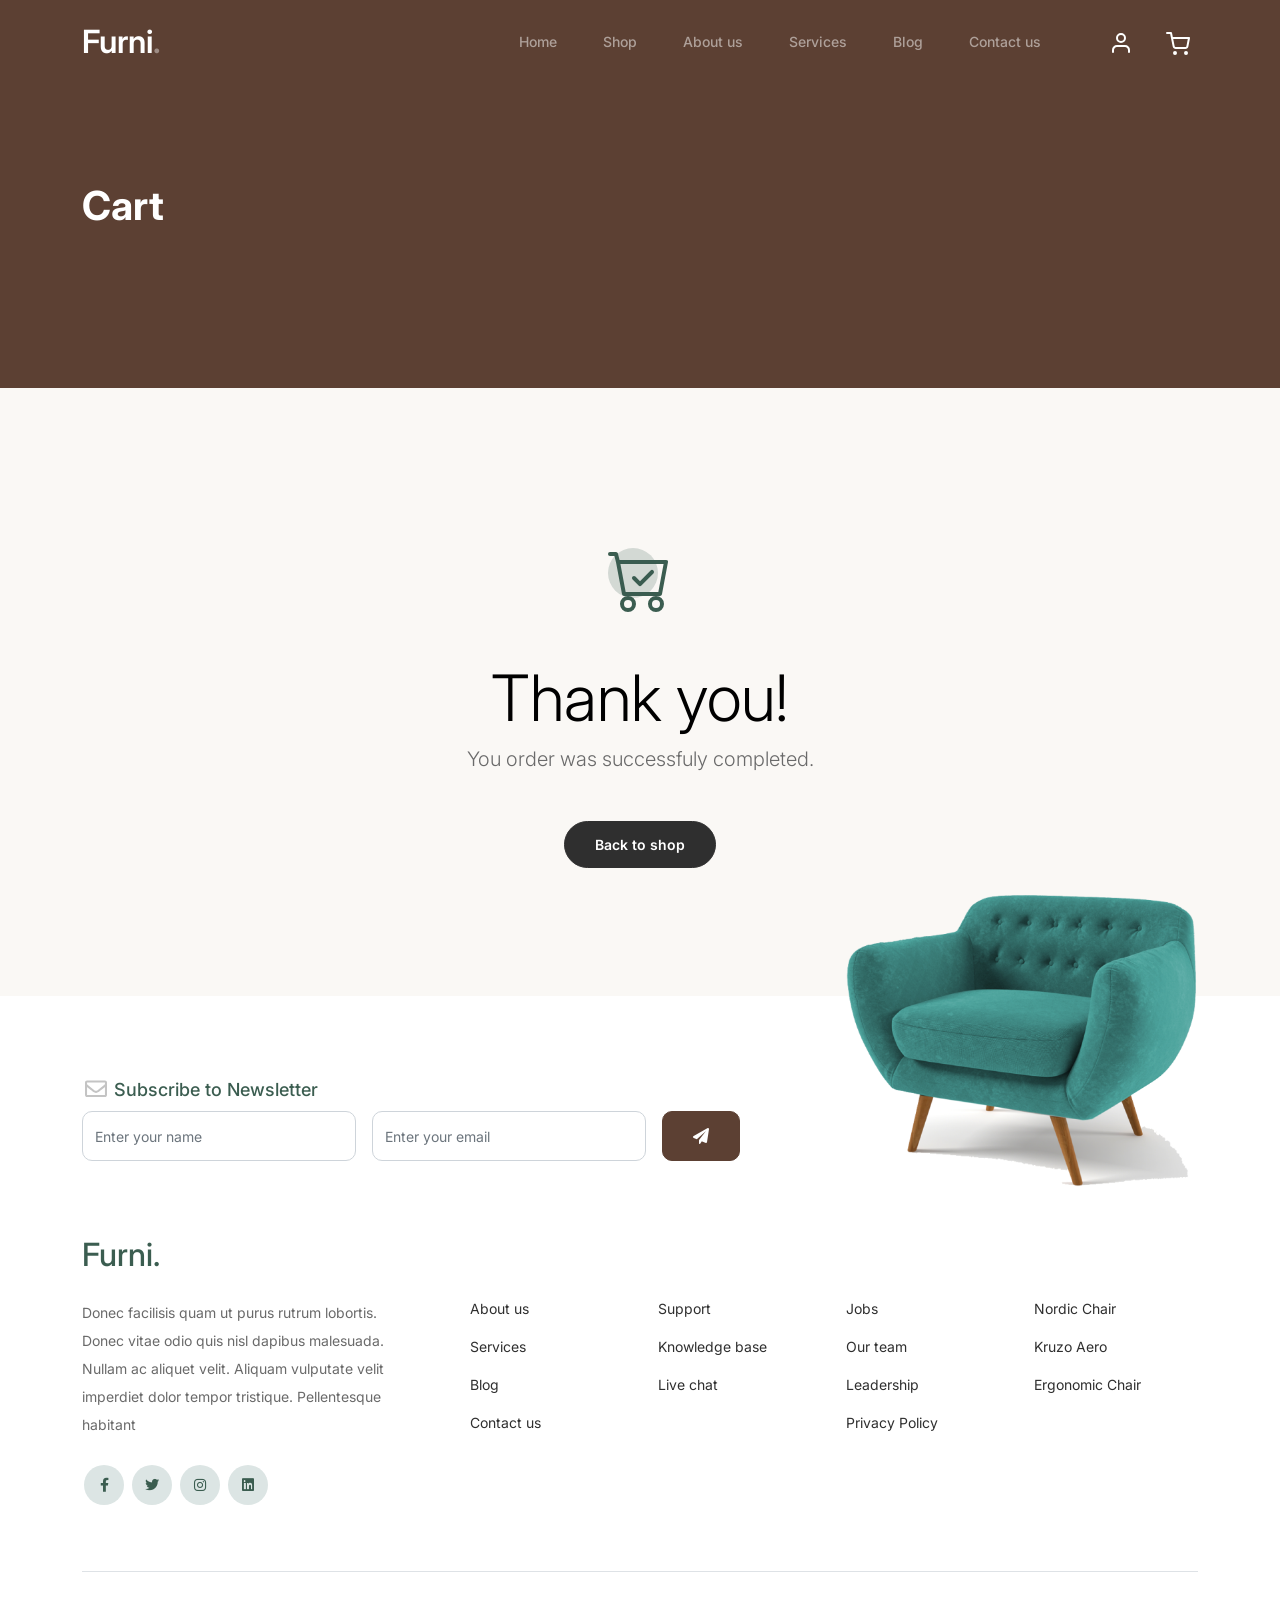
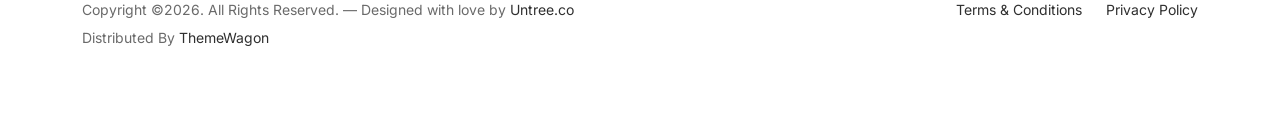
<file: thankyou.html>
<!-- /*
* Bootstrap 5
* Template Name: Furni
* Template Author: Untree.co
* Template URI: https://untree.co/
* License: https://creativecommons.org/licenses/by/3.0/
*/ -->
<!doctype html>
<html lang="en">
<head>
  <meta charset="utf-8">
  <meta name="viewport" content="width=device-width, initial-scale=1, shrink-to-fit=no">
  <meta name="author" content="Untree.co">
  <link rel="shortcut icon" href="favicon.png">

  <meta name="description" content="" />
  <meta name="keywords" content="bootstrap, bootstrap4" />

		<!-- Bootstrap CSS -->
		<link href="css/bootstrap.min.css" rel="stylesheet">
		<link href="https://cdnjs.cloudflare.com/ajax/libs/font-awesome/6.0.0-beta3/css/all.min.css" rel="stylesheet">
		<link href="css/tiny-slider.css" rel="stylesheet">
		<link href="css/style.css" rel="stylesheet">
		<title>Furni Free Bootstrap 5 Template for Furniture and Interior Design Websites by Untree.co </title>
	</head>

	<body>

		<!-- Start Header/Navigation -->
		<nav class="custom-navbar navbar navbar navbar-expand-md navbar-dark bg-dark" arial-label="Furni navigation bar">

			<div class="container">
				<a class="navbar-brand" href="index.html">Furni<span>.</span></a>

				<button class="navbar-toggler" type="button" data-bs-toggle="collapse" data-bs-target="#navbarsFurni" aria-controls="navbarsFurni" aria-expanded="false" aria-label="Toggle navigation">
					<span class="navbar-toggler-icon"></span>
				</button>

				<div class="collapse navbar-collapse" id="navbarsFurni">
					<ul class="custom-navbar-nav navbar-nav ms-auto mb-2 mb-md-0">
						<li class="nav-item ">
							<a class="nav-link" href="index.html">Home</a>
						</li>
						<li><a class="nav-link" href="shop.html">Shop</a></li>
						<li><a class="nav-link" href="about.html">About us</a></li>
						<li><a class="nav-link" href="services.html">Services</a></li>
						<li><a class="nav-link" href="blog.html">Blog</a></li>
						<li><a class="nav-link" href="contact.html">Contact us</a></li>
					</ul>

					<ul class="custom-navbar-cta navbar-nav mb-2 mb-md-0 ms-5">
						<li><a class="nav-link" href="#"><img src="images/user.svg"></a></li>
						<li><a class="nav-link" href="cart.html"><img src="images/cart.svg"></a></li>
					</ul>
				</div>
			</div>
				
		</nav>
		<!-- End Header/Navigation -->

		<!-- Start Hero Section -->
			<div class="hero">
				<div class="container">
					<div class="row justify-content-between">
						<div class="col-lg-5">
							<div class="intro-excerpt">
								<h1>Cart</h1>
							</div>
						</div>
						<div class="col-lg-7">
							
						</div>
					</div>
				</div>
			</div>
		<!-- End Hero Section -->

		

		<div class="untree_co-section">
    <div class="container">
      <div class="row">
        <div class="col-md-12 text-center pt-5">
          <span class="display-3 thankyou-icon text-primary">
            <svg width="1em" height="1em" viewBox="0 0 16 16" class="bi bi-cart-check mb-5" fill="currentColor" xmlns="http://www.w3.org/2000/svg">
              <path fill-rule="evenodd" d="M11.354 5.646a.5.5 0 0 1 0 .708l-3 3a.5.5 0 0 1-.708 0l-1.5-1.5a.5.5 0 1 1 .708-.708L8 8.293l2.646-2.647a.5.5 0 0 1 .708 0z"/>
              <path fill-rule="evenodd" d="M0 1.5A.5.5 0 0 1 .5 1H2a.5.5 0 0 1 .485.379L2.89 3H14.5a.5.5 0 0 1 .491.592l-1.5 8A.5.5 0 0 1 13 12H4a.5.5 0 0 1-.491-.408L2.01 3.607 1.61 2H.5a.5.5 0 0 1-.5-.5zM3.102 4l1.313 7h8.17l1.313-7H3.102zM5 12a2 2 0 1 0 0 4 2 2 0 0 0 0-4zm7 0a2 2 0 1 0 0 4 2 2 0 0 0 0-4zm-7 1a1 1 0 1 0 0 2 1 1 0 0 0 0-2zm7 0a1 1 0 1 0 0 2 1 1 0 0 0 0-2z"/>
            </svg>
          </span>
          <h2 class="display-3 text-black">Thank you!</h2>
          <p class="lead mb-5">You order was successfuly completed.</p>
          <p><a href="shop.html" class="btn btn-sm btn-outline-black">Back to shop</a></p>
        </div>
      </div>
    </div>
  </div>

		<!-- Start Footer Section -->
		<footer class="footer-section">
			<div class="container relative">

				<div class="sofa-img">
					<img src="images/sofa.png" alt="Image" class="img-fluid">
				</div>

				<div class="row">
					<div class="col-lg-8">
						<div class="subscription-form">
							<h3 class="d-flex align-items-center"><span class="me-1"><img src="images/envelope-outline.svg" alt="Image" class="img-fluid"></span><span>Subscribe to Newsletter</span></h3>

							<form action="#" class="row g-3">
								<div class="col-auto">
									<input type="text" class="form-control" placeholder="Enter your name">
								</div>
								<div class="col-auto">
									<input type="email" class="form-control" placeholder="Enter your email">
								</div>
								<div class="col-auto">
									<button class="btn btn-primary">
										<span class="fa fa-paper-plane"></span>
									</button>
								</div>
							</form>

						</div>
					</div>
				</div>

				<div class="row g-5 mb-5">
					<div class="col-lg-4">
						<div class="mb-4 footer-logo-wrap"><a href="#" class="footer-logo">Furni<span>.</span></a></div>
						<p class="mb-4">Donec facilisis quam ut purus rutrum lobortis. Donec vitae odio quis nisl dapibus malesuada. Nullam ac aliquet velit. Aliquam vulputate velit imperdiet dolor tempor tristique. Pellentesque habitant</p>

						<ul class="list-unstyled custom-social">
							<li><a href="#"><span class="fa fa-brands fa-facebook-f"></span></a></li>
							<li><a href="#"><span class="fa fa-brands fa-twitter"></span></a></li>
							<li><a href="#"><span class="fa fa-brands fa-instagram"></span></a></li>
							<li><a href="#"><span class="fa fa-brands fa-linkedin"></span></a></li>
						</ul>
					</div>

					<div class="col-lg-8">
						<div class="row links-wrap">
							<div class="col-6 col-sm-6 col-md-3">
								<ul class="list-unstyled">
									<li><a href="#">About us</a></li>
									<li><a href="#">Services</a></li>
									<li><a href="#">Blog</a></li>
									<li><a href="#">Contact us</a></li>
								</ul>
							</div>

							<div class="col-6 col-sm-6 col-md-3">
								<ul class="list-unstyled">
									<li><a href="#">Support</a></li>
									<li><a href="#">Knowledge base</a></li>
									<li><a href="#">Live chat</a></li>
								</ul>
							</div>

							<div class="col-6 col-sm-6 col-md-3">
								<ul class="list-unstyled">
									<li><a href="#">Jobs</a></li>
									<li><a href="#">Our team</a></li>
									<li><a href="#">Leadership</a></li>
									<li><a href="#">Privacy Policy</a></li>
								</ul>
							</div>

							<div class="col-6 col-sm-6 col-md-3">
								<ul class="list-unstyled">
									<li><a href="#">Nordic Chair</a></li>
									<li><a href="#">Kruzo Aero</a></li>
									<li><a href="#">Ergonomic Chair</a></li>
								</ul>
							</div>
						</div>
					</div>

				</div>

				<div class="border-top copyright">
					<div class="row pt-4">
						<div class="col-lg-6">
							<p class="mb-2 text-center text-lg-start">Copyright &copy;<script>document.write(new Date().getFullYear());</script>. All Rights Reserved. &mdash; Designed with love by <a href="https://untree.co">Untree.co</a> Distributed By <a href="https://themewagon.com">ThemeWagon</a> <!-- License information: https://untree.co/license/ -->
            </p>
						</div>

						<div class="col-lg-6 text-center text-lg-end">
							<ul class="list-unstyled d-inline-flex ms-auto">
								<li class="me-4"><a href="#">Terms &amp; Conditions</a></li>
								<li><a href="#">Privacy Policy</a></li>
							</ul>
						</div>

					</div>
				</div>

			</div>
		</footer>
		<!-- End Footer Section -->	


		<script src="js/bootstrap.bundle.min.js"></script>
		<script src="js/tiny-slider.js"></script>
		<script src="js/custom.js"></script>
	</body>

</html>
</file>
<file: css/tiny-slider.css>
.tns-outer{padding:0 !important}.tns-outer [hidden]{display:none !important}.tns-outer [aria-controls],.tns-outer [data-action]{cursor:pointer}.tns-slider{-webkit-transition:all 0s;-moz-transition:all 0s;transition:all 0s}.tns-slider>.tns-item{-webkit-box-sizing:border-box;-moz-box-sizing:border-box;box-sizing:border-box}.tns-horizontal.tns-subpixel{white-space:nowrap}.tns-horizontal.tns-subpixel>.tns-item{display:inline-block;vertical-align:top;white-space:normal}.tns-horizontal.tns-no-subpixel:after{content:'';display:table;clear:both}.tns-horizontal.tns-no-subpixel>.tns-item{float:left}.tns-horizontal.tns-carousel.tns-no-subpixel>.tns-item{margin-right:-100%}.tns-no-calc{position:relative;left:0}.tns-gallery{position:relative;left:0;min-height:1px}.tns-gallery>.tns-item{position:absolute;left:-100%;-webkit-transition:transform 0s, opacity 0s;-moz-transition:transform 0s, opacity 0s;transition:transform 0s, opacity 0s}.tns-gallery>.tns-slide-active{position:relative;left:auto !important}.tns-gallery>.tns-moving{-webkit-transition:all 0.25s;-moz-transition:all 0.25s;transition:all 0.25s}.tns-autowidth{display:inline-block}.tns-lazy-img{-webkit-transition:opacity 0.6s;-moz-transition:opacity 0.6s;transition:opacity 0.6s;opacity:0.6}.tns-lazy-img.tns-complete{opacity:1}.tns-ah{-webkit-transition:height 0s;-moz-transition:height 0s;transition:height 0s}.tns-ovh{overflow:hidden}.tns-visually-hidden{position:absolute;left:-10000em}.tns-transparent{opacity:0;visibility:hidden}.tns-fadeIn{opacity:1;filter:alpha(opacity=100);z-index:0}.tns-normal,.tns-fadeOut{opacity:0;filter:alpha(opacity=0);z-index:-1}.tns-vpfix{white-space:nowrap}.tns-vpfix>div,.tns-vpfix>li{display:inline-block}.tns-t-subp2{margin:0 auto;width:310px;position:relative;height:10px;overflow:hidden}.tns-t-ct{width:2333.3333333%;width:-webkit-calc(100% * 70 / 3);width:-moz-calc(100% * 70 / 3);width:calc(100% * 70 / 3);position:absolute;right:0}.tns-t-ct:after{content:'';display:table;clear:both}.tns-t-ct>div{width:1.4285714%;width:-webkit-calc(100% / 70);width:-moz-calc(100% / 70);width:calc(100% / 70);height:10px;float:left}

/*# sourceMappingURL=sourcemaps/tiny-slider.css.map */
</file>
<file: css/style.css>
/*
* Template Name: UntreeStore
* Template Author: Untree.co
* Author URI: https://untree.co/
* License: https://creativecommons.org/licenses/by/3.0/
*/
@import url("https://fonts.googleapis.com/css2?family=Inter:wght@400;500;600;700;800&display=swap");
body {
  overflow-x: hidden;
  position: relative; }

body {
  font-family: "Inter", sans-serif;
  font-weight: 400;
  line-height: 28px;
  color: #6a6a6a;
  font-size: 14px;
  background-color: #faf8f5; }

a {
  text-decoration: none;
  -webkit-transition: .3s all ease;
  -o-transition: .3s all ease;
  transition: .3s all ease;
  color: #2f2f2f;
  text-decoration: underline; }
  a:hover {
    color: #2f2f2f;
    text-decoration: none; }
  a.more {
    font-weight: 600; }

.custom-navbar {
  background: #5c4033 !important;
  padding-top: 20px;
  padding-bottom: 20px; }
  .custom-navbar .navbar-brand {
    font-size: 32px;
    font-weight: 600; }
    .custom-navbar .navbar-brand > span {
      opacity: .4; }
  .custom-navbar .navbar-toggler {
    border-color: transparent; }
    .custom-navbar .navbar-toggler:active, .custom-navbar .navbar-toggler:focus {
      -webkit-box-shadow: none;
      box-shadow: none;
      outline: none; }
  @media (min-width: 992px) {
    .custom-navbar .custom-navbar-nav li {
      margin-left: 15px;
      margin-right: 15px; } }
  .custom-navbar .custom-navbar-nav li a {
    font-weight: 500;
    color: #ffffff !important;
    opacity: .5;
    -webkit-transition: .3s all ease;
    -o-transition: .3s all ease;
    transition: .3s all ease;
    position: relative; }
    @media (min-width: 768px) {
      .custom-navbar .custom-navbar-nav li a:before {
        content: "";
        position: absolute;
        bottom: 0;
        left: 8px;
        right: 8px;
        background: #d4a574;
        height: 5px;
        opacity: 1;
        visibility: visible;
        width: 0;
        -webkit-transition: .15s all ease-out;
        -o-transition: .15s all ease-out;
        transition: .15s all ease-out; } }
    .custom-navbar .custom-navbar-nav li a:hover {
      opacity: 1; }
      .custom-navbar .custom-navbar-nav li a:hover:before {
        width: calc(100% - 16px); }
  .custom-navbar .custom-navbar-nav li.active a {
    opacity: 1; }
    .custom-navbar .custom-navbar-nav li.active a:before {
      width: calc(100% - 16px); }
  .custom-navbar .custom-navbar-cta {
    margin-left: 0 !important;
    -webkit-box-orient: horizontal;
    -webkit-box-direction: normal;
    -ms-flex-direction: row;
    flex-direction: row; }
    @media (min-width: 768px) {
      .custom-navbar .custom-navbar-cta {
        margin-left: 40px !important; } }
    .custom-navbar .custom-navbar-cta li {
      margin-left: 0px;
      margin-right: 0px; }
      .custom-navbar .custom-navbar-cta li:first-child {
        margin-right: 20px; }

.hero {
  background: #5c4033;
  padding: calc(4rem - 30px) 0 0rem 0; }
  @media (min-width: 768px) {
    .hero {
      padding: calc(4rem - 30px) 0 4rem 0; } }
  @media (min-width: 992px) {
    .hero {
      padding: calc(8rem - 30px) 0 8rem 0; } }
  .hero .intro-excerpt {
    position: relative;
    z-index: 4; }
    @media (min-width: 992px) {
      .hero .intro-excerpt {
        max-width: 450px; } }
  .hero h1 {
    font-weight: 700;
    color: #ffffff;
    margin-bottom: 30px; }
    @media (min-width: 1400px) {
      .hero h1 {
        font-size: 54px; } }
  .hero p {
    color: rgba(255, 255, 255, 0.5);
    margin-botom: 30px; }
  .hero .hero-img-wrap {
    position: relative; }
    .hero .hero-img-wrap img {
      position: relative;
      top: 0px;
      right: 0px;
      z-index: 2;
      max-width: 780px;
      left: -20px; }
      @media (min-width: 768px) {
        .hero .hero-img-wrap img {
          right: 0px;
          left: -100px; } }
      @media (min-width: 992px) {
        .hero .hero-img-wrap img {
          left: 0px;
          top: -80px;
          position: absolute;
          right: -50px; } }
      @media (min-width: 1200px) {
        .hero .hero-img-wrap img {
          left: 0px;
          top: -80px;
          right: -100px; } }
    .hero .hero-img-wrap:after {
      content: "";
      position: absolute;
      width: 255px;
      height: 217px;
      background-image: url("../images/dots-light.svg");
      background-size: contain;
      background-repeat: no-repeat;
      right: -100px;
      top: -0px; }
      @media (min-width: 1200px) {
        .hero .hero-img-wrap:after {
          top: -40px; } }

.btn {
  font-weight: 600;
  padding: 12px 30px;
  border-radius: 30px;
  color: #ffffff;
  background: #2f2f2f;
  border-color: #2f2f2f; }
  .btn:hover {
    color: #ffffff;
    background: #222222;
    border-color: #222222; }
  .btn:active, .btn:focus {
    outline: none !important;
    -webkit-box-shadow: none;
    box-shadow: none; }
  .btn.btn-primary {
    background: #5c4033;
    border-color: #5c4033; }
    .btn.btn-primary:hover {
      background: #48342a;
      border-color: #48342a; }
  .btn.btn-secondary {
    color: #2f2f2f;
    background: #d4a574;
    border-color: #d4a574; }
    .btn.btn-secondary:hover {
      background: #c49563;
      border-color: #c49563; }
  .btn.btn-white-outline {
    background: transparent;
    border-width: 2px;
    border-color: rgba(255, 255, 255, 0.3); }
    .btn.btn-white-outline:hover {
      border-color: white;
      color: #ffffff; }

.section-title {
  color: #2f2f2f; }

.product-section {
  padding: 7rem 0; }
  .product-section .product-item {
    text-align: center;
    text-decoration: none;
    display: block;
    position: relative;
    padding-bottom: 50px;
    cursor: pointer; }
    .product-section .product-item .product-thumbnail {
      margin-bottom: 30px;
      position: relative;
      top: 0;
      -webkit-transition: .3s all ease;
      -o-transition: .3s all ease;
      transition: .3s all ease; }
    .product-section .product-item h3 {
      font-weight: 600;
      font-size: 16px; }
    .product-section .product-item strong {
      font-weight: 800 !important;
      font-size: 18px !important; }
    .product-section .product-item h3, .product-section .product-item strong {
      color: #2f2f2f;
      text-decoration: none; }
    .product-section .product-item .icon-cross {
      position: absolute;
      width: 35px;
      height: 35px;
      display: inline-block;
      background: #2f2f2f;
      bottom: 15px;
      left: 50%;
      -webkit-transform: translateX(-50%);
      -ms-transform: translateX(-50%);
      transform: translateX(-50%);
      margin-bottom: -17.5px;
      border-radius: 50%;
      opacity: 0;
      visibility: hidden;
      -webkit-transition: .3s all ease;
      -o-transition: .3s all ease;
      transition: .3s all ease; }
      .product-section .product-item .icon-cross img {
        position: absolute;
        left: 50%;
        top: 50%;
        -webkit-transform: translate(-50%, -50%);
        -ms-transform: translate(-50%, -50%);
        transform: translate(-50%, -50%); }
    .product-section .product-item:before {
      bottom: 0;
      left: 0;
      right: 0;
      position: absolute;
      content: "";
      background: #e8dfd7;
      height: 0%;
      z-index: -1;
      border-radius: 10px;
      -webkit-transition: .3s all ease;
      -o-transition: .3s all ease;
      transition: .3s all ease; }
    .product-section .product-item:hover .product-thumbnail {
      top: -25px; }
    .product-section .product-item:hover .icon-cross {
      bottom: 0;
      opacity: 1;
      visibility: visible; }
    .product-section .product-item:hover:before {
      height: 70%; }

.why-choose-section {
  padding: 7rem 0; }
  .why-choose-section .img-wrap {
    position: relative; }
    .why-choose-section .img-wrap:before {
      position: absolute;
      content: "";
      width: 255px;
      height: 217px;
      background-image: url("../images/dots-yellow.svg");
      background-repeat: no-repeat;
      background-size: contain;
      -webkit-transform: translate(-40%, -40%);
      -ms-transform: translate(-40%, -40%);
      transform: translate(-40%, -40%);
      z-index: -1; }
    .why-choose-section .img-wrap img {
      border-radius: 20px; }

.feature {
  margin-bottom: 30px; }
  .feature .icon {
    display: inline-block;
    position: relative;
    margin-bottom: 20px; }
    .feature .icon:before {
      content: "";
      width: 33px;
      height: 33px;
      position: absolute;
      background: rgba(92, 64, 51, 0.2);
      border-radius: 50%;
      right: -8px;
      bottom: 0; }
  .feature h3 {
    font-size: 14px;
    color: #2f2f2f; }
  .feature p {
    font-size: 14px;
    line-height: 22px;
    color: #6a6a6a; }

.we-help-section {
  padding: 7rem 0; }
  .we-help-section .imgs-grid {
    display: -ms-grid;
    display: grid;
    -ms-grid-columns: (1fr)[27];
    grid-template-columns: repeat(27, 1fr);
    position: relative; }
    .we-help-section .imgs-grid:before {
      position: absolute;
      content: "";
      width: 255px;
      height: 217px;
      background-image: url("../images/dots-green.svg");
      background-size: contain;
      background-repeat: no-repeat;
      -webkit-transform: translate(-40%, -40%);
      -ms-transform: translate(-40%, -40%);
      transform: translate(-40%, -40%);
      z-index: -1; }
    .we-help-section .imgs-grid .grid {
      position: relative; }
      .we-help-section .imgs-grid .grid img {
        border-radius: 20px;
        max-width: 100%; }
      .we-help-section .imgs-grid .grid.grid-1 {
        -ms-grid-column: 1;
        -ms-grid-column-span: 18;
        grid-column: 1 / span 18;
        -ms-grid-row: 1;
        -ms-grid-row-span: 27;
        grid-row: 1 / span 27; }
      .we-help-section .imgs-grid .grid.grid-2 {
        -ms-grid-column: 19;
        -ms-grid-column-span: 27;
        grid-column: 19 / span 27;
        -ms-grid-row: 1;
        -ms-grid-row-span: 5;
        grid-row: 1 / span 5;
        padding-left: 20px; }
      .we-help-section .imgs-grid .grid.grid-3 {
        -ms-grid-column: 14;
        -ms-grid-column-span: 16;
        grid-column: 14 / span 16;
        -ms-grid-row: 6;
        -ms-grid-row-span: 27;
        grid-row: 6 / span 27;
        padding-top: 20px; }

.custom-list {
  width: 100%; }
  .custom-list li {
    display: inline-block;
    width: calc(50% - 20px);
    margin-bottom: 12px;
    line-height: 1.5;
    position: relative;
    padding-left: 20px; }
    .custom-list li:before {
      content: "";
      width: 8px;
      height: 8px;
      border-radius: 50%;
      border: 2px solid #5c4033;
      position: absolute;
      left: 0;
      top: 8px; }

.popular-product {
  padding: 0 0 7rem 0; }
  .popular-product .product-item-sm h3 {
    font-size: 14px;
    font-weight: 700;
    color: #2f2f2f; }
  .popular-product .product-item-sm a {
    text-decoration: none;
    color: #2f2f2f;
    -webkit-transition: .3s all ease;
    -o-transition: .3s all ease;
    transition: .3s all ease; }
    .popular-product .product-item-sm a:hover {
      color: rgba(47, 47, 47, 0.5); }
  .popular-product .product-item-sm p {
    line-height: 1.4;
    margin-bottom: 10px;
    font-size: 14px; }
  .popular-product .product-item-sm .thumbnail {
    margin-right: 10px;
    -webkit-box-flex: 0;
    -ms-flex: 0 0 120px;
    flex: 0 0 120px;
    position: relative; }
    .popular-product .product-item-sm .thumbnail:before {
      content: "";
      position: absolute;
      border-radius: 20px;
      background: #e8dfd7;
      width: 98px;
      height: 98px;
      top: 50%;
      left: 50%;
      -webkit-transform: translate(-50%, -50%);
      -ms-transform: translate(-50%, -50%);
      transform: translate(-50%, -50%);
      z-index: -1; }

.testimonial-section {
  padding: 3rem 0 7rem 0; }

.testimonial-slider-wrap {
  position: relative; }
  .testimonial-slider-wrap .tns-inner {
    padding-top: 30px; }
  .testimonial-slider-wrap .item .testimonial-block blockquote {
    font-size: 16px; }
    @media (min-width: 768px) {
      .testimonial-slider-wrap .item .testimonial-block blockquote {
        line-height: 32px;
        font-size: 18px; } }
  .testimonial-slider-wrap .item .testimonial-block .author-info .author-pic {
    margin-bottom: 20px; }
    .testimonial-slider-wrap .item .testimonial-block .author-info .author-pic img {
      max-width: 80px;
      border-radius: 50%; }
  .testimonial-slider-wrap .item .testimonial-block .author-info h3 {
    font-size: 14px;
    font-weight: 700;
    color: #2f2f2f;
    margin-bottom: 0; }
  .testimonial-slider-wrap #testimonial-nav {
    position: absolute;
    top: 50%;
    z-index: 99;
    width: 100%;
    display: none; }
    @media (min-width: 768px) {
      .testimonial-slider-wrap #testimonial-nav {
        display: block; } }
    .testimonial-slider-wrap #testimonial-nav > span {
      cursor: pointer;
      position: absolute;
      width: 58px;
      height: 58px;
      line-height: 58px;
      border-radius: 50%;
      background: rgba(92, 64, 51, 0.1);
      color: #2f2f2f;
      -webkit-transition: .3s all ease;
      -o-transition: .3s all ease;
      transition: .3s all ease; }
      .testimonial-slider-wrap #testimonial-nav > span:hover {
        background: #5c4033;
        color: #ffffff; }
    .testimonial-slider-wrap #testimonial-nav .prev {
      left: -10px; }
    .testimonial-slider-wrap #testimonial-nav .next {
      right: 0; }
  .testimonial-slider-wrap .tns-nav {
    position: absolute;
    bottom: -50px;
    left: 50%;
    -webkit-transform: translateX(-50%);
    -ms-transform: translateX(-50%);
    transform: translateX(-50%); }
    .testimonial-slider-wrap .tns-nav button {
      background: none;
      border: none;
      display: inline-block;
      position: relative;
      width: 0 !important;
      height: 7px !important;
      margin: 2px; }
      .testimonial-slider-wrap .tns-nav button:active, .testimonial-slider-wrap .tns-nav button:focus, .testimonial-slider-wrap .tns-nav button:hover {
        outline: none;
        -webkit-box-shadow: none;
        box-shadow: none;
        background: none; }
      .testimonial-slider-wrap .tns-nav button:before {
        display: block;
        width: 7px;
        height: 7px;
        left: 0;
        top: 0;
        position: absolute;
        content: "";
        border-radius: 50%;
        -webkit-transition: .3s all ease;
        -o-transition: .3s all ease;
        transition: .3s all ease;
        background-color: #d6d6d6; }
      .testimonial-slider-wrap .tns-nav button:hover:before, .testimonial-slider-wrap .tns-nav button.tns-nav-active:before {
        background-color: #3b5d50; }

.before-footer-section {
  padding: 7rem 0 12rem 0 !important; }

.blog-section {
  padding: 7rem 0 12rem 0; }
  .blog-section .post-entry a {
    text-decoration: none; }
  .blog-section .post-entry .post-thumbnail {
    display: block;
    margin-bottom: 20px; }
    .blog-section .post-entry .post-thumbnail img {
      border-radius: 20px;
      -webkit-transition: .3s all ease;
      -o-transition: .3s all ease;
      transition: .3s all ease; }
  .blog-section .post-entry .post-content-entry {
    padding-left: 15px;
    padding-right: 15px; }
    .blog-section .post-entry .post-content-entry h3 {
      font-size: 16px;
      margin-bottom: 0;
      font-weight: 600;
      margin-bottom: 7px; }
    .blog-section .post-entry .post-content-entry .meta {
      font-size: 14px; }
      .blog-section .post-entry .post-content-entry .meta a {
        font-weight: 600; }
  .blog-section .post-entry:hover .post-thumbnail img, .blog-section .post-entry:focus .post-thumbnail img {
    opacity: .7; }

.footer-section {
  padding: 80px 0;
  background: #ffffff; }
  .footer-section .relative {
    position: relative; }
  .footer-section a {
    text-decoration: none;
    color: #2f2f2f;
    -webkit-transition: .3s all ease;
    -o-transition: .3s all ease;
    transition: .3s all ease; }
    .footer-section a:hover {
      color: rgba(47, 47, 47, 0.5); }
  .footer-section .subscription-form {
    margin-bottom: 40px;
    position: relative;
    z-index: 2;
    margin-top: 100px; }
    @media (min-width: 992px) {
      .footer-section .subscription-form {
        margin-top: 0px;
        margin-bottom: 80px; } }
    .footer-section .subscription-form h3 {
      font-size: 18px;
      font-weight: 500;
      color: #3b5d50; }
    .footer-section .subscription-form .form-control {
      height: 50px;
      border-radius: 10px;
      font-family: "Inter", sans-serif; }
      .footer-section .subscription-form .form-control:active, .footer-section .subscription-form .form-control:focus {
        outline: none;
        -webkit-box-shadow: none;
        box-shadow: none;
        border-color: #3b5d50;
        -webkit-box-shadow: 0 1px 4px 0 rgba(0, 0, 0, 0.2);
        box-shadow: 0 1px 4px 0 rgba(0, 0, 0, 0.2); }
      .footer-section .subscription-form .form-control::-webkit-input-placeholder {
        font-size: 14px; }
      .footer-section .subscription-form .form-control::-moz-placeholder {
        font-size: 14px; }
      .footer-section .subscription-form .form-control:-ms-input-placeholder {
        font-size: 14px; }
      .footer-section .subscription-form .form-control:-moz-placeholder {
        font-size: 14px; }
    .footer-section .subscription-form .btn {
      border-radius: 10px !important; }
  .footer-section .sofa-img {
    position: absolute;
    top: -200px;
    z-index: 1;
    right: 0; }
    .footer-section .sofa-img img {
      max-width: 380px; }
  .footer-section .links-wrap {
    margin-top: 0px; }
    @media (min-width: 992px) {
      .footer-section .links-wrap {
        margin-top: 54px; } }
    .footer-section .links-wrap ul li {
      margin-bottom: 10px; }
  .footer-section .footer-logo-wrap .footer-logo {
    font-size: 32px;
    font-weight: 500;
    text-decoration: none;
    color: #3b5d50; }
  .footer-section .custom-social li {
    margin: 2px;
    display: inline-block; }
    .footer-section .custom-social li a {
      width: 40px;
      height: 40px;
      text-align: center;
      line-height: 40px;
      display: inline-block;
      background: #dce5e4;
      color: #3b5d50;
      border-radius: 50%; }
      .footer-section .custom-social li a:hover {
        background: #3b5d50;
        color: #ffffff; }
  .footer-section .border-top {
    border-color: #dce5e4; }
    .footer-section .border-top.copyright {
      font-size: 14px !important; }

.untree_co-section {
  padding: 7rem 0; }

.form-control {
  height: 50px;
  border-radius: 10px;
  font-family: "Inter", sans-serif; }
  .form-control:active, .form-control:focus {
    outline: none;
    -webkit-box-shadow: none;
    box-shadow: none;
    border-color: #3b5d50;
    -webkit-box-shadow: 0 1px 4px 0 rgba(0, 0, 0, 0.2);
    box-shadow: 0 1px 4px 0 rgba(0, 0, 0, 0.2); }
  .form-control::-webkit-input-placeholder {
    font-size: 14px; }
  .form-control::-moz-placeholder {
    font-size: 14px; }
  .form-control:-ms-input-placeholder {
    font-size: 14px; }
  .form-control:-moz-placeholder {
    font-size: 14px; }

.service {
  line-height: 1.5; }
  .service .service-icon {
    border-radius: 10px;
    -webkit-box-flex: 0;
    -ms-flex: 0 0 50px;
    flex: 0 0 50px;
    height: 50px;
    line-height: 50px;
    text-align: center;
    background: #3b5d50;
    margin-right: 20px;
    color: #ffffff; }

textarea {
  height: auto !important; }

.site-blocks-table {
  overflow: auto; }
  .site-blocks-table .product-thumbnail {
    width: 200px; }
  .site-blocks-table .btn {
    padding: 2px 10px; }
  .site-blocks-table thead th {
    padding: 30px;
    text-align: center;
    border-width: 0px !important;
    vertical-align: middle;
    color: rgba(0, 0, 0, 0.8);
    font-size: 18px; }
  .site-blocks-table td {
    padding: 20px;
    text-align: center;
    vertical-align: middle;
    color: rgba(0, 0, 0, 0.8); }
  .site-blocks-table tbody tr:first-child td {
    border-top: 1px solid #3b5d50 !important; }
  .site-blocks-table .btn {
    background: none !important;
    color: #000000;
    border: none;
    height: auto !important; }

.site-block-order-table th {
  border-top: none !important;
  border-bottom-width: 1px !important; }

.site-block-order-table td, .site-block-order-table th {
  color: #000000; }

.couponcode-wrap input {
  border-radius: 10px !important; }

.text-primary {
  color: #3b5d50 !important; }

.thankyou-icon {
  position: relative;
  color: #3b5d50; }
  .thankyou-icon:before {
    position: absolute;
    content: "";
    width: 50px;
    height: 50px;
    border-radius: 50%;
    background: rgba(59, 93, 80, 0.2); }
</file>
